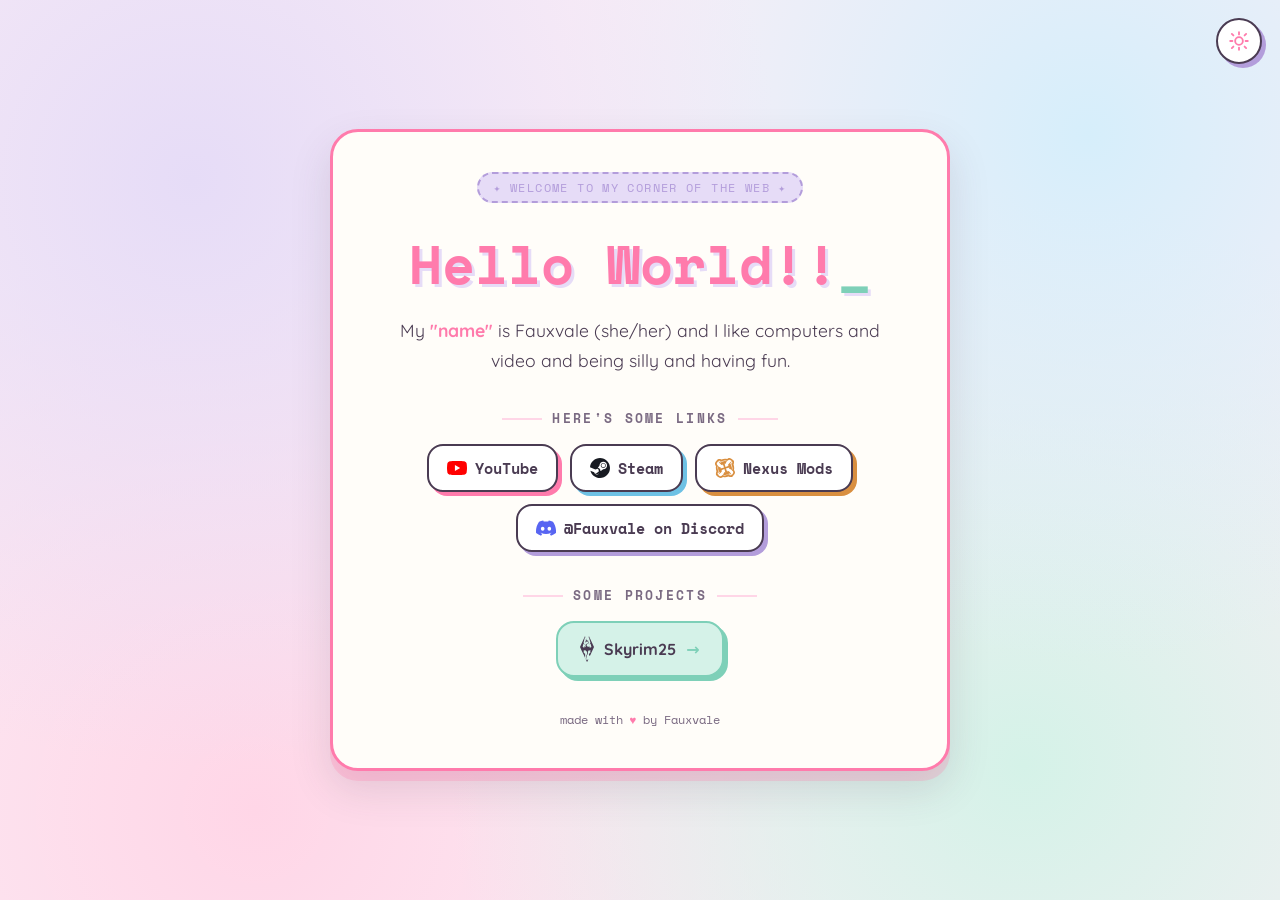
<file: index.html>
<!DOCTYPE html>
<html lang="en">
<head>
<meta charset="UTF-8" />
<meta name="viewport" content="width=device-width, initial-scale=1.0" />
<title>Fauxvale — Hello World!!</title>
<link rel="preconnect" href="https://fonts.googleapis.com" />
<link rel="preconnect" href="https://fonts.gstatic.com" crossorigin />
<link href="https://fonts.googleapis.com/css2?family=Quicksand:wght@400;500;700&family=Space+Mono:wght@400;700&display=swap" rel="stylesheet" />
<script>
  // Runs before first paint so the page never flashes the wrong theme.
  (function () {
    var storageKey = "fauxvale-color-scheme";
    var saved = null;
    try {
      saved = localStorage.getItem(storageKey);
    } catch (error) {
      // Private browsing can throw; fall back to the OS preference.
    }
    var theme = saved === "light" || saved === "dark"
      ? saved
      : (window.matchMedia && window.matchMedia("(prefers-color-scheme: dark)").matches ? "dark" : "light");
    document.documentElement.setAttribute("data-theme", theme);
  })();
</script>
<style>
  :root {
    color-scheme: light;
    --pink: #ff7bac;
    --pink-soft: #ffd6e7;
    --lilac: #b39ddb;
    --lilac-soft: #e6dcf7;
    --mint: #7ed0b8;
    --mint-soft: #d5f2e8;
    --blue: #6ec1e4;
    --blue-soft: #d6eefb;
    --ink: #4a3b52;
    --ink-soft: #7a6a82;
    --card: #fffdf9;
    --page: #fbeef6;
    --btn-face: #fff;
    --outline: var(--ink);
    --subpage-face: var(--mint-soft);
    --subpage-border: var(--mint);
    --steam-mark: #171a21;
    --card-shadow-accent: rgba(255, 123, 172, 0.25);
    --card-shadow-ambient: rgba(74, 59, 82, 0.15);
    --logo-filter: none;
  }

  :root[data-theme="dark"] {
    color-scheme: dark;
    --pink: #f27ba6;
    --pink-soft: #4a2b3c;
    --lilac: #a892d6;
    --lilac-soft: #362f4d;
    --mint: #6cbfa6;
    --mint-soft: #24413c;
    --blue: #5fb0d1;
    --blue-soft: #22394a;
    --ink: #f2e7ee;
    --ink-soft: #a695af;
    --card: #2e2438;
    --page: #1d1726;
    --btn-face: #3a2e46;
    --outline: #63516f;
    /* Projects drop the green face at night and keep mint only as the shadow accent. */
    --subpage-face: #3a2e46;
    --subpage-border: #63516f;
    --steam-mark: #c7d5e0;
    --card-shadow-accent: rgba(242, 123, 166, 0.28);
    --card-shadow-ambient: rgba(0, 0, 0, 0.45);
    --logo-filter: brightness(0) invert(0.88);
  }

  * { box-sizing: border-box; }

  body {
    margin: 0;
    min-height: 100vh;
    display: flex;
    align-items: center;
    justify-content: center;
    padding: 32px 16px;
    font-family: "Quicksand", "Segoe UI", system-ui, sans-serif;
    color: var(--ink);
    background:
      radial-gradient(circle at 15% 20%, var(--lilac-soft) 0%, transparent 45%),
      radial-gradient(circle at 85% 15%, var(--blue-soft) 0%, transparent 40%),
      radial-gradient(circle at 80% 85%, var(--mint-soft) 0%, transparent 45%),
      radial-gradient(circle at 20% 90%, var(--pink-soft) 0%, transparent 45%),
      var(--page);
  }

  .card {
    width: 100%;
    max-width: 620px;
    background: var(--card);
    border: 3px solid var(--pink);
    border-radius: 28px;
    box-shadow: 0 10px 0 var(--card-shadow-accent), 0 18px 40px var(--card-shadow-ambient);
    padding: 40px 36px;
    text-align: center;
  }

  .badge {
    display: inline-block;
    font-family: "Space Mono", "Courier New", monospace;
    font-size: 0.72rem;
    letter-spacing: 0.12em;
    text-transform: uppercase;
    background: var(--lilac-soft);
    color: var(--lilac);
    border: 2px dashed var(--lilac);
    border-radius: 999px;
    padding: 5px 14px;
    margin-bottom: 20px;
  }

  h1 {
    font-family: "Space Mono", "Courier New", monospace;
    font-size: clamp(2.4rem, 8vw, 3.4rem);
    margin: 0 0 4px;
    color: var(--pink);
    text-shadow: 3px 3px 0 var(--lilac-soft);
  }

  .blink {
    animation: blink 1.1s steps(2, start) infinite;
    color: var(--mint);
  }
  @keyframes blink { to { visibility: hidden; } }

  .intro {
    font-size: 1.1rem;
    line-height: 1.7;
    margin: 12px auto 4px;
    max-width: 480px;
  }
  .intro .accent { color: var(--pink); font-weight: bold; }

  .section-title {
    font-family: "Space Mono", "Courier New", monospace;
    font-size: 0.8rem;
    letter-spacing: 0.18em;
    text-transform: uppercase;
    color: var(--ink-soft);
    margin: 34px 0 16px;
    position: relative;
    display: flex;
    align-items: center;
    justify-content: center;
  }
  .section-title::before,
  .section-title::after {
    content: "";
    flex: 0 1 40px;
    height: 2px;
    margin: 0 10px;
    background: var(--pink-soft);
  }

  .links {
    display: flex;
    flex-wrap: wrap;
    gap: 12px;
    justify-content: center;
  }

  .link-btn {
    display: inline-flex;
    align-items: center;
    gap: 8px;
    font-family: "Space Mono", "Courier New", monospace;
    font-size: 0.95rem;
    font-weight: bold;
    text-decoration: none;
    color: var(--ink);
    background: var(--btn-face);
    border: 2.5px solid var(--outline);
    border-radius: 16px;
    padding: 11px 18px;
    box-shadow: 4px 4px 0 var(--btn-shadow, var(--pink));
    transition: transform 0.12s ease, box-shadow 0.12s ease;
  }
  .link-btn:hover {
    transform: translate(-2px, -2px);
    box-shadow: 6px 6px 0 var(--btn-shadow, var(--pink));
  }
  .link-btn:active {
    transform: translate(2px, 2px);
    box-shadow: 1px 1px 0 var(--btn-shadow, var(--pink));
  }
  .link-btn .icon { width: 20px; height: 20px; flex-shrink: 0; display: block; }

  /* The Steam mark ships as near-black; a rule outranks the inline fill attribute. */
  .steam .icon path { fill: var(--steam-mark); }

  .yt { --btn-shadow: var(--pink); }
  .steam { --btn-shadow: var(--blue); }
  .nexus { --btn-shadow: #D98F40; }
  .discord { --btn-shadow: var(--lilac); }

  .subpages {
    display: flex;
    flex-direction: column;
    gap: 12px;
    align-items: center;
  }
  .subpage-link {
    display: inline-flex;
    align-items: center;
    gap: 10px;
    text-decoration: none;
    font-weight: bold;
    color: var(--ink);
    background: var(--subpage-face);
    border: 2.5px solid var(--subpage-border);
    border-radius: 18px;
    padding: 13px 22px;
    box-shadow: 4px 4px 0 var(--mint);
    transition: transform 0.12s ease, box-shadow 0.12s ease;
  }
  .subpage-link:hover {
    transform: translate(-2px, -2px);
    box-shadow: 6px 6px 0 var(--mint);
  }
  .subpage-link .arrow { color: var(--mint); }
  /* External SVG, so CSS can't reach its dark internals — flatten it to cream instead. */
  .subpage-link .icon { width: auto; height: 26px; flex-shrink: 0; display: block; filter: var(--logo-filter); }
  .subpage-item { display: flex; flex-direction: column; align-items: center; gap: 4px; }
  .subpage-caption {
    font-family: "Space Mono", "Courier New", monospace;
    font-size: 0.68rem;
    color: var(--ink-soft);
  }

  .theme-toggle {
    position: fixed;
    top: 18px;
    right: 18px;
    z-index: 10;
    width: 46px;
    height: 46px;
    display: inline-flex;
    align-items: center;
    justify-content: center;
    padding: 0;
    color: var(--ink);
    background: var(--btn-face);
    border: 2.5px solid var(--outline);
    border-radius: 50%;
    box-shadow: 4px 4px 0 var(--lilac);
    cursor: pointer;
    transition: transform 0.12s ease, box-shadow 0.12s ease;
  }
  .theme-toggle:hover {
    transform: translate(-2px, -2px);
    box-shadow: 6px 6px 0 var(--lilac);
  }
  .theme-toggle:active {
    transform: translate(2px, 2px);
    box-shadow: 1px 1px 0 var(--lilac);
  }
  .theme-toggle .icon {
    width: 22px;
    height: 22px;
    display: block;
    fill: none;
    stroke: currentColor;
    stroke-width: 2;
    stroke-linecap: round;
    stroke-linejoin: round;
  }
  /* Show the icon for the theme that's currently on: sun by day, moon by night. */
  :root[data-theme="dark"] .theme-toggle .sun,
  :root:not([data-theme="dark"]) .theme-toggle .moon { display: none; }
  :root[data-theme="dark"] .theme-toggle .moon { color: var(--lilac); }
  :root:not([data-theme="dark"]) .theme-toggle .sun { color: var(--pink); }

  @media (prefers-reduced-motion: reduce) {
    .theme-toggle { transition: none; }
    .theme-toggle:hover, .theme-toggle:active { transform: none; }
  }

  @media (max-width: 420px) {
    .theme-toggle { top: 10px; right: 10px; }
  }

  footer {
    margin-top: 34px;
    font-family: "Space Mono", "Courier New", monospace;
    font-size: 0.72rem;
    color: var(--ink-soft);
  }
  footer .heart { color: var(--pink); }
</style>
</head>
<body>
  <button type="button" class="theme-toggle" aria-label="Switch to dark theme">
    <svg class="icon sun" viewBox="0 0 24 24" aria-hidden="true" focusable="false">
      <circle cx="12" cy="12" r="4.2" />
      <path d="M12 2.4v2.4M12 19.2v2.4M4.2 4.2l1.7 1.7M18.1 18.1l1.7 1.7M2.4 12h2.4M19.2 12h2.4M4.2 19.8l1.7-1.7M18.1 5.9l1.7-1.7" />
    </svg>
    <svg class="icon moon" viewBox="0 0 24 24" aria-hidden="true" focusable="false">
      <path d="M20.5 14.3A8.6 8.6 0 0 1 9.7 3.5a8.6 8.6 0 1 0 10.8 10.8z" />
    </svg>
  </button>

  <main class="card">
    <span class="badge">✦ welcome to my corner of the web ✦</span>

    <h1>Hello World!!<span class="blink">_</span></h1>

    <p class="intro">
      My <span class="accent">"name"</span> is Fauxvale (she/her) and I like
      computers and video and being silly and having fun.
    </p>

    <h2 class="section-title">Here's some links</h2>
    <div class="links">
      <a class="link-btn yt" href="https://www.youtube.com/@Fauxvale" target="_blank" rel="noopener noreferrer">
        <svg class="icon" viewBox="0 0 24 24" aria-hidden="true" focusable="false"><path fill="#FF0000" d="M23.5 6.2a3 3 0 0 0-2.1-2.1C19.5 3.5 12 3.5 12 3.5s-7.5 0-9.4.6A3 3 0 0 0 .5 6.2 31.4 31.4 0 0 0 0 12a31.4 31.4 0 0 0 .5 5.8 3 3 0 0 0 2.1 2.1c1.9.6 9.4.6 9.4.6s7.5 0 9.4-.6a3 3 0 0 0 2.1-2.1A31.4 31.4 0 0 0 24 12a31.4 31.4 0 0 0-.5-5.8zM9.5 15.6V8.4l6.3 3.6-6.3 3.6z"/></svg> YouTube
      </a>
      <a class="link-btn steam" href="https://steamcommunity.com/id/Fauxvale/" target="_blank" rel="noopener noreferrer">
        <svg class="icon" viewBox="0 0 24 24" aria-hidden="true" focusable="false"><path fill="#171a21" d="M11.98 0C5.68 0 .51 4.86.02 11.04l6.43 2.66c.55-.37 1.2-.59 1.91-.59h.19l2.86-4.14v-.06c0-2.5 2.03-4.52 4.53-4.52s4.52 2.03 4.52 4.53-2.03 4.52-4.52 4.52h-.1l-4.08 2.91v.16c0 1.87-1.52 3.4-3.39 3.4-1.64 0-3.02-1.18-3.33-2.73L.44 15.27C1.86 20.31 6.49 24 11.98 24c6.63 0 12-5.37 12-12S18.61 0 11.98 0zM7.54 18.21l-1.47-.61c.26.54.71 1 1.31 1.25.94.4 2 .4 2.93 0 .94-.4 1.68-1.15 1.98-2.09.3-.94.32-2-.08-2.93-.4-.94-1.15-1.68-2.09-1.98-.94-.3-1.99-.32-2.93.08l1.48.61c.75.31 1.31.9 1.62 1.64.3.74.32 1.58.08 2.31zm11.42-9.3c0-1.67-1.36-3.02-3.02-3.02-1.66 0-3.01 1.35-3.01 3.02 0 1.66 1.35 3.01 3.01 3.01 1.66 0 3.02-1.35 3.02-3.01zm-5.28 0c0-1.25 1.02-2.27 2.27-2.27s2.27 1.02 2.27 2.27-1.02 2.26-2.27 2.26-2.27-1.01-2.27-2.26z"/></svg> Steam
      </a>
      <a class="link-btn nexus" href="https://www.nexusmods.com/profile/Fauxvale" target="_blank" rel="noopener noreferrer">
        <svg class="icon" viewBox="0 0 24 24" aria-hidden="true" focusable="false"><path fill="#D98F40" d="M17.376 0c-.993 0-2.18.686-2.907 1.182-1.676-.36-4.036-.545-6.787.635-1.365-.513-2.425-.562-3.32-.488a2.16 2.16 0 0 0-1.27.429c-.33.22-2.788 2.69-3.069 4.652C-.15 7.508.68 8.932 1.218 9.718c-.44 1.76-.2 4.572.517 6.188-.353 1.041-.713 2.089-.664 3.205.01.584.061 1.188.398 1.684C1.72 21.19 4.528 24 6.545 24c.957 0 1.93-.428 3.07-1.24 2.16.383 4.402.348 6.448-.532 2.573 1.001 4.224.625 4.84.162.587-.457 2.826-2.915 3.07-4.622.1-.672-.023-1.638-1.226-3.397a10.983 10.983 0 0 0-.501-6.455c.396-1.069.673-2.188.59-3.337-.015-.68-.221-1.167-.487-1.507-.209-.335-2.415-2.39-4.028-2.91A3.105 3.105 0 0 0 17.376 0m-.03 2.082c.65.015 2.155 1.093 3.01 1.906l.355.34c-.959-.163-2.125.428-3.26 1.55a10.28 10.28 0 0 0-1.358 1.595c-.28.384-.517.768-.753 1.285l1.18.635-3.895 1.477-1.122-4.18 1.033.547c1.358-3.102 2.524-3.973 3.232-4.416h.015a5.12 5.12 0 0 1 1.49-.724zM12 3.065a8.932 8.932 0 0 1 2.22.279 7.67 7.67 0 0 0-.42.488 8.403 8.403 0 0 0-1.8-.196 8.336 8.336 0 0 0-5.897 2.432 7.86 7.86 0 0 1-.37-.433A8.905 8.905 0 0 1 12 3.065m-7.076.305c.71-.002 1.309.127 2.2.466a9.526 9.526 0 0 0-1.713 1.337c-.327-.542-.624-1.156-.488-1.803m-.606.042c-.162.96.428 2.126 1.55 3.264.457.487 1.003.945 1.594 1.358.383.281.767.517 1.283.754l.62-1.182 1.49 3.914-4.176 1.122.546-1.033c-3.099-1.36-3.969-2.526-4.412-3.235v-.015a5.144 5.144 0 0 1-.723-1.491l-.015-.074c.015-.65 1.092-2.156 1.904-3.013Zm16.035 1.483a1.259 1.259 0 0 1 .26.015l.14.023a5.05 5.05 0 0 1-.13 1.137v.015c-.1.383-.228.765-.377 1.148a9.526 9.526 0 0 0-1.346-1.776c.547-.357 1.051-.546 1.453-.562M18.43 5.8a8.903 8.903 0 0 1 2.506 6.2 8.937 8.937 0 0 1-.27 2.183 7.658 7.658 0 0 0-.488-.425A8.407 8.407 0 0 0 20.364 12 8.334 8.334 0 0 0 18 6.173a7.904 7.904 0 0 1 .429-.373M3.315 9.905c.157.148.319.29.488.425A8.417 8.417 0 0 0 3.636 12c0 2.248.887 4.286 2.327 5.788a8.11 8.11 0 0 1-.426.376A8.902 8.902 0 0 1 3.065 12a8.937 8.937 0 0 1 .25-2.095m13.988 1.541-.546 1.034c3.098 1.359 3.969 2.526 4.412 3.235v.014c.34.488.575.99.723 1.492l.014.074c-.014.65-1.092 2.156-1.903 3.013l-.34.354c.163-.96-.427-2.127-1.549-3.264a10.298 10.298 0 0 0-1.594-1.359 7.008 7.008 0 0 0-1.283-.753l-.605 1.152-1.505-3.87zm-6.006 1.684 1.121 4.18-1.033-.547c-1.357 3.102-2.523 3.973-3.231 4.416h-.015c-.487.34-.989.576-1.49.724l-.074.015c-.65-.015-2.154-1.093-3.01-1.906l-.354-.34c.959.163 2.124-.428 3.26-1.55.488-.458.945-1.004 1.358-1.595.28-.384.517-.768.753-1.285l-1.166-.635ZM3.72 16.663A9.526 9.526 0 0 0 5.086 18.5c-.697.47-1.33.665-1.777.59l-.138-.024c0-.367.038-.748.128-1.137v-.015c.11-.417.254-.835.42-1.252m14.131 1.314c.129.14.253.283.372.43A8.904 8.904 0 0 1 12 20.936a8.932 8.932 0 0 1-2.282-.296 7.757 7.757 0 0 0 .417-.487 8.335 8.335 0 0 0 7.716-2.175m.696.889c.43.666.607 1.267.534 1.698l-.023.138a5.034 5.034 0 0 1-1.136-.128h-.014a10.718 10.718 0 0 1-1.114-.366 9.526 9.526 0 0 0 1.753-1.342"/></svg> Nexus Mods
      </a>
      <a class="link-btn discord" href="https://discord.com/app" target="_blank" rel="noopener noreferrer">
        <svg class="icon" viewBox="0 0 24 24" aria-hidden="true" focusable="false"><path fill="#5865F2" d="M20.32 4.37A19.8 19.8 0 0 0 15.43 3a.07.07 0 0 0-.08.04c-.21.38-.44.87-.61 1.25a18.3 18.3 0 0 0-5.48 0 12.6 12.6 0 0 0-.62-1.25.07.07 0 0 0-.08-.04A19.7 19.7 0 0 0 3.68 4.37a.06.06 0 0 0-.03.03C.53 9.05-.32 13.58.1 18.06a.08.08 0 0 0 .03.06 19.9 19.9 0 0 0 6 3.03.08.08 0 0 0 .08-.03c.46-.63.87-1.3 1.23-2a.08.08 0 0 0-.04-.1 13.1 13.1 0 0 1-1.87-.9.08.08 0 0 1 0-.13l.37-.29a.07.07 0 0 1 .08 0 14.2 14.2 0 0 0 12.06 0 .07.07 0 0 1 .08 0l.37.3a.08.08 0 0 1 0 .12c-.6.35-1.22.65-1.87.9a.08.08 0 0 0-.04.1c.36.7.78 1.36 1.23 2a.08.08 0 0 0 .08.03 19.8 19.8 0 0 0 6.02-3.03.08.08 0 0 0 .03-.05c.5-5.18-.84-9.67-3.55-13.66a.06.06 0 0 0-.03-.03zM8.02 15.33c-1.18 0-2.16-1.09-2.16-2.42s.96-2.42 2.16-2.42c1.21 0 2.18 1.1 2.16 2.42 0 1.33-.96 2.42-2.16 2.42zm7.97 0c-1.18 0-2.15-1.09-2.15-2.42s.95-2.42 2.15-2.42c1.22 0 2.19 1.1 2.16 2.42 0 1.33-.94 2.42-2.16 2.42z"/></svg> @Fauxvale on Discord
      </a>
    </div>

    <h2 class="section-title">Some Projects</h2>
    <div class="subpages">
      <a class="subpage-link" href="https://www.nexusmods.com/skyrimspecialedition/mods/161779" target="_blank" rel="noopener noreferrer">
        <img class="icon" src="assets/skyrim-logo.svg" alt="Skyrim logo"> Skyrim25 <span class="arrow">→</span>
      </a>
    </div>

    <footer>made with <span class="heart">♥</span> by Fauxvale</footer>
  </main>

  <script>
    (function () {
      var storageKey = "fauxvale-color-scheme";
      var toggle = document.querySelector(".theme-toggle");
      var root = document.documentElement;
      var osPrefersDark = window.matchMedia("(prefers-color-scheme: dark)");

      function applyTheme(theme) {
        root.setAttribute("data-theme", theme);
        // The icon shows the active theme, so spell the action out for screen readers.
        toggle.setAttribute("aria-label", theme === "dark" ? "Switch to light theme" : "Switch to dark theme");
      }

      // The head script already picked the starting theme; sync the label to it.
      applyTheme(root.getAttribute("data-theme") === "dark" ? "dark" : "light");

      toggle.addEventListener("click", function () {
        var next = root.getAttribute("data-theme") === "dark" ? "light" : "dark";
        applyTheme(next);
        try {
          localStorage.setItem(storageKey, next);
        } catch (error) {
          // Storage can fail in private browsing; the theme still applies for this visit.
        }
      });

      // Follow the OS while the visitor hasn't made an explicit choice.
      osPrefersDark.addEventListener("change", function (event) {
        var saved = null;
        try {
          saved = localStorage.getItem(storageKey);
        } catch (error) {
          saved = null;
        }
        if (saved !== "light" && saved !== "dark") {
          applyTheme(event.matches ? "dark" : "light");
        }
      });
    })();
  </script>
</body>
</html>
</file>
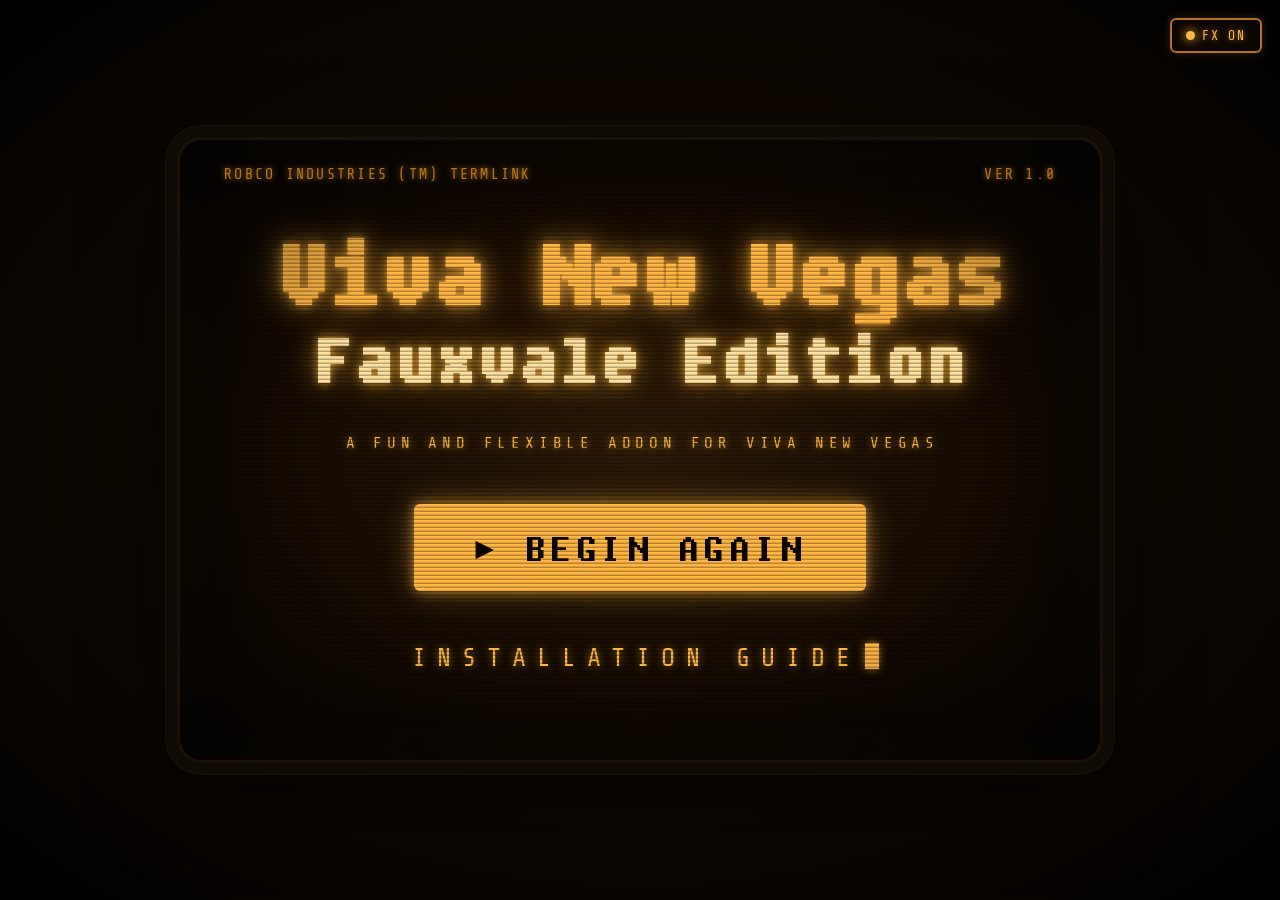
<file: viva-new-vegas-fauxvale-edition/index.html>
<!DOCTYPE html>
<html lang="en">
<head>
<meta charset="UTF-8" />
<meta name="viewport" content="width=device-width, initial-scale=1.0" />
<title>Viva New Vegas - Fauxvale Edition - Installation Guide</title>
<!-- Sets data-crt before first paint so FX never flash on when disabled. -->
<script src="crt.js"></script>
<link rel="preconnect" href="https://fonts.googleapis.com" />
<link rel="preconnect" href="https://fonts.gstatic.com" crossorigin />
<link href="https://fonts.googleapis.com/css2?family=Share+Tech+Mono&family=VT323&display=swap" rel="stylesheet" />
<link rel="stylesheet" href="crt.css" />
<style>
  :root {
    /* Vault-Tec amber terminal palette */
    --phosphor: #ffb642;
    --phosphor-dim: #b9741a;
    --phosphor-glow: rgba(255, 182, 66, 0.65);
    --phosphor-faint: rgba(255, 182, 66, 0.14);
    --amber: #ffdf9e;
    --screen: #140a02;
    --screen-deep: #0a0500;
    --bezel: #1c1108;
    /* crt.css overrides these when FX are toggled off. */
    --glow: 1;
    --font-display: "Fixedsys", "VT323", monospace;
    --display-scale: 1;
  }

  * { box-sizing: border-box; }

  html, body {
    margin: 0;
    height: 100%;
  }

  body {
    background: radial-gradient(ellipse at center, #1b0d06 0%, #0a0500 70%, #000 100%);
    color: var(--phosphor);
    font-family: "Share Tech Mono", monospace;
    min-height: 100%;
    display: flex;
    align-items: center;
    justify-content: center;
    padding: 24px;
    overflow: hidden;
  }

  /* The CRT screen container */
  .terminal {
    position: relative;
    width: min(920px, 100%);
    min-height: min(620px, 88vh);
    padding: clamp(28px, 6vw, 72px);
    background:
      radial-gradient(ellipse at center, rgba(48, 28, 8, 0.9) 0%, var(--screen) 60%, var(--screen-deep) 100%);
    border-radius: 22px;
    box-shadow:
      0 0 0 3px var(--bezel),
      0 0 0 14px #100a05,
      0 0 0 15px rgba(255, 182, 66, 0.08),
      0 30px 90px rgba(0, 0, 0, 0.9),
      inset 0 0 120px rgba(0, 0, 0, 0.9),
      inset 0 0 60px rgba(255, 182, 66, 0.08);
    display: flex;
    flex-direction: column;
    align-items: center;
    justify-content: center;
    text-align: center;
    overflow: hidden;
    animation: flicker 5s infinite steps(60);
  }

  /* Curved-glass vignette */
  .terminal::before {
    content: "";
    position: absolute;
    inset: 0;
    border-radius: 22px;
    background: radial-gradient(ellipse at center, transparent 55%, rgba(0, 0, 0, 0.55) 100%);
    pointer-events: none;
    z-index: 3;
  }

  /* Scanlines + flowing scan sweep */
  .terminal::after {
    content: "";
    position: absolute;
    inset: 0;
    border-radius: 22px;
    background:
      repeating-linear-gradient(
        to bottom,
        rgba(0, 0, 0, 0) 0px,
        rgba(0, 0, 0, 0) 2px,
        rgba(0, 0, 0, 0.28) 3px,
        rgba(0, 0, 0, 0.28) 4px
      );
    pointer-events: none;
    z-index: 4;
    mix-blend-mode: multiply;
  }

  /* Moving horizontal scan glow */
  .scan-sweep {
    position: absolute;
    left: 0;
    right: 0;
    height: 140px;
    top: -140px;
    background: linear-gradient(to bottom, transparent, rgba(255, 182, 66, 0.10), transparent);
    pointer-events: none;
    z-index: 5;
    animation: sweep 6s linear infinite;
  }

  .content {
    position: relative;
    z-index: 2;
    width: 100%;
  }

  .status-bar {
    position: absolute;
    top: clamp(14px, 3vw, 26px);
    left: clamp(20px, 5vw, 44px);
    right: clamp(20px, 5vw, 44px);
    display: flex;
    justify-content: space-between;
    font-size: clamp(11px, 1.5vw, 15px);
    letter-spacing: 0.15em;
    color: var(--phosphor-dim);
    text-shadow: 0 0 calc(6px * var(--glow)) var(--phosphor-glow);
    z-index: 6;
  }

  .title {
    font-family: var(--font-display);
    line-height: 0.92;
    text-shadow:
      0 0 calc(8px * var(--glow)) var(--phosphor-glow),
      0 0 calc(24px * var(--glow)) var(--phosphor-glow),
      0 0 calc(48px * var(--glow)) rgba(255, 182, 66, 0.4);
    margin: 0;
  }

  .title .line1 {
    display: block;
    font-size: calc(clamp(42px, 10vw, 100px) * var(--display-scale));
    letter-spacing: 0.02em;
  }

  .title .line2 {
    display: block;
    font-size: calc(clamp(30px, 7.5vw, 74px) * var(--display-scale));
    color: var(--amber);
    text-shadow:
      0 0 calc(8px * var(--glow)) rgba(255, 182, 66, 0.7),
      0 0 calc(24px * var(--glow)) rgba(255, 182, 66, 0.5),
      0 0 calc(48px * var(--glow)) rgba(255, 182, 66, 0.3);
    letter-spacing: 0.04em;
    margin-top: 0.08em;
  }

  .divider {
    width: min(420px, 80%);
    height: 2px;
    margin: clamp(22px, 4vw, 40px) auto clamp(16px, 3vw, 26px);
    background: linear-gradient(to right, transparent, var(--phosphor-dim), transparent);
    box-shadow: 0 0 calc(8px * var(--glow)) var(--phosphor-glow);
  }

  .subtitle {
    font-family: "Share Tech Mono", monospace;
    font-size: clamp(15px, 3vw, 26px);
    letter-spacing: 0.42em;
    text-indent: 0.42em;
    margin: 0 0 clamp(30px, 6vw, 52px);
    color: var(--phosphor);
    text-shadow: 0 0 calc(8px * var(--glow)) var(--phosphor-glow);
    text-transform: uppercase;
  }

  .subtitle-below {
    margin: clamp(30px, 6vw, 52px) 0 0;
  }

  .subtitle-tagline {
    font-size: clamp(11px, 2vw, 16px);
    letter-spacing: 0.3em;
    text-indent: 0.3em;
    margin-top: clamp(22px, 4vw, 40px);
  }

  .begin-btn {
    position: relative;
    display: inline-flex;
    align-items: center;
    gap: 0.6em;
    font-family: var(--font-display);
    font-size: calc(clamp(26px, 5vw, 44px) * var(--display-scale));
    letter-spacing: 0.08em;
    padding: clamp(12px, 2vw, 18px) clamp(30px, 6vw, 58px);
    color: var(--screen-deep);
    background: var(--phosphor);
    border: 3px solid var(--phosphor);
    border-radius: 6px;
    cursor: pointer;
    text-decoration: none;
    text-transform: uppercase;
    box-shadow:
      0 0 calc(12px * var(--glow)) var(--phosphor-glow),
      0 0 calc(32px * var(--glow)) rgba(255, 182, 66, 0.4);
    transition: transform 0.08s ease, box-shadow 0.2s ease, background 0.2s ease;
    animation: pulse 2.4s ease-in-out infinite;
  }

  .begin-btn::before {
    content: "▶";
    font-size: 0.7em;
  }

  .begin-btn:hover,
  .begin-btn:focus-visible {
    background: var(--amber);
    border-color: var(--amber);
    outline: none;
    box-shadow:
      0 0 calc(16px * var(--glow)) rgba(255, 182, 66, 0.8),
      0 0 calc(44px * var(--glow)) rgba(255, 182, 66, 0.45);
  }

  .begin-btn:active {
    transform: translateY(2px) scale(0.98);
  }

  .cursor {
    display: inline-block;
    width: 0.55em;
    height: 1em;
    background: var(--phosphor);
    margin-left: 0.15em;
    vertical-align: -0.12em;
    box-shadow: 0 0 calc(8px * var(--glow)) var(--phosphor-glow);
    animation: blink 1.1s steps(2) infinite;
  }

  @keyframes blink {
    0%, 50% { opacity: 1; }
    50.01%, 100% { opacity: 0; }
  }

  @keyframes pulse {
    0%, 100% { box-shadow: 0 0 calc(12px * var(--glow)) var(--phosphor-glow), 0 0 calc(32px * var(--glow)) rgba(255, 182, 66, 0.35); }
    50% { box-shadow: 0 0 calc(20px * var(--glow)) var(--phosphor-glow), 0 0 calc(52px * var(--glow)) rgba(255, 182, 66, 0.6); }
  }

  @keyframes sweep {
    0% { top: -140px; }
    100% { top: 100%; }
  }

  @keyframes flicker {
    0%, 100% { opacity: 1; }
    96% { opacity: 1; }
    97% { opacity: 0.82; }
    98% { opacity: 1; }
    99% { opacity: 0.9; }
  }

  @media (prefers-reduced-motion: reduce) {
    .terminal, .begin-btn, .scan-sweep, .cursor { animation: none; }
  }
</style>
</head>
<body>
  <button type="button" class="crt-toggle" aria-pressed="true" title="Toggle CRT / phosphor effects">
    <span class="led" aria-hidden="true"></span>
    <span>FX <span class="state"></span></span>
  </button>

  <main class="terminal">
    <div class="scan-sweep" aria-hidden="true"></div>
    <div class="status-bar" aria-hidden="true">
      <span>ROBCO INDUSTRIES (TM) TERMLINK</span>
      <span>VER 1.0</span>
    </div>

    <div class="content">
      <h1 class="title">
        <span class="line1">Viva New Vegas</span>
        <span class="line2">Fauxvale Edition</span>
      </h1>

      <p class="subtitle subtitle-tagline">A fun and flexible addon for Viva New Vegas</p>

      <a href="base-game.html" class="begin-btn">Begin Again</a>

      <p class="subtitle subtitle-below">Installation Guide<span class="cursor" aria-hidden="true"></span></p>
    </div>
  </main>
</body>
</html>
</file>
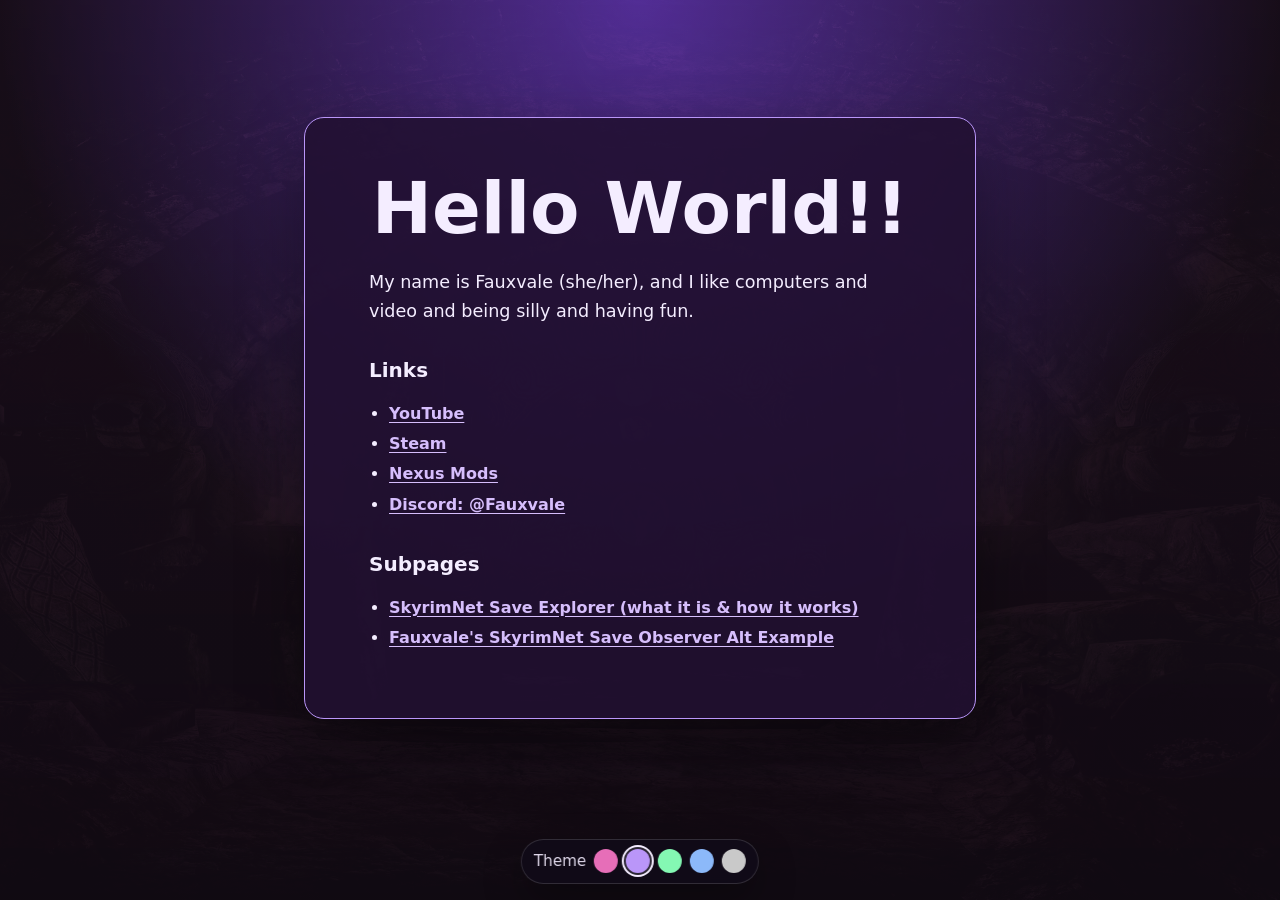
<file: index-old.html>
<!doctype html>
<html lang="en">
  <head>
    <meta charset="utf-8">
    <meta name="viewport" content="width=device-width, initial-scale=1">
    <meta name="description" content="Fauxvale's little corner of the web.">
    <title>Fauxvale</title>
    <style>
      :root {
        color-scheme: dark;
        font-family: system-ui, -apple-system, BlinkMacSystemFont, "Segoe UI", sans-serif;
        --page-bg: #1b1121;
        --page-gradient: radial-gradient(circle at top, #7e46f5, #1b1121 58%);
        --bg-image-opacity: 0.38;
        --bg-image-hue: 286deg;
        --bg-image-sat: 1.935;
        --bg-image-bright: 0.62;
        --panel-bg: rgb(34 17 49 / 88%);
        --panel-border: #ba96f9;
        --text-color: #f4edff;
        --link-color: #d6befc;
        --link-hover: #ffffff;
        --control-bg: rgb(17 11 24 / 88%);
        --control-border: rgb(255 255 255 / 14%);
        --control-active-bg: #ba96f9;
        --control-active-text: #1b1121;
        background: var(--page-bg);
        color: var(--text-color);
      }

      :root[data-theme="magenta"] {
        --page-bg: #20111e;
        --page-gradient: radial-gradient(circle at top, #852267, #20111e 55%);
        --bg-image-opacity: 0.38;
        --bg-image-hue: 326deg;
        --bg-image-sat: 2.07;
        --bg-image-bright: 0.6;
        --panel-bg: rgb(45 15 40 / 88%);
        --panel-border: #e66eb8;
        --text-color: #fef4fc;
        --link-color: #faa1da;
        --link-hover: #fff;
        --control-bg: rgb(20 8 18 / 88%);
        --control-border: rgb(255 255 255 / 14%);
        --control-active-bg: #e66eb8;
        --control-active-text: #20111e;
      }

      :root[data-theme="green"] {
        --page-bg: #112018;
        --page-gradient: radial-gradient(circle at top, #36b872, #112018 58%);
        --bg-image-opacity: 0.38;
        --bg-image-hue: 132deg;
        --bg-image-sat: 2.115;
        --bg-image-bright: 0.61;
        --panel-bg: rgb(14 37 28 / 88%);
        --panel-border: #84f8b3;
        --text-color: #f0fef6;
        --link-color: #9ff0c1;
        --link-hover: #ffffff;
        --control-bg: rgb(8 19 14 / 88%);
        --control-border: rgb(255 255 255 / 14%);
        --control-active-bg: #84f8b3;
        --control-active-text: #112018;
      }

      :root[data-theme="blue"] {
        --page-bg: #0f1a2a;
        --page-gradient: radial-gradient(circle at top, #4484ed, #0f1a2a 58%);
        --bg-image-opacity: 0.38;
        --bg-image-hue: 205deg;
        --bg-image-sat: 2.025;
        --bg-image-bright: 0.61;
        --panel-bg: rgb(12 26 46 / 88%);
        --panel-border: #8cb9f9;
        --text-color: #f0f6fe;
        --link-color: #bcd6fb;
        --link-hover: #ffffff;
        --control-bg: rgb(7 16 28 / 88%);
        --control-border: rgb(255 255 255 / 14%);
        --control-active-bg: #8cb9f9;
        --control-active-text: #0f1a2a;
      }

      :root[data-theme="grey"] {
        --page-bg: #161616;
        --page-gradient: radial-gradient(circle at top, #6a6a6a, #161616 58%);
        --bg-image-opacity: 0.32;
        --bg-image-hue: 0deg;
        --bg-image-sat: 0.15;
        --bg-image-bright: 0.78;
        --panel-bg: rgb(27 27 27 / 88%);
        --panel-border: #bdbdbd;
        --text-color: #f3f3f3;
        --link-color: #d6d6d6;
        --link-hover: #ffffff;
        --control-bg: rgb(15 15 15 / 88%);
        --control-border: rgb(255 255 255 / 14%);
        --control-active-bg: #d0d0d0;
        --control-active-text: #161616;
      }

      * { box-sizing: border-box; }

      body {
        min-height: 100vh;
        margin: 0;
        display: grid;
        place-items: center;
        padding: 2rem 2rem 6rem;
        background: var(--page-gradient);
        position: relative;
        isolation: isolate;
      }

      body::before {
        content: "";
        position: fixed;
        inset: 0;
        z-index: -2;
        background:
          linear-gradient(rgb(0 0 0 / 18%), rgb(0 0 0 / 32%)),
          url("clawdoor.png") center center / cover no-repeat;
        filter: grayscale(1) sepia(1) hue-rotate(var(--bg-image-hue)) saturate(var(--bg-image-sat)) brightness(var(--bg-image-bright));
        opacity: var(--bg-image-opacity);
        transform: scale(1.04);
        pointer-events: none;
      }

      body::after {
        content: "";
        position: fixed;
        inset: 0;
        z-index: -1;
        background: linear-gradient(rgb(0 0 0 / 6%), rgb(0 0 0 / 30%));
      }

      main {
        width: min(100%, 42rem);
        padding: clamp(1.5rem, 5vw, 3rem) clamp(2rem, 7vw, 4rem);
        border: 1px solid var(--panel-border);
        border-radius: 1.25rem;
        background: var(--panel-bg);
        box-shadow: 0 1.5rem 4rem rgb(0 0 0 / 35%);
      }

      h1 {
        font-size: clamp(2.5rem, 8vw, 4.5rem);
        margin: 0 0 .5rem;
        text-align: center;
      }
      p { font-size: 1.1rem; line-height: 1.65; }
      h2 { margin-top: 2rem; font-size: 1.25rem; }

      ul { padding-left: 1.25rem; line-height: 1.9; }
      li { font-weight: 700; }
      a { color: var(--link-color); text-underline-offset: .2em; }
      a:hover, a:focus-visible { color: var(--link-hover); }

      .theme-switcher {
        position: fixed;
        left: 50%;
        bottom: 1rem;
        z-index: 10;
        transform: translateX(-50%);
        display: flex;
        align-items: center;
        gap: .5rem;
        padding: .6rem .75rem;
        border: 1px solid var(--control-border);
        border-radius: 999px;
        background: var(--control-bg);
        backdrop-filter: blur(12px);
        box-shadow: 0 1rem 2.5rem rgb(0 0 0 / 30%);
      }

      .theme-switcher span {
        font-size: .95rem;
        opacity: .9;
      }

      .theme-switcher button {
        appearance: none;
        border: 1px solid transparent;
        border-radius: 50%;
        width: 1.5rem;
        height: 1.5rem;
        padding: 0;
        font: 0/0 sans-serif;
        color: transparent;
        cursor: pointer;
        transition: transform 120ms ease, border-color 120ms ease, box-shadow 120ms ease;
      }

      .theme-switcher button:hover,
      .theme-switcher button:focus-visible {
        transform: translateY(-1px);
        border-color: var(--control-border);
      }

      .theme-switcher button[aria-pressed="true"] {
        box-shadow: 0 0 0 2px var(--control-bg), 0 0 0 4px var(--text-color);
      }

      .theme-switcher button[data-theme="magenta"] {
        background: #e66eb8;
      }

      .theme-switcher button[data-theme="purple"] {
        background: #ba96f9;
      }

      .theme-switcher button[data-theme="green"] {
        background: #84f8b3;
      }

      .theme-switcher button[data-theme="blue"] {
        background: #8cb9f9;
      }

      .theme-switcher button[data-theme="grey"] {
        background: #c9c9c9;
      }
    </style>
  </head>
  <body>
    <main>
      <h1>Hello World!!</h1>
      <p>My name is Fauxvale (she/her), and I like computers and video and being silly and having fun.</p>

      <h2>Links</h2>
      <ul>
        <li><a href="https://www.youtube.com/@Fauxvale">YouTube</a></li>
        <li><a href="https://steamcommunity.com/id/Fauxvale/">Steam</a></li>
        <li><a href="https://www.nexusmods.com/profile/Fauxvale">Nexus Mods</a></li>
        <li><a href="https://discord.com/app" title="Discord tag: @Fauxvale">Discord: @Fauxvale</a></li>
      </ul>

      <h2>Subpages</h2>
      <ul>
        <li><a href="skyrimnet-save-explorer.html">SkyrimNet Save Explorer (what it is &amp; how it works)</a></li>
        <li><a href="http://fauxvale.github.io/skyrimnet-save-explorer-alt-example.html">Fauxvale's SkyrimNet Save Observer Alt Example</a></li>
      </ul>
    </main>

    <nav class="theme-switcher" aria-label="Color theme selector">
      <span>Theme</span>
      <button type="button" data-theme="magenta" aria-label="Magenta theme" aria-pressed="false" title="Magenta theme"></button>
      <button type="button" data-theme="purple" aria-label="Purple theme" aria-pressed="true" title="Purple theme"></button>
      <button type="button" data-theme="green" aria-label="Green theme" aria-pressed="false" title="Green theme"></button>
      <button type="button" data-theme="blue" aria-label="Blue theme" aria-pressed="false" title="Blue theme"></button>
      <button type="button" data-theme="grey" aria-label="Grey theme" aria-pressed="false" title="Grey theme"></button>
    </nav>

    <script>
      const themeButtons = document.querySelectorAll('.theme-switcher button');
      const themes = Array.from(themeButtons, (button) => button.dataset.theme);
      const defaultTheme = 'purple';
      const storageKey = 'fauxvale-theme';

      function setTheme(theme) {
        document.documentElement.setAttribute('data-theme', theme);

        // Reflect the active theme on each button for screen readers and styling.
        themeButtons.forEach((button) => {
          button.setAttribute('aria-pressed', String(button.dataset.theme === theme));
        });

        // Remember the choice so it survives a page reload.
        try {
          localStorage.setItem(storageKey, theme);
        } catch (error) {
          // Ignore storage failures (e.g. private browsing); the theme still applies.
        }
      }

      // Restore the previously chosen theme, falling back to the default.
      let savedTheme = null;
      try {
        savedTheme = localStorage.getItem(storageKey);
      } catch (error) {
        savedTheme = null;
      }
      setTheme(themes.includes(savedTheme) ? savedTheme : defaultTheme);

      themeButtons.forEach((button) => {
        button.addEventListener('click', () => setTheme(button.dataset.theme));
      });
    </script>
  </body>
</html>
</file>
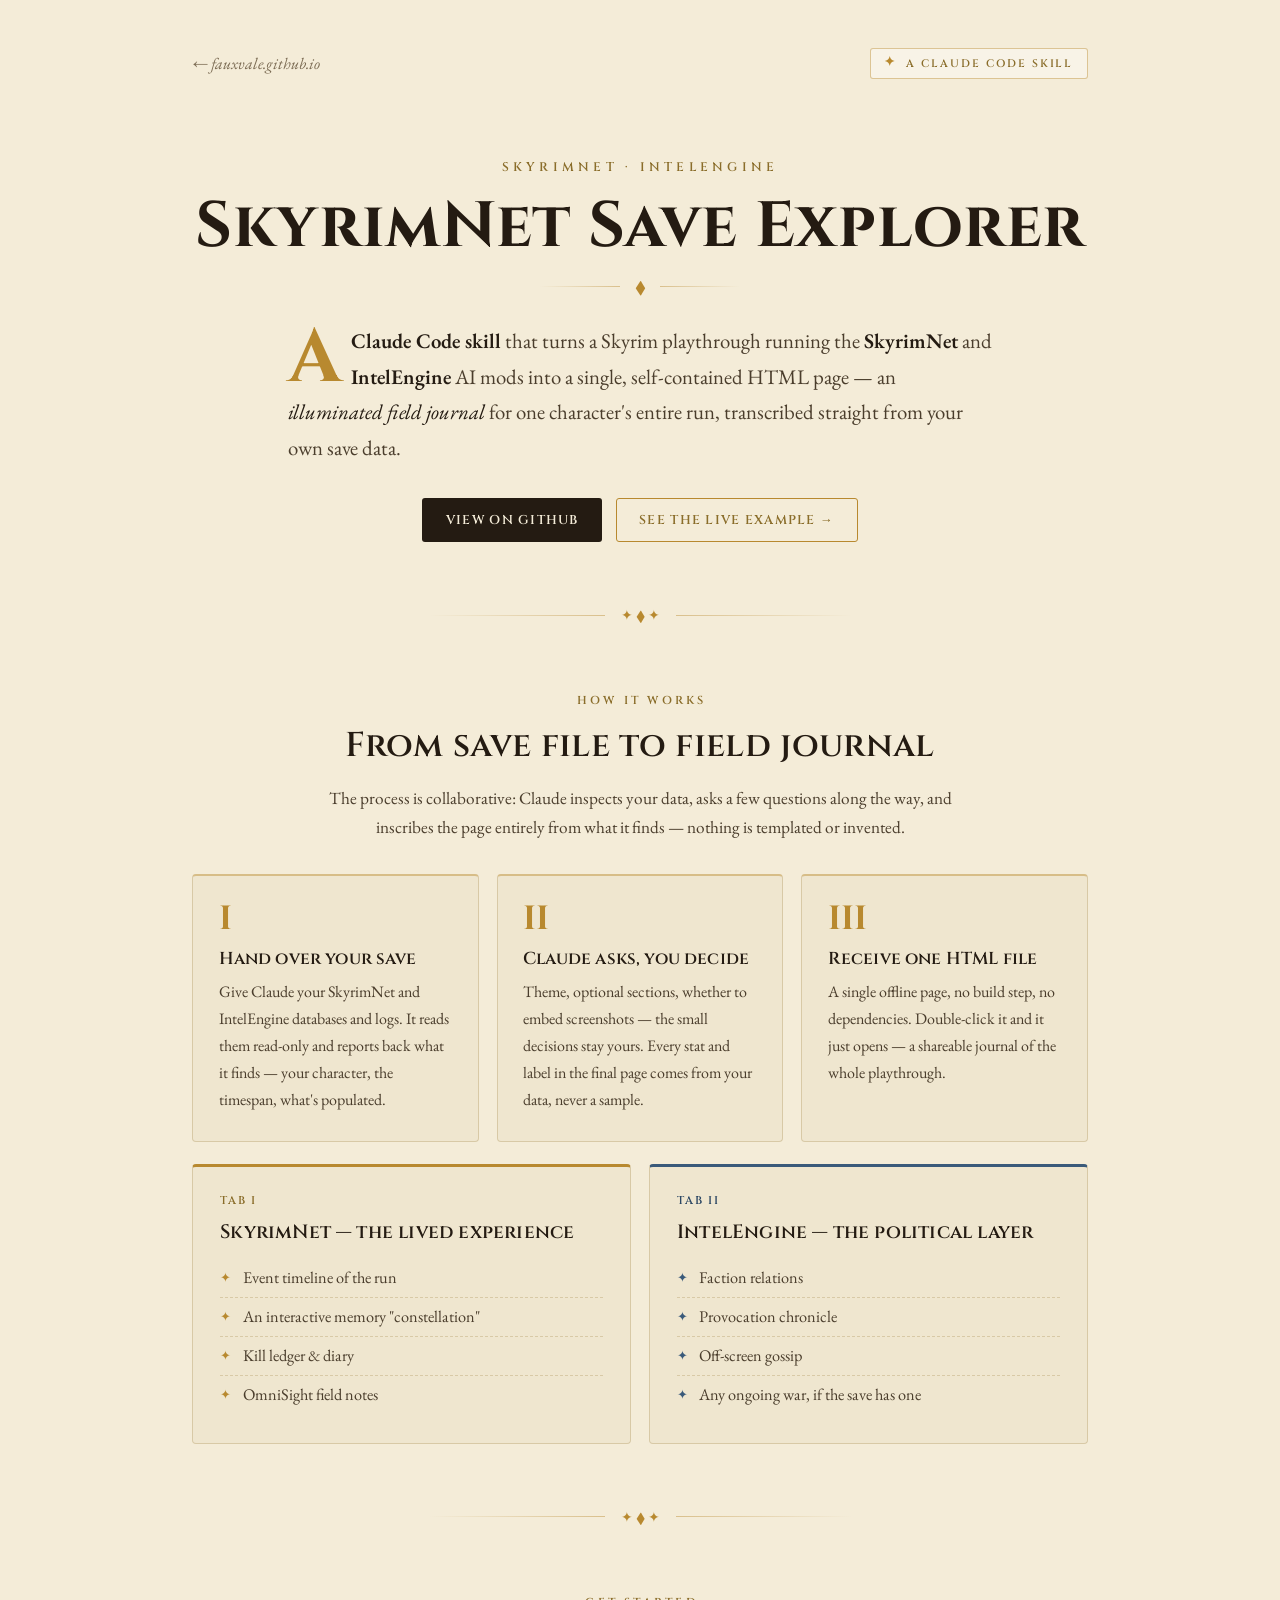
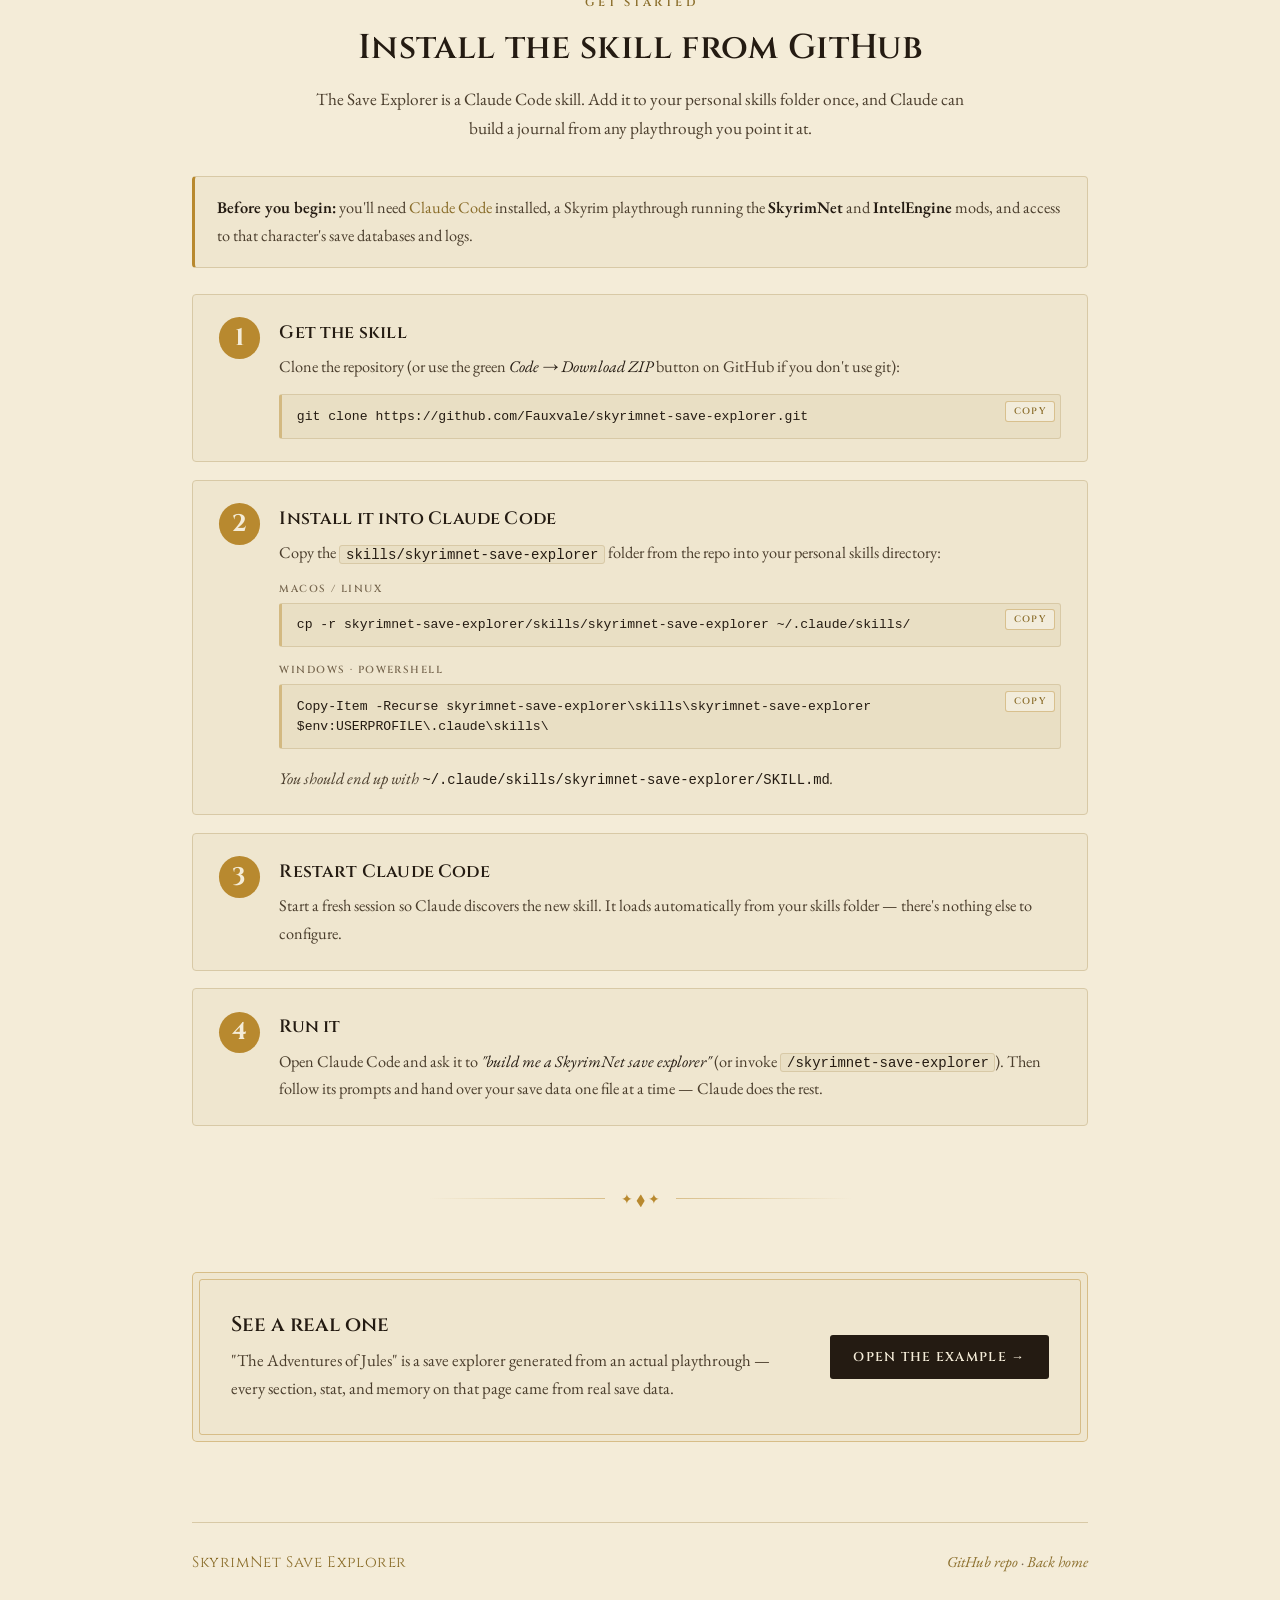
<file: skyrimnet-save-explorer.html>
<!doctype html>
<html lang="en">
  <head>
    <meta charset="utf-8">
    <meta name="viewport" content="width=device-width, initial-scale=1">
    <meta name="description" content="SkyrimNet Save Explorer — a Claude Code skill that turns a Skyrim AI-mod playthrough into an interactive, offline HTML save journal.">
    <title>SkyrimNet Save Explorer</title>
    <link rel="preconnect" href="https://fonts.googleapis.com">
    <link rel="preconnect" href="https://fonts.gstatic.com" crossorigin>
    <link href="https://fonts.googleapis.com/css2?family=Cinzel:wght@500;600;700&family=EB+Garamond:ital,wght@0,400;0,500;0,600;1,400;1,500&display=swap" rel="stylesheet">
    <style>
      :root {
        color-scheme: light;
        /* Illuminated Tome — vellum (light / primary) */
        --vellum: #f4ecd8;
        --vellum-2: #efe6cf;
        --vellum-3: #e9dfc4;
        --ink: #241b12;
        --ink-body: #4a3d2c;
        --gold: #b8892f;
        --gold-deep: #8a6d2a;
        --gold-soft: rgb(184 137 47 / 45%);
        --arcane: #3a5a7a;
        --arcane-deep: #2c4763;
        --line: #d8c9a6;
        --sepia: #7a6a52;
        --seal-bg: rgb(255 255 255 / 40%);

        --serif: "EB Garamond", Georgia, "Times New Roman", serif;
        --display: "Cinzel", "Trajan Pro", Georgia, serif;
        --mono: "SFMono-Regular", Consolas, "Liberation Mono", Menlo, monospace;

        --page-glow-1: radial-gradient(1100px 480px at 12% -12%, rgb(184 137 47 / 12%), transparent 60%);
        --page-glow-2: radial-gradient(1000px 520px at 108% 120%, rgb(58 90 122 / 10%), transparent 60%);

        font-family: var(--serif);
        margin: 0;
        background: var(--vellum);
        color: var(--ink-body);
      }

      @media (prefers-color-scheme: dark) {
        :root {
          color-scheme: dark;
          /* Illuminated Tome — midnight vellum (dark) */
          --vellum: #14100a;
          --vellum-2: #1d1710;
          --vellum-3: #241d14;
          --ink: #f1e7cf;
          --ink-body: #d9cba9;
          --gold: #c9a24a;
          --gold-deep: #d8b45f;
          --gold-soft: rgb(201 162 74 / 42%);
          --arcane: #7fa6cf;
          --arcane-deep: #9cbbdd;
          --line: #3a2f20;
          --sepia: #b9a888;
          --seal-bg: rgb(255 255 255 / 4%);

          --page-glow-1: radial-gradient(1100px 480px at 12% -12%, rgb(201 162 74 / 14%), transparent 60%);
          --page-glow-2: radial-gradient(1000px 520px at 108% 120%, rgb(127 166 207 / 12%), transparent 60%);
        }
      }

      * { box-sizing: border-box; }

      body {
        margin: 0;
        min-height: 100vh;
        background:
          var(--page-glow-1),
          var(--page-glow-2),
          var(--vellum);
      }

      a { color: var(--gold-deep); text-decoration: none; }
      a:hover, a:focus-visible { color: var(--gold); text-decoration: underline; }
      :focus-visible { outline: 2px solid var(--gold); outline-offset: 3px; border-radius: 2px; }

      .wrap {
        width: min(100%, 60rem);
        margin: 0 auto;
        padding: clamp(1.5rem, 5vw, 3rem) clamp(1.25rem, 5vw, 2rem) 5rem;
      }

      /* Header */
      header.top {
        display: flex;
        align-items: center;
        justify-content: space-between;
        gap: 1rem;
        padding-bottom: clamp(2rem, 6vw, 3.5rem);
        font-size: 1rem;
      }
      header.top a.home {
        color: var(--sepia);
        display: inline-flex;
        align-items: center;
        gap: .4rem;
        font-style: italic;
      }
      header.top a.home:hover { color: var(--ink); text-decoration: none; }

      .seal {
        display: inline-flex;
        align-items: center;
        gap: .55rem;
        font-family: var(--display);
        font-size: .68rem;
        font-weight: 600;
        letter-spacing: .18em;
        text-transform: uppercase;
        color: var(--gold-deep);
        background: var(--seal-bg);
        border: 1px solid var(--gold-soft);
        border-radius: 3px;
        padding: .45rem .85rem;
      }
      .seal .mark { color: var(--gold); font-size: .8rem; line-height: 1; }

      /* Divider */
      .rule {
        display: flex;
        align-items: center;
        justify-content: center;
        gap: 1rem;
        color: var(--gold);
        margin: clamp(2.5rem, 7vw, 4rem) 0;
      }
      .rule::before, .rule::after {
        content: "";
        height: 1px;
        width: min(11rem, 28vw);
        background: linear-gradient(90deg, transparent, var(--gold-soft));
      }
      .rule::after { background: linear-gradient(90deg, var(--gold-soft), transparent); }
      .rule .diamond { font-size: .85rem; }

      /* Hero */
      .hero { text-align: center; }
      .hero .eyebrow {
        font-family: var(--display);
        font-size: .78rem;
        font-weight: 600;
        color: var(--gold-deep);
        letter-spacing: .34em;
        text-transform: uppercase;
        margin: 0 0 1.1rem;
      }
      h1 {
        font-family: var(--display);
        font-weight: 700;
        font-size: clamp(2.3rem, 7vw, 4rem);
        line-height: 1.06;
        letter-spacing: .01em;
        margin: 0 0 .35rem;
        color: var(--ink);
        text-wrap: balance;
      }
      .hero .sub-diamond {
        display: flex;
        align-items: center;
        justify-content: center;
        gap: .9rem;
        color: var(--gold);
        margin: .9rem 0 1.6rem;
      }
      .hero .sub-diamond::before, .hero .sub-diamond::after {
        content: "";
        height: 1px; width: 5rem;
        background: linear-gradient(90deg, transparent, var(--gold-soft));
      }
      .hero .sub-diamond::after { background: linear-gradient(90deg, var(--gold-soft), transparent); }

      .tagline {
        font-size: clamp(1.1rem, 2.4vw, 1.3rem);
        color: var(--ink-body);
        max-width: 44rem;
        line-height: 1.72;
        margin: 0 auto 2rem;
        text-align: left;
      }
      .tagline::first-letter {
        font-family: var(--display);
        font-weight: 700;
        float: left;
        font-size: 3.6em;
        line-height: .72;
        padding: .12em .12em 0 0;
        color: var(--gold);
      }
      .tagline strong { color: var(--ink); font-weight: 600; }
      .tagline em { color: var(--ink); font-style: italic; }

      .cta-row {
        display: flex;
        flex-wrap: wrap;
        gap: .85rem;
        justify-content: center;
      }
      .btn {
        display: inline-flex;
        align-items: center;
        gap: .5rem;
        font-family: var(--display);
        font-size: .8rem;
        font-weight: 600;
        letter-spacing: .1em;
        text-transform: uppercase;
        padding: .8rem 1.4rem;
        border-radius: 3px;
        border: 1px solid transparent;
        transition: transform 120ms ease, background 120ms ease, color 120ms ease, border-color 120ms ease;
      }
      .btn:hover { transform: translateY(-1px); text-decoration: none; }
      .btn.primary { background: var(--ink); color: var(--vellum); }
      .btn.primary:hover { background: var(--gold-deep); color: var(--vellum); }
      .btn.ghost {
        background: transparent;
        border-color: var(--gold);
        color: var(--gold-deep);
      }
      .btn.ghost:hover { background: var(--gold-soft); color: var(--ink); }

      /* Sections */
      section { margin-top: clamp(1rem, 3vw, 1.5rem); }
      .section-head { text-align: center; margin-bottom: 2rem; }
      .section-head .kicker {
        display: inline-block;
        font-family: var(--display);
        font-size: .72rem;
        font-weight: 600;
        color: var(--gold-deep);
        letter-spacing: .28em;
        text-transform: uppercase;
        margin: 0 0 .7rem;
        margin-right: -.28em;
      }
      .section-head h2 {
        font-family: var(--display);
        font-weight: 600;
        font-size: clamp(1.5rem, 4vw, 2.15rem);
        margin: 0;
        color: var(--ink);
        letter-spacing: .01em;
        text-wrap: balance;
      }
      .section-head p {
        color: var(--ink-body);
        font-size: 1.08rem;
        line-height: 1.7;
        max-width: 42rem;
        margin: .9rem auto 0;
      }

      /* Card grid */
      .grid {
        display: grid;
        grid-template-columns: repeat(3, 1fr);
        gap: 1.1rem;
      }
      @media (max-width: 820px) { .grid { grid-template-columns: 1fr; } }

      .card {
        background: var(--vellum-2);
        border: 1px solid var(--line);
        border-top: 2px solid var(--gold-soft);
        border-radius: 4px;
        padding: 1.6rem 1.6rem 1.7rem;
      }
      .card .numeral {
        font-family: var(--display);
        font-weight: 700;
        font-size: 2.1rem;
        line-height: 1;
        color: var(--gold);
        margin: 0 0 .7rem;
      }
      .card h3 {
        font-family: var(--display);
        font-weight: 600;
        font-size: 1.08rem;
        margin: 0 0 .6rem;
        color: var(--ink);
        letter-spacing: .01em;
      }
      .card p {
        font-size: 1rem;
        line-height: 1.68;
        color: var(--ink-body);
        margin: 0;
      }
      .card p em { color: var(--ink); font-style: italic; }

      /* Two-tab manuscript pages */
      .tabs-preview {
        display: grid;
        grid-template-columns: 1fr 1fr;
        gap: 1.1rem;
        margin-top: 1.4rem;
      }
      @media (max-width: 720px) { .tabs-preview { grid-template-columns: 1fr; } }

      .tab-card {
        background: var(--vellum-2);
        border: 1px solid var(--line);
        border-radius: 4px;
        padding: 1.6rem 1.7rem 1.8rem;
        position: relative;
      }
      .tab-card.skyrimnet { border-top: 3px solid var(--gold); }
      .tab-card.intelengine { border-top: 3px solid var(--arcane); }
      .tab-card .tab-label {
        font-family: var(--display);
        font-size: .7rem;
        font-weight: 600;
        letter-spacing: .16em;
        text-transform: uppercase;
        color: var(--gold-deep);
        margin: 0 0 .7rem;
      }
      .tab-card.intelengine .tab-label { color: var(--arcane-deep); }
      .tab-card h3 {
        font-family: var(--display);
        font-weight: 600;
        margin: 0 0 .9rem;
        font-size: 1.2rem;
        color: var(--ink);
        letter-spacing: .01em;
      }
      .tab-card ul {
        margin: 0;
        padding: 0;
        list-style: none;
        color: var(--ink-body);
        font-size: 1.02rem;
        line-height: 1.5;
      }
      .tab-card li {
        padding: .42rem 0 .42rem 1.4rem;
        position: relative;
        border-bottom: 1px dashed var(--line);
      }
      .tab-card li:last-child { border-bottom: 0; }
      .tab-card li::before {
        content: "\2726";
        position: absolute;
        left: 0;
        color: var(--gold);
        font-size: .8rem;
        top: .55rem;
      }
      .tab-card.intelengine li::before { color: var(--arcane); }

      /* Install ledger */
      .install-intro {
        background: var(--vellum-2);
        border: 1px solid var(--line);
        border-left: 3px solid var(--gold);
        border-radius: 4px;
        padding: 1.1rem 1.4rem;
        margin-bottom: 1.6rem;
        font-size: 1.02rem;
        line-height: 1.7;
        color: var(--ink-body);
      }
      .install-intro strong { color: var(--ink); font-weight: 600; }

      .steps { display: flex; flex-direction: column; gap: 1.1rem; }
      .step {
        display: grid;
        grid-template-columns: auto 1fr;
        gap: 1.2rem;
        background: var(--vellum-2);
        border: 1px solid var(--line);
        border-radius: 4px;
        padding: 1.4rem 1.6rem;
      }
      .step .num {
        font-family: var(--display);
        font-weight: 700;
        font-size: 1.5rem;
        color: var(--vellum);
        background: var(--gold);
        width: 2.6rem;
        height: 2.6rem;
        border-radius: 50%;
        display: flex;
        align-items: center;
        justify-content: center;
        line-height: 1;
      }
      /* Allow the content column to shrink so long code lines can't force
         the whole grid (and page) wider than the viewport on mobile. */
      .step-body { min-width: 0; }
      .step h3 {
        font-family: var(--display);
        font-weight: 600;
        font-size: 1.12rem;
        margin: .2rem 0 .55rem;
        color: var(--ink);
        letter-spacing: .01em;
      }
      .step p {
        margin: 0 0 .85rem;
        font-size: 1.02rem;
        line-height: 1.68;
        color: var(--ink-body);
      }
      .step p:last-child { margin-bottom: 0; }
      .step p em { color: var(--ink); font-style: italic; }
      .step code.inline {
        font-family: var(--mono);
        font-size: .86em;
        background: var(--vellum-3);
        border: 1px solid var(--line);
        border-radius: 3px;
        padding: .05rem .35rem;
        color: var(--ink);
      }

      .cmd {
        margin: .4rem 0 .95rem;
      }
      .cmd:last-child { margin-bottom: 0; }
      .cmd .os {
        font-family: var(--display);
        font-size: .64rem;
        font-weight: 600;
        letter-spacing: .14em;
        text-transform: uppercase;
        color: var(--sepia);
        margin: 0 0 .3rem;
      }
      .cmd pre {
        font-family: var(--mono);
        font-size: .82rem;
        line-height: 1.55;
        color: var(--ink);
        background: var(--vellum-3);
        border: 1px solid var(--line);
        border-left: 3px solid var(--gold-soft);
        border-radius: 3px;
        padding: .7rem .9rem;
        margin: 0;
        white-space: pre-wrap;
        overflow-wrap: anywhere;
        overflow-x: auto;
      }
      /* Code block with copy button */
      .code { position: relative; }
      .code pre { padding-right: 3.6rem; }
      .copy-btn {
        position: absolute;
        top: .4rem;
        right: .4rem;
        font-family: var(--display);
        font-size: .58rem;
        font-weight: 600;
        letter-spacing: .12em;
        text-transform: uppercase;
        color: var(--gold-deep);
        background: var(--seal-bg);
        border: 1px solid var(--gold-soft);
        border-radius: 3px;
        padding: .32rem .52rem;
        cursor: pointer;
        line-height: 1;
        transition: color 120ms ease, border-color 120ms ease, background 120ms ease;
      }
      .copy-btn:hover { color: var(--ink); border-color: var(--gold); background: var(--gold-soft); }
      .copy-btn.copied {
        color: var(--arcane-deep);
        border-color: var(--arcane);
        background: transparent;
      }
      .path-note {
        font-size: .95rem;
        color: var(--sepia);
        font-style: italic;
        margin: .1rem 0 0;
      }
      .path-note code {
        font-family: var(--mono);
        font-style: normal;
        font-size: .85em;
        color: var(--ink);
      }

      /* Example callout */
      .example {
        display: flex;
        align-items: center;
        justify-content: space-between;
        flex-wrap: wrap;
        gap: 1.4rem;
        background: var(--vellum-2);
        border: 1px solid var(--gold-soft);
        border-radius: 5px;
        padding: clamp(1.6rem, 4vw, 2.4rem);
        position: relative;
      }
      .example::before {
        content: "";
        position: absolute;
        inset: .4rem;
        border: 1px solid var(--gold-soft);
        border-radius: 3px;
        pointer-events: none;
      }
      .example .copy { position: relative; }
      .example .copy h3 {
        font-family: var(--display);
        font-weight: 600;
        margin: 0 0 .5rem;
        font-size: 1.3rem;
        color: var(--ink);
      }
      .example .copy p {
        margin: 0;
        color: var(--ink-body);
        font-size: 1.05rem;
        max-width: 34rem;
        line-height: 1.65;
      }
      .example .btn { position: relative; }

      footer {
        margin-top: clamp(3rem, 8vw, 5rem);
        padding-top: 1.8rem;
        border-top: 1px solid var(--line);
        display: flex;
        flex-wrap: wrap;
        gap: 1rem;
        justify-content: space-between;
        align-items: center;
        color: var(--sepia);
        font-size: .95rem;
        font-style: italic;
      }
      footer .wordmark { font-family: var(--display); font-style: normal; letter-spacing: .04em; color: var(--gold-deep); }

      @media (prefers-reduced-motion: reduce) {
        * { transition: none !important; }
      }
    </style>
  </head>
  <body>
    <div class="wrap">
      <header class="top">
        <a class="home" href="index.html">&larr; fauxvale.github.io</a>
        <span class="seal"><span class="mark">&#10022;</span>A Claude Code Skill</span>
      </header>

      <section class="hero">
        <p class="eyebrow">SkyrimNet &middot; IntelEngine</p>
        <h1>SkyrimNet Save Explorer</h1>
        <div class="sub-diamond"><span>&#9670;</span></div>
        <p class="tagline">
          A <strong>Claude Code skill</strong> that turns a Skyrim playthrough running the
          <strong>SkyrimNet</strong> and <strong>IntelEngine</strong> AI mods into a single,
          self-contained HTML page &mdash; an <em>illuminated field journal</em> for one character's
          entire run, transcribed straight from your own save data.
        </p>
        <div class="cta-row">
          <a class="btn primary" href="https://github.com/Fauxvale/skyrimnet-save-explorer">View on GitHub</a>
          <a class="btn ghost" href="The-Adventures-of-Jules.html">See the live example &rarr;</a>
        </div>
      </section>

      <div class="rule"><span class="diamond">&#10022; &#9670; &#10022;</span></div>

      <section>
        <div class="section-head">
          <p class="kicker">How it works</p>
          <h2>From save file to field journal</h2>
          <p>
            The process is collaborative: Claude inspects your data, asks a few questions along the
            way, and inscribes the page entirely from what it finds &mdash; nothing is templated or
            invented.
          </p>
        </div>
        <div class="grid">
          <div class="card">
            <p class="numeral">I</p>
            <h3>Hand over your save</h3>
            <p>
              Give Claude your SkyrimNet and IntelEngine databases and logs. It reads them read-only
              and reports back what it finds &mdash; your character, the timespan, what's populated.
            </p>
          </div>
          <div class="card">
            <p class="numeral">II</p>
            <h3>Claude asks, you decide</h3>
            <p>
              Theme, optional sections, whether to embed screenshots &mdash; the small decisions stay
              yours. Every stat and label in the final page comes from your data, never a sample.
            </p>
          </div>
          <div class="card">
            <p class="numeral">III</p>
            <h3>Receive one HTML file</h3>
            <p>
              A single offline page, no build step, no dependencies. Double-click it and it just
              opens &mdash; a shareable journal of the whole playthrough.
            </p>
          </div>
        </div>

        <div class="tabs-preview">
          <div class="tab-card skyrimnet">
            <p class="tab-label">Tab I</p>
            <h3>SkyrimNet &mdash; the lived experience</h3>
            <ul>
              <li>Event timeline of the run</li>
              <li>An interactive memory "constellation"</li>
              <li>Kill ledger &amp; diary</li>
              <li>OmniSight field notes</li>
            </ul>
          </div>
          <div class="tab-card intelengine">
            <p class="tab-label">Tab II</p>
            <h3>IntelEngine &mdash; the political layer</h3>
            <ul>
              <li>Faction relations</li>
              <li>Provocation chronicle</li>
              <li>Off-screen gossip</li>
              <li>Any ongoing war, if the save has one</li>
            </ul>
          </div>
        </div>
      </section>

      <div class="rule"><span class="diamond">&#10022; &#9670; &#10022;</span></div>

      <section>
        <div class="section-head">
          <p class="kicker">Get started</p>
          <h2>Install the skill from GitHub</h2>
          <p>
            The Save Explorer is a Claude Code skill. Add it to your personal skills folder once, and
            Claude can build a journal from any playthrough you point it at.
          </p>
        </div>

        <p class="install-intro">
          <strong>Before you begin:</strong> you'll need
          <a href="https://www.anthropic.com/claude-code">Claude Code</a> installed, a Skyrim
          playthrough running the <strong>SkyrimNet</strong> and <strong>IntelEngine</strong> mods,
          and access to that character's save databases and logs.
        </p>

        <div class="steps">
          <div class="step">
            <div class="num">1</div>
            <div class="step-body">
              <h3>Get the skill</h3>
              <p>Clone the repository (or use the green <em>Code &rarr; Download ZIP</em> button on GitHub if you don't use git):</p>
              <div class="cmd">
                <div class="code">
                  <pre>git clone https://github.com/Fauxvale/skyrimnet-save-explorer.git</pre>
                  <button class="copy-btn" type="button" aria-label="Copy command to clipboard">Copy</button>
                </div>
              </div>
            </div>
          </div>

          <div class="step">
            <div class="num">2</div>
            <div class="step-body">
              <h3>Install it into Claude Code</h3>
              <p>Copy the <code class="inline">skills/skyrimnet-save-explorer</code> folder from the repo into your personal skills directory:</p>
              <div class="cmd">
                <p class="os">macOS / Linux</p>
                <div class="code">
                  <pre>cp -r skyrimnet-save-explorer/skills/skyrimnet-save-explorer ~/.claude/skills/</pre>
                  <button class="copy-btn" type="button" aria-label="Copy command to clipboard">Copy</button>
                </div>
              </div>
              <div class="cmd">
                <p class="os">Windows &middot; PowerShell</p>
                <div class="code">
                  <pre>Copy-Item -Recurse skyrimnet-save-explorer\skills\skyrimnet-save-explorer $env:USERPROFILE\.claude\skills\</pre>
                  <button class="copy-btn" type="button" aria-label="Copy command to clipboard">Copy</button>
                </div>
              </div>
              <p class="path-note">You should end up with <code>~/.claude/skills/skyrimnet-save-explorer/SKILL.md</code>.</p>
            </div>
          </div>

          <div class="step">
            <div class="num">3</div>
            <div class="step-body">
              <h3>Restart Claude Code</h3>
              <p>Start a fresh session so Claude discovers the new skill. It loads automatically from your skills folder &mdash; there's nothing else to configure.</p>
            </div>
          </div>

          <div class="step">
            <div class="num">4</div>
            <div class="step-body">
              <h3>Run it</h3>
              <p>Open Claude Code and ask it to <em>"build me a SkyrimNet save explorer"</em> (or invoke <code class="inline">/skyrimnet-save-explorer</code>). Then follow its prompts and hand over your save data one file at a time &mdash; Claude does the rest.</p>
            </div>
          </div>
        </div>
      </section>

      <div class="rule"><span class="diamond">&#10022; &#9670; &#10022;</span></div>

      <section>
        <div class="example">
          <div class="copy">
            <h3>See a real one</h3>
            <p>
              "The Adventures of Jules" is a save explorer generated from an actual playthrough
              &mdash; every section, stat, and memory on that page came from real save data.
            </p>
          </div>
          <a class="btn primary" href="The-Adventures-of-Jules.html">Open the example &rarr;</a>
        </div>
      </section>

      <footer>
        <span class="wordmark">SkyrimNet Save Explorer</span>
        <span>
          <a href="https://github.com/Fauxvale/skyrimnet-save-explorer">GitHub repo</a>
          &middot;
          <a href="index.html">Back home</a>
        </span>
      </footer>
    </div>
    <script>
      document.querySelectorAll('.copy-btn').forEach(function (btn) {
        btn.addEventListener('click', function () {
          var pre = btn.parentElement.querySelector('pre');
          var text = pre ? pre.textContent : '';

          function confirmCopied() {
            btn.textContent = 'Copied';
            btn.classList.add('copied');
            setTimeout(function () {
              btn.textContent = 'Copy';
              btn.classList.remove('copied');
            }, 1600);
          }

          function fallbackCopy() {
            var ta = document.createElement('textarea');
            ta.value = text;
            ta.setAttribute('readonly', '');
            ta.style.position = 'absolute';
            ta.style.left = '-9999px';
            document.body.appendChild(ta);
            ta.select();
            try { document.execCommand('copy'); confirmCopied(); } catch (e) { /* no-op */ }
            document.body.removeChild(ta);
          }

          if (navigator.clipboard && navigator.clipboard.writeText) {
            navigator.clipboard.writeText(text).then(confirmCopied).catch(fallbackCopy);
          } else {
            fallbackCopy();
          }
        });
      });
    </script>
  </body>
</html>
</file>
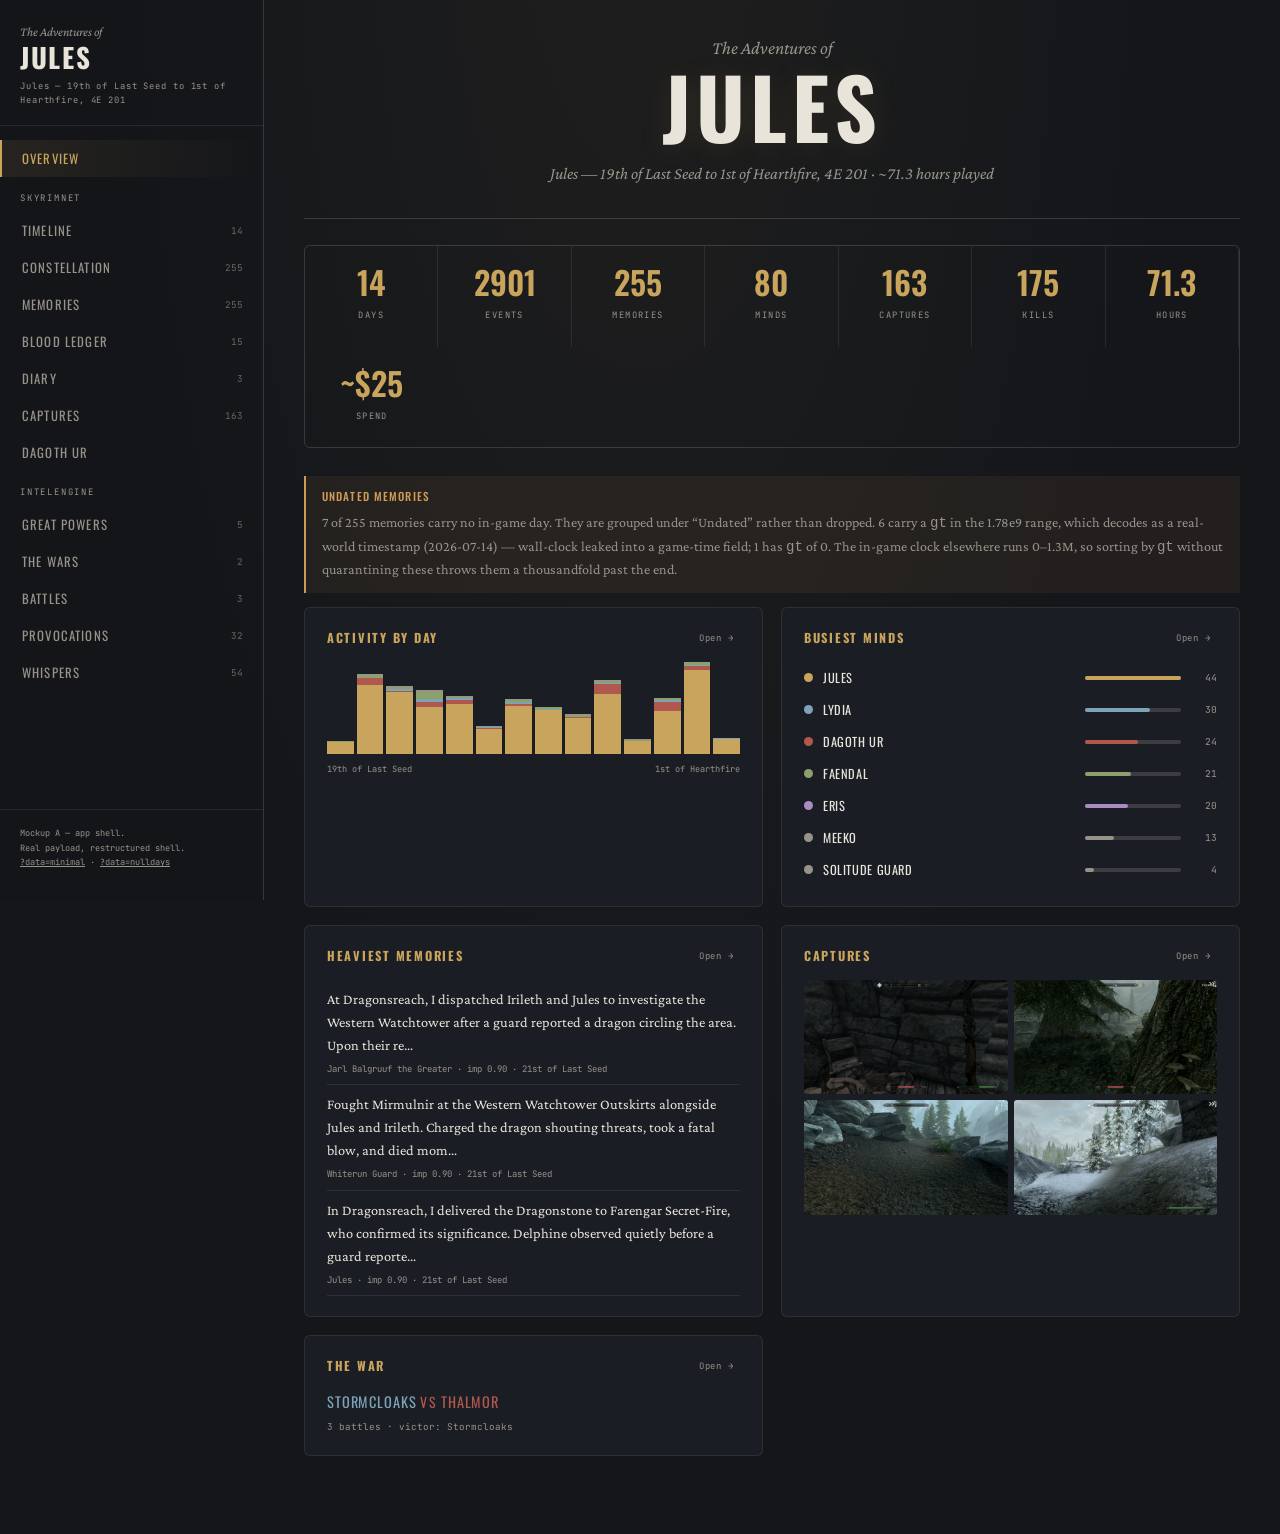
<file: mockups/mockup-a-shell.html>
<!doctype html>
<html lang="en">
<head>
<meta charset="utf-8">
<meta name="viewport" content="width=device-width, initial-scale=1">
<title>Mockup A — App Shell — The Adventures of Jules</title>
<link rel="preconnect" href="https://fonts.googleapis.com">
<link rel="preconnect" href="https://fonts.gstatic.com" crossorigin>
<link href="https://fonts.googleapis.com/css2?family=Oswald:wght@300;400;500;600;700&family=Crimson+Pro:ital,wght@0,400;0,500;0,600;1,400;1,500&family=JetBrains+Mono:wght@400;500&display=swap" rel="stylesheet">
<link rel="stylesheet" href="tome.css">
<style>
/* ── Shell A: sidebar + routed views. This is the only part that differs from Mockup B. ── */
:root{ --side:264px; }

.app{display:grid;grid-template-columns:var(--side) 1fr;min-height:100vh}

/* Sidebar */
.side{border-right:1px solid var(--line);background:rgba(20,22,26,.6);position:sticky;top:0;height:100vh;
  overflow-y:auto;padding:22px 0 30px;display:flex;flex-direction:column}
.side .brand{padding:0 20px 18px;border-bottom:1px solid var(--line2);margin-bottom:14px}
.side .brand .bk{font-style:italic;color:var(--dim);font-size:.8rem}
.side .brand .bn{font-family:'Oswald';text-transform:uppercase;letter-spacing:.06em;font-weight:700;font-size:1.7rem;
  line-height:1;color:var(--text);margin-top:2px}
.side .brand .bs{font-family:'JetBrains Mono';font-size:.55rem;color:var(--dim);letter-spacing:.1em;margin-top:7px}
.grp{font-family:'JetBrains Mono';font-size:.56rem;letter-spacing:.2em;text-transform:uppercase;color:var(--dim);
  padding:14px 20px 7px}
.side nav{display:flex;flex-direction:column}
.nv{display:flex;align-items:center;gap:11px;padding:9px 20px;cursor:pointer;border:none;background:none;
  border-left:2px solid transparent;text-align:left;width:100%;transition:.15s}
.nv .nl{font-family:'Oswald';text-transform:uppercase;letter-spacing:.09em;font-size:.8rem;color:var(--dim);flex:1;transition:.15s}
.nv .nc{font-family:'JetBrains Mono';font-size:.58rem;color:var(--dim);opacity:.65}
.nv:hover .nl{color:var(--text)}
.nv.on{border-left-color:var(--gold);background:linear-gradient(90deg,rgba(201,164,92,.1),transparent)}
.nv.on .nl{color:var(--gold)}
.nv.on .nc{color:var(--gold);opacity:.85}
.nv:focus-visible{outline:2px solid var(--gold);outline-offset:-2px}
.side .sfoot{margin-top:auto;padding:16px 20px 0;border-top:1px solid var(--line2);
  font-family:'JetBrains Mono';font-size:.54rem;color:var(--dim);line-height:1.7}
.side .sfoot a{color:var(--dim)}

/* Main */
.main{min-width:0;padding:0 0 80px}
.vhead{border-bottom:1px solid var(--line);padding:34px 40px 22px;position:sticky;top:0;z-index:20;
  background:rgba(20,22,26,.94);backdrop-filter:blur(8px)}
.vhead .vk{font-family:'JetBrains Mono';font-size:.56rem;letter-spacing:.2em;text-transform:uppercase;color:var(--gold)}
.vhead h2{font-family:'Oswald';text-transform:uppercase;letter-spacing:.12em;font-weight:500;
  font-size:clamp(1.2rem,2.4vw,1.75rem);margin:7px 0 0;color:var(--text)}
.vhead .vc{color:var(--dim);font-style:italic;font-size:.94rem;margin:9px 0 0;max-width:78ch}
.view{padding:26px 40px 0;max-width:1180px}
.toolbar{display:flex;align-items:center;gap:12px;flex-wrap:wrap;margin-bottom:6px}

/* Overview masthead. The original opened on a monumental title card; a routed shell would
   otherwise lose it to a 1.7rem sidebar label. Overview is the landing view, so it carries
   the card — the identity survives without costing every other view a screenful. */
.ovmast{text-align:center;padding:8px 12px 30px;border-bottom:1px solid var(--line);margin-bottom:26px}
.ovmast .kicker{margin:0 0 2px}
.ovmast .name{font-size:clamp(2.6rem,7.5vw,5.2rem)}
.ovmast .subtitle{margin-top:14px}

/* Overview */
.ovstats{display:grid;grid-template-columns:repeat(auto-fit,minmax(128px,1fr));gap:0;
  border:1px solid var(--line);border-radius:6px;overflow:hidden;margin-bottom:28px}
.ovstat{padding:20px 14px;text-align:center;border-right:1px solid var(--line2)}
.ovstat:last-child{border-right:none}
.ovstat .v{font-family:'Oswald';font-weight:600;font-size:2rem;color:var(--gold);display:block;line-height:1}
.ovstat .k{font-family:'JetBrains Mono';font-size:.55rem;letter-spacing:.16em;text-transform:uppercase;color:var(--dim);margin-top:6px}
.ovgrid{display:grid;grid-template-columns:repeat(auto-fit,minmax(320px,1fr));gap:18px}
.card{background:var(--panel);border:1px solid var(--line2);border-radius:6px;padding:20px 22px}
.card h3{font-family:'Oswald';text-transform:uppercase;letter-spacing:.14em;font-size:.78rem;color:var(--gold);margin:0 0 14px;
  display:flex;justify-content:space-between;align-items:center}
.card h3 .go{font-family:'JetBrains Mono';font-size:.56rem;color:var(--dim);cursor:pointer;background:none;border:none;letter-spacing:.1em}
.card h3 .go:hover{color:var(--gold)}
.mini{display:flex;align-items:flex-end;gap:3px;height:92px}
.mini .mb{flex:1;background:var(--line);border-radius:1px 1px 0 0;cursor:pointer;min-height:2px;transition:.15s;position:relative}
.mini .mb:hover{filter:brightness(1.5)}
.arow{display:flex;align-items:center;gap:10px;padding:6px 0}
.arow .ad{width:9px;height:9px;border-radius:50%;flex:none}
.arow .an{font-family:'Oswald';text-transform:uppercase;letter-spacing:.05em;font-size:.78rem;flex:1}
.arow .ab{height:4px;background:var(--line);border-radius:2px;width:96px}
.arow .ab i{display:block;height:100%;background:var(--gold);border-radius:2px}
.arow .ac{font-family:'JetBrains Mono';font-size:.6rem;color:var(--dim);width:26px;text-align:right}

/* Paging */
.pager{display:flex;justify-content:center;align-items:center;gap:16px;margin:26px 0 0;padding-top:20px;border-top:1px solid var(--line2)}
.pager button{font-family:'Oswald';text-transform:uppercase;letter-spacing:.1em;font-size:.7rem;background:var(--panel);
  border:1px solid var(--line);color:var(--text);padding:8px 18px;border-radius:4px;cursor:pointer}
.pager button:disabled{opacity:.3;cursor:default}
.pager .pi{font-family:'JetBrains Mono';font-size:.62rem;color:var(--dim)}

/* Actor picker — reaches all 80 actors, unlike the original's top-5 chips */
.apick{position:relative}
.apick summary{list-style:none;cursor:pointer;font-family:'Oswald';text-transform:uppercase;letter-spacing:.08em;
  font-size:.72rem;color:var(--dim);background:var(--panel);border:1px solid var(--line);border-radius:20px;padding:6px 14px}
.apick summary::-webkit-details-marker{display:none}
.apick[open] summary{color:var(--gold);border-color:var(--gold)}
.apick .apop{position:absolute;z-index:30;top:calc(100% + 6px);left:0;width:270px;max-height:320px;overflow-y:auto;
  background:var(--panel2);border:1px solid var(--line);border-radius:6px;padding:10px;box-shadow:0 14px 40px rgba(0,0,0,.6)}
.apick .apop input{width:100%;background:var(--bg);border:1px solid var(--line);border-radius:4px;color:var(--text);
  padding:7px 9px;font-family:'Crimson Pro',serif;font-size:.86rem;outline:none;margin-bottom:8px}
.apick .apop input:focus{border-color:var(--gold)}
.apick .ai{display:flex;align-items:center;gap:8px;padding:6px 7px;cursor:pointer;border-radius:4px;font-size:.85rem}
.apick .ai:hover{background:rgba(232,228,218,.06)}
.apick .ai.on{color:var(--gold)}
.apick .ai .ac{font-family:'JetBrains Mono';font-size:.58rem;color:var(--dim);margin-left:auto}

/* Mobile */
.mbar{display:none;position:sticky;top:0;z-index:40;align-items:center;gap:12px;padding:10px 16px;
  border-bottom:1px solid var(--line);background:linear-gradient(90deg,rgba(201,164,92,.14),rgba(26,29,35,.97) 55%);
  backdrop-filter:blur(8px)}
.mbar .mc{font-family:'Oswald';text-transform:uppercase;letter-spacing:.12em;font-size:.8rem;flex:1}
.hamb{background:none;border:1px solid var(--line);border-radius:4px;color:var(--text);width:34px;height:30px;cursor:pointer;
  display:flex;flex-direction:column;justify-content:center;align-items:center;gap:4px;padding:0}
.hamb span{display:block;width:16px;height:2px;background:var(--text)}
@media(max-width:900px){
  .app{grid-template-columns:1fr}
  .side{position:fixed;inset:0 auto 0 0;width:min(300px,86vw);z-index:60;transform:translateX(-100%);
    transition:transform .22s;background:var(--bg)}
  .side.open{transform:none}
  .mbar{display:flex}
  .vhead{padding:22px 18px 16px;position:static}
  .view{padding:20px 18px 0}
  .scrim{position:fixed;inset:0;background:rgba(10,11,14,.7);z-index:50;display:none}
  .scrim.on{display:block}
}
@media (prefers-reduced-motion: reduce){.side{transition:none}}
</style>
</head>
<body>

<!-- Pick the payload before anything else parses. ?data=minimal|nulldays swaps in a
     fixture; default is the real Jules data. document.write is deliberate: it is
     synchronous during parse, so tome.js can rely on the globals existing. -->
<script>
(function(){
  var q = new URLSearchParams(location.search).get('data');
  var file = (q === 'minimal' || q === 'nulldays') ? 'fixtures/' + q + '.js' : 'jules-data.js';
  document.write('<script src="' + file + '"><\/script>');
})();
</script>
<script src="tome.js"></script>

<div class="mbar">
  <span class="mc" id="mCur">Overview</span>
  <button class="hamb" id="hamb" aria-label="Open navigation"><span></span><span></span><span></span></button>
</div>
<div class="scrim" id="scrim"></div>

<div class="app">
  <aside class="side" id="side">
    <div class="brand">
      <div class="bk">The Adventures of</div>
      <div class="bn" id="brandName">—</div>
      <div class="bs" id="brandSub"></div>
    </div>
    <nav id="nav"></nav>
    <div class="sfoot" id="sfoot"></div>
  </aside>

  <main class="main">
    <div class="vhead">
      <div class="vk" id="vKick"></div>
      <h2 id="vTitle"></h2>
      <p class="vc" id="vCap"></p>
    </div>
    <div class="view" id="view"></div>
  </main>
</div>

<script>
"use strict";

/* ── Routes. `when` gates a view on the data actually having something to show, which is
      how the skill already treats war/diary/gossip. A save without them shows fewer
      sidebar entries — no empty panels. ── */
const ROUTES = [
  { id:'overview',  group:'',            label:'Overview',      kick:'The Adventures of ' + (SN.player||''), title:'Overview',
    cap:'Everything at a glance. Each panel opens the section behind it.' },

  { id:'timeline',  group:'SkyrimNet',   label:'Timeline',      kick:'A SkyrimNet Field Journal',
    title:()=>`${numWord(prep.days.length)} Days`,
    cap:'One bar per in-game day, segmented by event category and scaled to that day’s event count.',
    count:()=>prep.days.length },
  { id:'constel',   group:'SkyrimNet',   label:'Constellation', kick:'A SkyrimNet Field Journal', title:'Constellation of Memory',
    cap:'Every memory as a star, positioned by its embedding. Drag one and its nearest neighbours follow.',
    count:()=>(SN.memories||[]).length, when:()=>(SN.memories||[]).length>0 },
  { id:'memories',  group:'SkyrimNet',   label:'Memories',      kick:'A SkyrimNet Field Journal', title:'The Memories We Made',
    cap:'Search the full text, filter by type or mind, and sort chronologically or by weight.',
    count:()=>(SN.memories||[]).length, when:()=>(SN.memories||[]).length>0 },
  { id:'kills',     group:'SkyrimNet',   label:'Blood Ledger',  kick:'A SkyrimNet Field Journal', title:'Blood Leaderboard',
    cap:'Every killer ranked by total, their bar segmented by what they killed.',
    count:()=>(SN.leaderboard||[]).length, when:()=>(SN.leaderboard||[]).length>0 },
  { id:'diary',     group:'SkyrimNet',   label:'Diary',         kick:'A SkyrimNet Field Journal', title:'The Diary',
    cap:'Long-form entries, in the character’s own hand.',
    count:()=>(SN.diary||[]).length, when:()=>prep.hasDiary },
  { id:'captures',  group:'SkyrimNet',   label:'Captures',      kick:'A SkyrimNet Field Journal', title:'OmniSight Field Notes',
    cap:'A portrait of the land, then every capture. Click any image to open it full-size.',
    count:()=>(SN.screenshots||[]).length, when:()=>prep.hasCaptures },
  { id:'feature',   group:'SkyrimNet',   label:()=>SN.feature.name||'Feature', kick:()=>SN.feature.eyebrow||'', title:()=>SN.feature.title||'',
    cap:'', when:()=>prep.hasFeature },

  { id:'factions',  group:'IntelEngine', label:'Great Powers',  kick:'An IntelEngine Dispatch', title:'The Great Powers',
    cap:'Standings from −100 (open war) to +100 (alliance). Hover a name for its leaders and seat.',
    count:()=>(IE.relations||[]).length, when:()=>(IE.relations||[]).length>0 },
  { id:'war',       group:'IntelEngine', label:()=>(IE.war||[]).length===1?'The War':'The Wars',
    kick:'An IntelEngine Dispatch', title:()=>(IE.war||[]).length===1?'The War':'The Wars',
    cap:()=>(IE.war||[]).length===1
      ? 'The belligerents, their leaders, and the strength each still holds.'
      : 'Each war the save records, any ongoing one first. Morale and strength are the standing at the last reading.',
    count:()=>(IE.war||[]).length, when:()=>prep.hasWar },
  { id:'battles',   group:'IntelEngine', label:'Battles',       kick:'An IntelEngine Dispatch', title:'Battles',
    cap:'', count:()=>(IE.battles||[]).length, when:()=>prep.hasWar && (IE.battles||[]).length>0 },
  { id:'chronicle', group:'IntelEngine', label:'Provocations',  kick:'An IntelEngine Dispatch', title:'Chronicle of Provocations',
    cap:'Each incident nudges a relationship by the signed amount at right.',
    count:()=>(IE.events||[]).length, when:()=>(IE.events||[]).length>0 },
  { id:'whispers',  group:'IntelEngine', label:'Whispers',      kick:'An IntelEngine Dispatch', title:'Whispers Beyond the Road',
    cap:'Off-screen rumours reconstructed from the model’s saved outputs.',
    count:()=>GOSSIP.length, when:()=>prep.hasGossip },
];
const val = v => typeof v === 'function' ? v() : v;
const live = () => ROUTES.filter(r => !r.when || r.when());

const lightbox = makeLightbox();
const view = document.getElementById('view');

/* ── Sidebar ── */
function renderNav(){
  const nav = document.getElementById('nav');
  let html = '', lastGroup = null;
  for(const r of live()){
    if(r.group !== lastGroup){ if(r.group) html += `<div class="grp">${esc(r.group)}</div>`; lastGroup = r.group; }
    const c = r.count ? val(r.count) : '';
    html += `<button class="nv" data-r="${r.id}"><span class="nl">${esc(val(r.label))}</span>${c!==''?`<span class="nc">${c}</span>`:''}</button>`;
  }
  nav.innerHTML = html;
  nav.querySelectorAll('.nv').forEach(b => b.addEventListener('click', () => { location.hash = '#/' + b.dataset.r; closeSide(); }));
}
function markNav(id){
  document.querySelectorAll('.nv').forEach(b => b.classList.toggle('on', b.dataset.r === id));
}

/* ── Views ── */
const VIEWS = {};

VIEWS.overview = () => {
  const s = SN.stats || {};
  const tiles = [
    ['days','Days'],['events','Events'],['memories','Memories'],['minds','Minds'],
    ['captures','Captures'],['kills','Kills'],['play_hours','Hours'],['total_spend','Spend']
  ].filter(([k]) => s[k] != null && s[k] !== '')
   .map(([k,l]) => `<div class="ovstat"><span class="v">${esc(s[k])}</span><span class="k">${l}</span></div>`).join('');

  const bars = prep.days.map(d => {
    const e = prep.evByDay[d];
    const h = Math.max(2, Math.round(e.total / prep.maxEvents * 92));
    const segs = CATORDER.filter(c=>e.cats[c]).map(c =>
      `<i style="display:block;height:${(e.cats[c]/e.total*100).toFixed(1)}%;background:${CAT[c].color}"></i>`).join('');
    return `<div class="mb" style="height:${h}px;display:flex;flex-direction:column-reverse" title="${esc(d)} — ${e.total} events">${segs}</div>`;
  }).join('');

  const topActors = (SN.actors||[]).slice(0,7);
  const amax = topActors.length ? topActors[0].count : 1;
  const actors = topActors.map(a => `<div class="arow">
      <span class="ad" style="background:${colorFor(a.name)}"></span>
      <span class="an">${esc(a.name)}</span>
      <span class="ab"><i style="width:${Math.round(a.count/amax*100)}%;background:${colorFor(a.name)}"></i></span>
      <span class="ac">${a.count}</span></div>`).join('');

  const heaviest = (SN.memories||[]).slice().sort((a,b)=>(b.imp||0)-(a.imp||0)).slice(0,3)
    .map(m => `<div style="padding:8px 0;border-bottom:1px solid var(--line2)">
        <div style="font-size:.9rem">${esc(m.content.slice(0,150))}${m.content.length>150?'…':''}</div>
        <div class="mono" style="font-size:.56rem;color:var(--dim);margin-top:5px">
          ${esc(m.actor)} · imp ${m.imp!=null?m.imp.toFixed(2):'?'} · ${esc(m.day||'undated')}</div></div>`).join('');

  const cards = [];
  cards.push(`<div class="card"><h3>Activity by day <button class="go" data-go="timeline">Open →</button></h3>
    <div class="mini">${bars || '<span class="cnote">no days</span>'}</div>
    <div class="mono" style="font-size:.54rem;color:var(--dim);margin-top:9px;display:flex;justify-content:space-between">
      <span>${esc(prep.days[0]||'')}</span><span>${esc(prep.days[prep.days.length-1]||'')}</span></div></div>`);
  cards.push(`<div class="card"><h3>Busiest minds <button class="go" data-go="memories">Open →</button></h3>${actors||'<span class="cnote">none</span>'}</div>`);
  if(heaviest) cards.push(`<div class="card"><h3>Heaviest memories <button class="go" data-go="memories">Open →</button></h3>${heaviest}</div>`);
  if(prep.hasCaptures){
    const c = (SN.screenshots||[]).slice(0,4).map((s,i)=>
      `<img loading="lazy" src="../omnisight-images/${esc(s.img)}" alt="${esc(s.name)}" style="width:100%;aspect-ratio:16/9;object-fit:cover;border-radius:3px;background:#0e1013">`).join('');
    cards.push(`<div class="card"><h3>Captures <button class="go" data-go="captures">Open →</button></h3>
      <div style="display:grid;grid-template-columns:1fr 1fr;gap:6px">${c}</div></div>`);
  }
  if(prep.hasWar){
    const w = IE.war[0];
    cards.push(`<div class="card"><h3>The war <button class="go" data-go="war">Open →</button></h3>
      <div style="font-family:'Oswald';text-transform:uppercase;letter-spacing:.06em;font-size:.9rem">
        <span style="color:${cFac(w.a)}">${esc(w.a)}</span> <span class="vs">vs</span> <span style="color:${cFac(w.b)}">${esc(w.b)}</span></div>
      <div class="mono" style="font-size:.58rem;color:var(--dim);margin-top:7px">
        ${w.battles} battle${w.battles===1?'':'s'} · ${w.ongoing?'ongoing':'victor: '+esc(w.victor)}</div></div>`);
  }

  setTimeout(()=>{
    view.querySelectorAll('.mini .mb').forEach(b => b.addEventListener('click', ()=> location.hash = '#/timeline'));
  },0);

  const mast = `<div class="ovmast">
      <div class="kicker">The Adventures of</div>
      <h1 class="name">${esc(SN.player||'')}</h1>
      <div class="subtitle">${esc((s.subtitle)||'')}</div></div>`;

  return `${mast}<div class="ovstats">${tiles}</div>${noticesHtml()}<div class="ovgrid">${cards.join('')}</div>`;
};

VIEWS.timeline = () => {
  const bars = prep.days.map(d => {
    const e = prep.evByDay[d];
    const h = Math.max(4, Math.round(e.total / prep.maxEvents * 210));
    const segs = CATORDER.filter(c=>e.cats[c]).map(c =>
      `<div class="tlseg" style="height:${(e.cats[c]/e.total*100).toFixed(1)}%;background:${CAT[c].color}" title="${CAT[c].label}: ${e.cats[c]}"></div>`).join('');
    const short = d.replace(/ of /,'\n');
    return `<div class="tlday"><span class="tldt">${e.total}</span>
      <div class="tlbar" style="height:${h}px">${segs}</div>
      <span class="tldl">${esc(short)}</span></div>`;
  }).join('');
  const legend = CATORDER.map(c=>`<span class="lg"><i style="background:${CAT[c].color}"></i>${CAT[c].label}</span>`).join('');
  return `<div class="tl">${bars}</div><div class="legend">${legend}</div>`;
};

VIEWS.constel = () => {
  /* Actor chips dim non-matching stars. In the original these had to live OUTSIDE the
     collapsible body ("keep-visible") because they also drove the memory list further down
     the same scroll. Here the two are separate views, so the coupling — and the hack — is
     gone: this filter owns the constellation, and Memories owns its own. */
  const chips = `<button class="chip on" data-a="__all">All minds</button>`
    + topActorNames.map(n => `<button class="chip" data-a="${esc(n)}">
        <span style="width:7px;height:7px;border-radius:50%;background:${colorFor(n)};display:inline-block;margin-right:5px"></span>${esc(n)}</button>`).join('')
    + `<button class="chip" data-a="__others">Everyone else</button>`;
  setTimeout(()=>{
    const c = makeConstellation(document.getElementById('constel'), document.getElementById('ctip'));
    const note = document.getElementById('projNote');
    note.textContent = c.projNote();
    document.getElementById('projToggle').addEventListener('click', e => {
      const b = e.target.closest('button'); if(!b) return;
      c.setProj(b.dataset.proj);
      document.querySelectorAll('#projToggle button').forEach(x => x.classList.toggle('on', x.dataset.proj===c.proj));
      note.textContent = c.projNote();
    });
    document.getElementById('cChips').addEventListener('click', e => {
      const b = e.target.closest('.chip'); if(!b) return;
      document.querySelectorAll('#cChips .chip').forEach(x => x.classList.toggle('on', x===b));
      c.setActor(b.dataset.a);
    });
  },0);
  return `<div class="togline">
      <span class="toggle" id="projToggle">
        <button data-proj="umap" class="on">UMAP</button><button data-proj="pca">PCA</button></span>
      <span class="cnote" id="projNote"></span></div>
    <div class="chips" id="cChips">${chips}</div>
    <div class="constel" id="constel"><div class="ctip" id="ctip"></div></div>
    <p class="seccap" style="margin-top:14px">Dot size scales with importance; colour marks the mind that formed it.
      The five busiest minds get their own colour, everyone else is grey. Drag a star and its nearest
      neighbours follow. On a narrow screen, read the same memories as a list under
      <button class="go" data-go="memories" style="background:none;border:none;color:var(--gold);cursor:pointer;font:inherit;font-style:italic;padding:0">Memories</button>.</p>`;
};

/* Memories: search + type chips + all-actor picker + sort + paging.
   The original renders all 255 rows at once with no text search and a top-5 actor filter. */
const MEM = { q:'', type:'__all', actor:'__all', sort:'chrono', page:0, per:25 };
VIEWS.memories = () => {
  const types = {};
  (SN.memories||[]).forEach(m => types[m.type] = (types[m.type]||0)+1);
  const typeChips = `<button class="chip${MEM.type==='__all'?' on':''}" data-t="__all">All types<span class="ct">${(SN.memories||[]).length}</span></button>`
    + Object.keys(types).sort((a,b)=>types[b]-types[a]).map(t =>
        `<button class="chip${MEM.type===t?' on':''}" data-t="${esc(t)}">${esc(t)}<span class="ct">${types[t]}</span></button>`).join('');

  setTimeout(bindMem, 0);
  return `<div class="toolbar">
      <span class="search"><span class="si">⌕</span>
        <input id="mq" type="search" placeholder="Search all ${(SN.memories||[]).length} memories…" value="${esc(MEM.q)}">
        <button class="sx" id="mqx" aria-label="Clear search" style="${MEM.q?'':'visibility:hidden'}">&times;</button></span>
      <details class="apick" id="apick"><summary id="asum">Mind: All</summary><div class="apop" id="apop"></div></details>
      <span class="toggle" id="msort">
        <button data-s="chrono" class="${MEM.sort==='chrono'?'on':''}">Chronological</button>
        <button data-s="imp" class="${MEM.sort==='imp'?'on':''}">By weight</button></span>
    </div>
    <div class="chips" id="mtypes">${typeChips}</div>
    <div id="mout"></div>`;
};
function memMatches(m){
  if(MEM.type !== '__all' && m.type !== MEM.type) return false;
  if(MEM.actor === '__others'){ if(topActorNames.includes(m.actor)) return false; }
  else if(MEM.actor !== '__all' && m.actor !== MEM.actor) return false;
  if(MEM.q){
    const q = MEM.q.toLowerCase();
    if(!((m.content||'').toLowerCase().includes(q) || (m.actor||'').toLowerCase().includes(q)
      || (m.location||'').toLowerCase().includes(q))) return false;
  }
  return true;
}
function renderMem(){
  const all = (SN.memories||[]).filter(memMatches);
  // Undated rows are grouped last rather than dropped, and never mixed into a dated day.
  const dated = all.filter(isDated), undated = all.filter(m => !isDated(m));
  let html = '';

  if(MEM.sort === 'imp'){
    const rows = all.slice().sort((a,b)=>(b.imp||0)-(a.imp||0));
    const page = rows.slice(MEM.page*MEM.per, (MEM.page+1)*MEM.per);
    html += page.map(m => memRow(m, MEM.q)).join('');
    html += pager(rows.length);
  } else {
    // chronological: day groups in rail order, gt-sorted within each (quarantined rows excluded)
    const flat = [];
    for(const d of prep.days){
      const g = dated.filter(m => m.day === d);
      if(g.length) flat.push({ day:d, rows:g });
    }
    for(const m of prep.orphanMems.filter(memMatches)) flat.push({ day:m.day, rows:[m] });
    if(undated.length) flat.push({ day:null, rows:undated });

    // page over rows, not groups, so a 50-memory day doesn't blow past the page size
    const seq = [];
    flat.forEach(g => g.rows.forEach(r => seq.push({ g:g.day, m:r })));
    const page = seq.slice(MEM.page*MEM.per, (MEM.page+1)*MEM.per);
    let cur = undefined;
    for(const it of page){
      if(it.g !== cur){
        cur = it.g;
        const n = seq.filter(x => x.g === cur).length;
        html += `<div class="dayhd" style="margin-top:16px">
          <span class="dn" style="${cur===null?'color:var(--amber)':''}">${cur===null?'Undated':esc(cur)}</span>
          <span class="dc">${n} memor${n===1?'y':'ies'}</span></div>`;
      }
      html += memRow(it.m, MEM.q);
    }
    html += pager(seq.length);
  }

  const total = (SN.memories||[]).length;
  const head = `<div class="shown">${all.length} of ${total} memories shown${MEM.q?` · matching “${esc(MEM.q)}”`:''}</div>`;
  const note = (undated.length && MEM.sort==='chrono')
    ? `<div class="quarantine"><b>${undated.length} undated</b>These carry no in-game day, so they cannot be placed on the timeline. They are grouped at the end rather than dropped or guessed into a day. See Overview for why their timestamps are unusable.</div>` : '';
  document.getElementById('mout').innerHTML = head + note + (all.length ? html : `<div class="empty">No memories match.</div>`);
  bindPager();
}
function pager(n){
  const pages = Math.max(1, Math.ceil(n/MEM.per));
  if(MEM.page >= pages) MEM.page = pages-1;
  if(pages <= 1) return '';
  return `<div class="pager"><button id="pp" ${MEM.page===0?'disabled':''}>← Prev</button>
    <span class="pi">${MEM.page+1} / ${pages}</span>
    <button id="pn" ${MEM.page>=pages-1?'disabled':''}>Next →</button></div>`;
}
function bindPager(){
  const p = document.getElementById('pp'), n = document.getElementById('pn');
  if(p) p.addEventListener('click', ()=>{ MEM.page--; renderMem(); window.scrollTo({top:0,behavior:RM?'auto':'smooth'}); });
  if(n) n.addEventListener('click', ()=>{ MEM.page++; renderMem(); window.scrollTo({top:0,behavior:RM?'auto':'smooth'}); });
}
function bindMem(){
  const q = document.getElementById('mq'), qx = document.getElementById('mqx');
  q.addEventListener('input', ()=>{ MEM.q = q.value.trim(); MEM.page=0; qx.style.visibility = MEM.q?'visible':'hidden'; renderMem(); });
  qx.addEventListener('click', ()=>{ q.value=''; MEM.q=''; MEM.page=0; qx.style.visibility='hidden'; renderMem(); q.focus(); });
  document.getElementById('mtypes').addEventListener('click', e=>{
    const b = e.target.closest('.chip'); if(!b) return;
    MEM.type = b.dataset.t; MEM.page = 0;
    document.querySelectorAll('#mtypes .chip').forEach(x=>x.classList.toggle('on', x===b));
    renderMem();
  });
  document.getElementById('msort').addEventListener('click', e=>{
    const b = e.target.closest('button'); if(!b) return;
    MEM.sort = b.dataset.s; MEM.page = 0;
    document.querySelectorAll('#msort button').forEach(x=>x.classList.toggle('on', x===b));
    renderMem();
  });
  renderActorPicker();
  renderMem();
}
/* All 80 actors, searchable — the original exposes only the top 5 as chips.
 *
 * The filter input is built ONCE and never re-rendered; only the list below it redraws.
 * Rebuilding the input on each keystroke re-created the element with value="…", which put
 * the caret back at index 0 — so typing "nazeem" produced "meezan" and matched nothing. */
function renderActorPicker(){
  const pop = document.getElementById('apop');
  pop.innerHTML = `<input id="af" type="search" placeholder="Filter ${(SN.actors||[]).length} minds…" autocomplete="off">`
    + `<div id="alist"></div>`;
  const list = document.getElementById('alist');

  const draw = () => {
    const f = document.getElementById('af').value.trim().toLowerCase();
    const hits = (SN.actors||[]).filter(a => !f || a.name.toLowerCase().includes(f));
    list.innerHTML =
      (f ? '' : `<div class="ai${MEM.actor==='__all'?' on':''}" data-a="__all">All minds<span class="ac">${(SN.memories||[]).length}</span></div>`
         + `<div class="ai${MEM.actor==='__others'?' on':''}" data-a="__others">Everyone else</div>`)
      + hits.map(a => `<div class="ai${MEM.actor===a.name?' on':''}" data-a="${esc(a.name)}">
          <span style="width:8px;height:8px;border-radius:50%;background:${colorFor(a.name)};display:inline-block"></span>
          ${esc(a.name)}<span class="ac">${a.count}</span></div>`).join('')
      + (hits.length ? '' : '<div class="cnote" style="padding:8px">No mind matches that.</div>');
  };

  document.getElementById('af').addEventListener('input', draw);
  list.addEventListener('click', e => {
    const el = e.target.closest('.ai'); if(!el) return;
    MEM.actor = el.dataset.a; MEM.page = 0;
    const lbl = MEM.actor==='__all' ? 'All' : MEM.actor==='__others' ? 'Everyone else' : MEM.actor;
    document.getElementById('asum').textContent = 'Mind: ' + lbl;
    document.getElementById('apick').open = false;
    renderMem();
  });
  draw();
}

VIEWS.kills = () => {
  const legend = Object.keys(KCAT).map(k=>`<span class="lg"><i style="background:${KCAT[k]}"></i>${k}</span>`).join('');
  const rows = (SN.leaderboard||[]).map((e,i)=>{
    const segs = Object.keys(e.cats||{}).map(c=>`<i style="width:${(e.cats[c]/e.total*100).toFixed(1)}%;background:${KCAT[c]||'var(--dim)'}" title="${esc(c)}: ${e.cats[c]}"></i>`).join('');
    const chips = (e.victims||[]).map(([v,n])=>`<span class="vchip">${esc(v)} ×${n}</span>`).join('');
    return `<div class="lbrow"><div class="lbrank">${String(i+1).padStart(2,'0')}</div>
      <div><div class="lbname" style="color:${colorFor(e.killer)}">${esc(e.killer)}</div>
        <div class="lbtot">${e.total} kill${e.total===1?'':'s'}</div></div>
      <div><div class="lbbar">${segs}</div><div class="vchips">${chips}</div></div></div>`;
  }).join('');
  return `<div class="legend">${legend}</div><div class="lb">${rows}</div>`;
};

/* Flattened: the original spends a page-flip widget with prev/next/indicator on 3 entries. */
VIEWS.diary = () => (SN.diary||[]).map(d => `
  <div class="page" style="max-width:720px;margin:0 auto 22px">
    <div class="phd"><span class="pau">${esc(d.actor)}</span><span class="ppl">${esc(d.loc||'')}${d.emotion?' · '+esc(d.emotion):''}</span></div>
    <div class="pbody">${(d.content||'').split(/\n\s*\n/).map(p=>`<p>${emph(p)}</p>`).join('')}</div>
  </div>`).join('');

const CAP = { shown: 24 };
VIEWS.captures = () => {
  const s = SN.omni_summary || {};
  const portrait = (s.paragraphs && s.paragraphs.length) ? `<div class="portrait">
      <h3>${esc(s.title||'A Portrait of the Land')}</h3>
      ${s.paragraphs.map(p=>`<p>${emph(p)}</p>`).join('')}
      ${s.foot?`<div class="pfoot">${esc(s.foot)}</div>`:''}</div>` : '';
  setTimeout(bindCaps,0);
  return portrait + `<div class="shown" id="capCount"></div><div class="ogrid" id="ogrid"></div><div id="capMoreWrap"></div>`;
};
function bindCaps(){
  const all = SN.screenshots||[];
  const grid = document.getElementById('ogrid');
  const draw = () => {
    const list = all.slice(0, CAP.shown);
    grid.innerHTML = list.map((s,i)=>captureCard(s,i)).join('');
    document.getElementById('capCount').textContent = `${list.length} of ${all.length} captures`;
    document.getElementById('capMoreWrap').innerHTML = CAP.shown < all.length
      ? `<button class="showmore" id="capMore">Show all ${all.length} captures</button>` : '';
    const b = document.getElementById('capMore');
    if(b) b.addEventListener('click', ()=>{ CAP.shown = all.length; draw(); });
  };
  draw();
  bindCaptures(grid, lightbox, i => ({ list: all, index: i }));
}

VIEWS.feature = () => {
  const f = SN.feature||{};
  const intro = f.intro || [];       // already an array in the payload — not a JSON string
  const quotes = f.quotes || [];
  const stats = [['count','Memories'],['kills','Kills']].filter(([k])=>f[k]!=null)
    .map(([k,l])=>`<div class="fs"><span class="v">${esc(f[k])}</span><span class="k">${l}</span></div>`).join('');
  const qcards = quotes.map(q=>{
    // day/emotion/location are frequently empty on these rows; show only what exists.
    const meta = [q.day, q.emotion, q.location].filter(Boolean).join(' · ')
      || (q.imp!=null ? 'imp '+q.imp.toFixed(2) : '');
    return `<div class="qcard">${meta?`<div class="qm">${esc(meta)}</div>`:''}
      <div class="qc">${emph(q.content||'')}</div></div>`;
  }).join('');
  return `<div class="feat">
    <div class="fintro">${intro.map(p=>`<p>${emph(p)}</p>`).join('')}</div>
    ${stats?`<div class="fstats">${stats}</div>`:''}
    <div class="qgrid">${qcards}</div></div>`;
};

VIEWS.factions = () => (IE.relations||[]).slice().sort((a,b)=>a.score-b.score).map(r=>{
  const fa=facInfo[r.a], fb=facInfo[r.b];
  const tA = fa?`${fa.name} — ${(fa.leaders||[]).join(', ')} · ${fa.hold}`:r.a;
  const tB = fb?`${fb.name} — ${(fb.leaders||[]).join(', ')} · ${fb.hold}`:r.b;
  const half = Math.abs(r.score)/100*50;
  const seg = r.score<0 ? `<div class="seg" style="right:50%;width:${half}%;background:var(--blood)"></div>`
            : r.score>0 ? `<div class="seg" style="left:50%;width:${half}%;background:${cFac(r.a)}"></div>` : '';
  const sc = r.score<0?'var(--blood)':r.score>0?'var(--moss)':'var(--dim)';
  return `<div class="relrow">
    <div class="fa" style="color:${cFac(r.a)}" title="${esc(tA)}">${esc(r.a)}</div>
    <div class="track${r.war?' war':''}"><div class="tick"></div>${seg}</div>
    <div class="fb" style="color:${cFac(r.b)}" title="${esc(tB)}">${esc(r.b)}${r.war?'<span class="wartag">⚔ At War</span>':''}</div>
    <div class="sc" style="color:${sc}">${r.score>0?'+':''}${r.score}</div></div>`;
}).join('');

/* A save can record more than one war. Show any ongoing war first — it's the live
   situation — and let each panel name its own belligerents. */
VIEWS.war = () => (IE.war||[]).slice()
  .sort((a,b) => (b.ongoing?1:0) - (a.ongoing?1:0))
  .map(w=>{
  // The declaration comes from the model and usually has no terminal punctuation, so
  // appending the outcome ran the two sentences together ("...from Skyrim Concluded after").
  const decl = (w.declaration||'').trim();
  const lead = decl ? esc(decl.replace(/[.\s]+$/,'')) + '. ' : '';
  const outcome = w.ongoing
    ? (w.battles
        ? `The war rages on — ${plural(w.battles,'battle')} fought, no victor yet.`
        : `No battles fought yet.`)
    : (w.battles
        ? `Concluded after ${plural(w.battles,'battle')} — <strong style="color:var(--gold)">${esc(w.victor)}</strong> emerged victorious.`
        : `Concluded without a battle — <strong style="color:var(--gold)">${esc(w.victor)}</strong> emerged victorious.`);
  const flag = w.ongoing
    ? `<span class="wflag on">⚔ Ongoing</span>`
    : `<span class="wflag done">Victor: ${esc(w.victor)}</span>`;
  return `<div class="warpanel${w.ongoing?' ongoing':''}">
    <div class="warhd">
      <span class="wt"><span style="color:${cFac(w.a)}">${esc(w.a)}</span><span class="wsep">versus</span><span style="color:${cFac(w.b)}">${esc(w.b)}</span></span>
      ${flag}
    </div>
    <p class="warintro">${lead}${outcome}</p>
    <div class="versus">
      <div class="belligerent r"><div class="sn" style="color:${cFac(w.a)}">${esc(w.a)}</div>
        <div class="sl">${esc((w.a_leaders||[]).join(', '))}</div>
        ${gauge('Morale',w.a_morale,cFac(w.a))}${gauge('Strength',w.a_strength,cFac(w.a))}</div>
      <div class="vs">Versus</div>
      <div class="belligerent"><div class="sn" style="color:${cFac(w.b)}">${esc(w.b)}</div>
        <div class="sl">${esc((w.b_leaders||[]).join(', '))}</div>
        ${gauge('Morale',w.b_morale,cFac(w.b))}${gauge('Strength',w.b_strength,cFac(w.b))}</div>
    </div></div>`;
}).join('');

VIEWS.battles = () => (IE.battles||[]).map(b=>`<div class="battle">
  <div class="bh"><span class="bl">${esc(b.loc)}</span>
    <span class="br">${esc(b.attacker)} → ${esc(b.defender)} · ${esc(b.result)}</span></div>
  <p class="bn">${esc(b.narrative)}</p>
  <div class="bloss">Losses — ${esc(b.attacker)}: ${b.att_losses} · ${esc(b.defender)}: ${b.def_losses}</div></div>`).join('');

VIEWS.chronicle = () => (IE.events||[]).map(e=>{
  const dc = e.delta<0?'var(--blood)':e.delta>0?'var(--moss)':'var(--dim)';
  return `<div class="prov"><div class="provtag">${esc((e.type||'').replace(/_/g,' '))}</div>
    <div><div class="pd">${esc(e.desc)}</div><div class="pp" style="color:${cFac(e.a)}">${esc(e.a)}</div></div>
    <div class="pdelta" style="color:${dc}">${e.delta>0?'+':''}${e.delta}</div></div>`;
}).join('');

const WSP = { f:'__all' };
VIEWS.whispers = () => {
  const classed = GOSSIP.map(g=>({...g, tags:classifyWhisper(g.rumor+' '+g.scene)}));
  const voices = new Set(); classed.forEach(g=>{voices.add(g.speaker);voices.add(g.listener);});
  const counts = {player:0,political:0,personal:0}; classed.forEach(g=>g.tags.forEach(t=>counts[t]++));
  const stats = `<div class="wstats">
    <div class="wstat"><span class="v">${classed.length}</span><span class="k">Whispers</span></div>
    <div class="wstat"><span class="v">${voices.size}</span><span class="k">Distinct Voices</span></div>
    <div class="wstat"><span class="v">${counts.political}</span><span class="k">Political</span></div>
    <div class="wstat"><span class="v">${counts.player}</span><span class="k">${esc(WTAG.player.l)}</span></div></div>`;
  let chips = `<div class="chips" id="wChips"><button class="chip on" data-w="__all">All<span class="ct">${classed.length}</span></button>`;
  ['player','political','personal'].forEach(k=>chips+=`<button class="chip" data-w="${k}">${esc(WTAG[k].l)}<span class="ct">${counts[k]}</span></button>`);
  chips += `</div>`;
  const cards = classed.map(g=>{
    const primary = g.tags[0];
    const tagHtml = g.tags.map(t=>`<span class="wtag" style="background:${WTAG[t].c};color:#14161a">${esc(WTAG[t].l)}</span>`).join('');
    let scene = (g.scene||'').trim(); scene = scene.charAt(0).toUpperCase()+scene.slice(1).replace(/[.\s]+$/,'')+':';
    return `<div class="wcard" data-tags="${g.tags.join(' ')}" style="border-top-color:${WTAG[primary].c}">
      <div class="wtags">${tagHtml}</div>
      <div class="wh">${esc(g.speaker)}<span class="arr">→</span><span style="color:var(--gold)">${esc(g.listener)}</span></div>
      <div class="wscene">${esc(scene)}</div>
      <div class="wrumor">${esc(g.rumor)}</div></div>`;
  }).join('');
  setTimeout(()=>{
    document.getElementById('wChips').addEventListener('click', e=>{
      const b = e.target.closest('.chip'); if(!b) return;
      WSP.f = b.dataset.w;
      document.querySelectorAll('#wChips .chip').forEach(x=>x.classList.toggle('on', x===b));
      document.querySelectorAll('#wGrid .wcard').forEach(c =>
        c.classList.toggle('hidden', WSP.f!=='__all' && !c.dataset.tags.split(' ').includes(WSP.f)));
    });
  },0);
  return `${stats}${chips}<div class="wgrid" id="wGrid">${cards}</div>`;
};

/* ── Router ── */
function go(){
  const id = (location.hash.replace(/^#\//,'') || 'overview');
  const r = live().find(x => x.id === id) || live()[0];
  // Overview carries its own masthead, so the sticky view header would just repeat it.
  document.querySelector('.vhead').classList.toggle('hidden', r.id === 'overview');
  document.getElementById('vKick').textContent = val(r.kick) || '';
  document.getElementById('vTitle').textContent = val(r.title) || '';
  const cap = val(r.cap) || '';
  const capEl = document.getElementById('vCap');
  capEl.textContent = cap; capEl.style.display = cap ? '' : 'none';
  document.getElementById('mCur').textContent = val(r.label);
  markNav(r.id);
  const out = VIEWS[r.id] ? VIEWS[r.id]() : '';
  view.innerHTML = out || `<div class="empty">Nothing recorded for this section.</div>`;
  // Any view may link onward with [data-go]; bind once here rather than per-view.
  view.querySelectorAll('[data-go]').forEach(b => b.addEventListener('click', ()=> location.hash = '#/'+b.dataset.go));
  window.scrollTo(0,0);
}

/* ── Boot ── */
document.getElementById('brandName').textContent = SN.player || '—';
document.getElementById('brandSub').textContent = (SN.stats && SN.stats.subtitle) ? SN.stats.subtitle.split('·')[0].trim() : '';
document.getElementById('sfoot').innerHTML =
  `Mockup A — app shell.<br>Real payload, restructured shell.<br>
   <a href="?data=minimal">?data=minimal</a> · <a href="?data=nulldays">?data=nulldays</a>`;
renderNav();
addEventListener('hashchange', go);
go();

const side = document.getElementById('side'), scrim = document.getElementById('scrim');
const closeSide = () => { side.classList.remove('open'); scrim.classList.remove('on'); };
document.getElementById('hamb').addEventListener('click', ()=>{ side.classList.add('open'); scrim.classList.add('on'); });
scrim.addEventListener('click', closeSide);
addEventListener('keydown', e => { if(e.key==='Escape') closeSide(); });
</script>
</body>
</html>
</file>
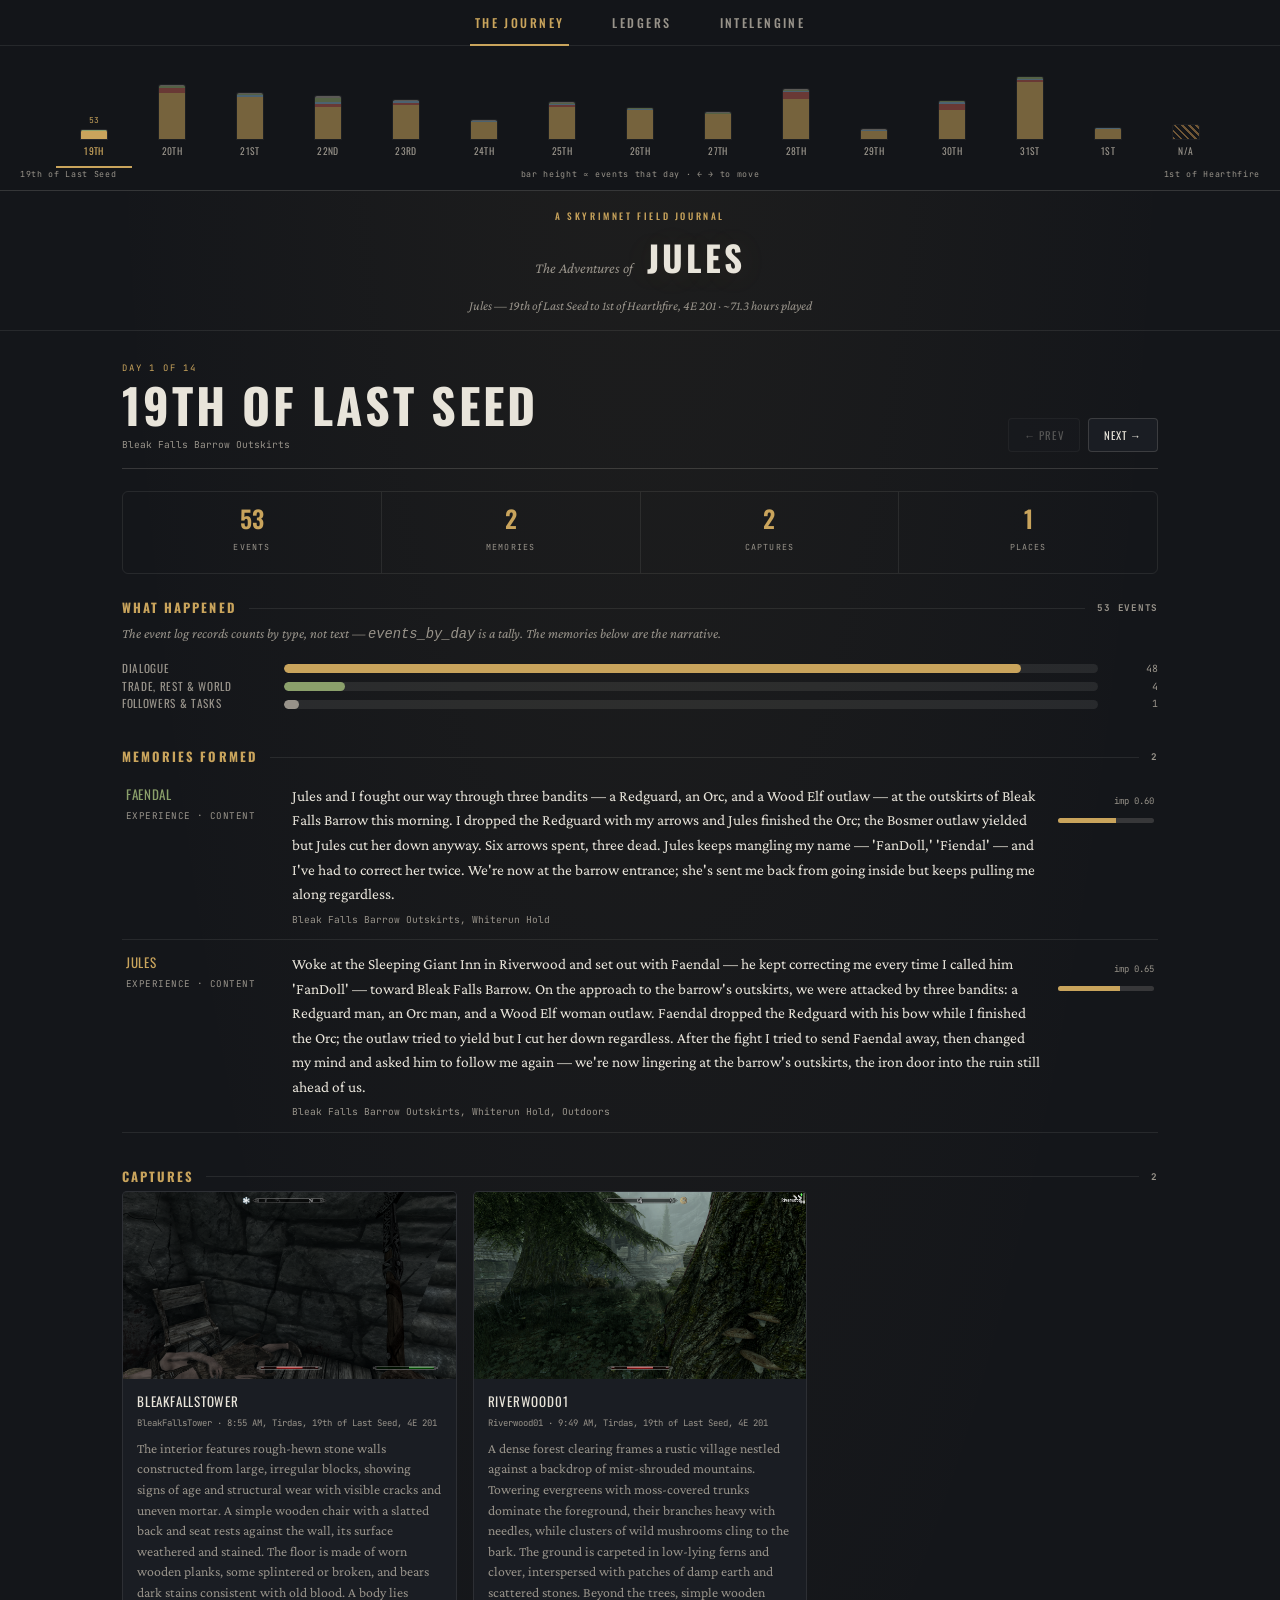
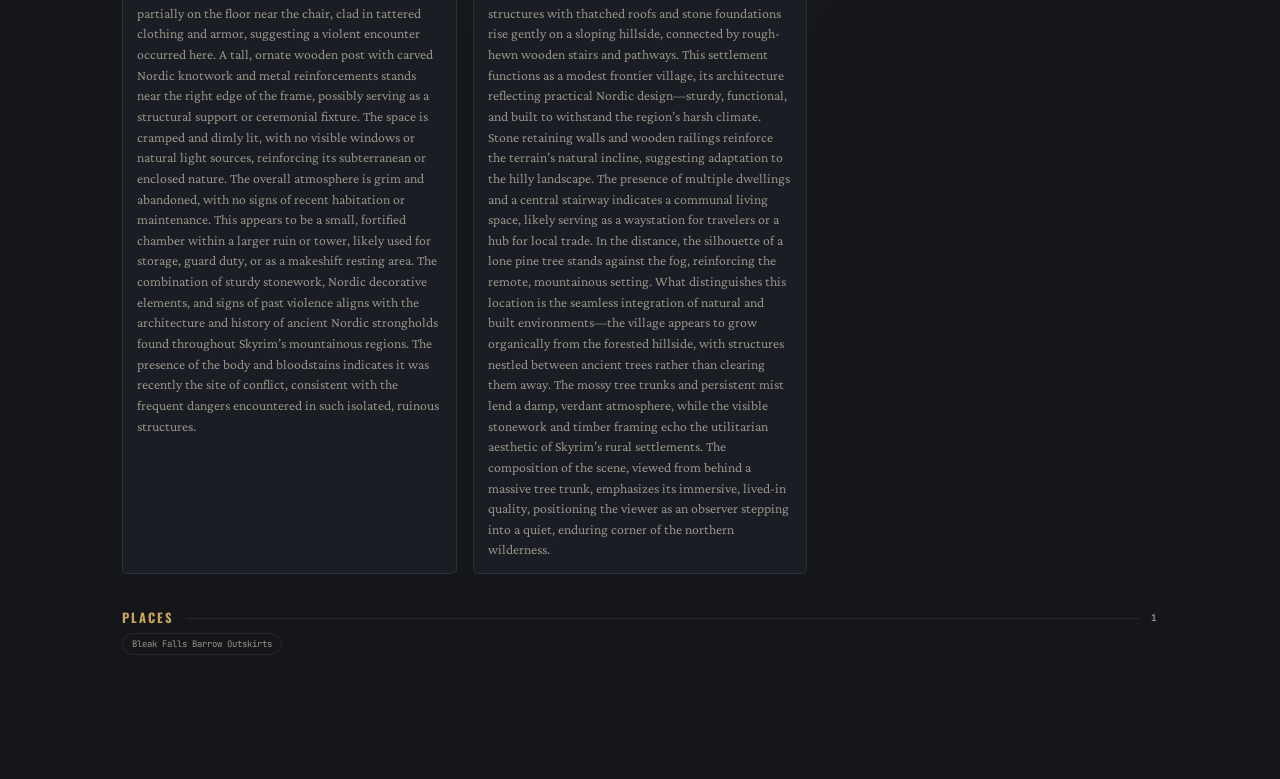
<file: mockups/mockup-b-story.html>
<!doctype html>
<html lang="en">
<head>
<meta charset="utf-8">
<meta name="viewport" content="width=device-width, initial-scale=1">
<title>Mockup B — Day Spine — The Adventures of Jules</title>
<link rel="preconnect" href="https://fonts.googleapis.com">
<link rel="preconnect" href="https://fonts.gstatic.com" crossorigin>
<link href="https://fonts.googleapis.com/css2?family=Oswald:wght@300;400;500;600;700&family=Crimson+Pro:ital,wght@0,400;0,500;0,600;1,400;1,500&family=JetBrains+Mono:wght@400;500&display=swap" rel="stylesheet">
<link rel="stylesheet" href="tome.css">
<style>
/* ── Shell B: a day rail as primary navigation. Only this part differs from Mockup A. ── */

.top{position:sticky;top:0;z-index:40;background:rgba(20,22,26,.95);backdrop-filter:blur(9px);border-bottom:1px solid var(--line)}
.modes{display:flex;justify-content:center;gap:0;border-bottom:1px solid var(--line2)}
.mode{font-family:'Oswald';text-transform:uppercase;letter-spacing:.2em;font-size:.76rem;background:none;border:none;
  color:var(--dim);padding:13px 24px;cursor:pointer;position:relative;font-weight:500}
.mode[aria-selected="true"]{color:var(--gold)}
.mode[aria-selected="true"]::after{content:"";position:absolute;left:14%;right:14%;bottom:-1px;height:2px;background:var(--gold)}
.mode:focus-visible{outline:2px solid var(--gold);outline-offset:-3px}

/* The rail: one column per day, height ∝ that day's event count. Nav and chart at once. */
.rail{display:flex;align-items:flex-end;justify-content:center;gap:2px;padding:12px 20px 0;
  overflow-x:auto;max-width:1280px;margin:0 auto}
/* Columns grow to share the rail but stop at a sane width: a 2-day save must not stretch
   two bars across the whole viewport. Found via ?data=minimal — Jules's 14 days hide this. */
.rw{flex:1 1 auto;min-width:34px;max-width:76px;display:flex;flex-direction:column;align-items:center;gap:5px;
  cursor:pointer;background:none;border:none;padding:4px 2px 8px;border-bottom:2px solid transparent;transition:.15s}
.rw .rc{font-family:'JetBrains Mono';font-size:.5rem;color:var(--dim);opacity:0;transition:.15s}
.rw .rb{width:100%;max-width:26px;display:flex;flex-direction:column-reverse;border-radius:2px 2px 0 0;overflow:hidden;
  box-shadow:0 0 0 1px var(--line2);opacity:.55;transition:.15s}
.rw .rd{font-family:'Oswald';text-transform:uppercase;font-size:.6rem;letter-spacing:.04em;color:var(--dim);
  white-space:nowrap;transition:.15s}
.rw:hover .rb{opacity:.85} .rw:hover .rc{opacity:1} .rw:hover .rd{color:var(--text)}
.rw.on{border-bottom-color:var(--gold)}
.rw.on .rb{opacity:1}
.rw.on .rc{opacity:1;color:var(--gold)}
.rw.on .rd{color:var(--gold)}
.rw:focus-visible{outline:2px solid var(--gold);outline-offset:-2px}
.rw.undated .rb{background:repeating-linear-gradient(45deg,var(--amber),var(--amber) 2px,transparent 2px,transparent 5px);
  opacity:.5;min-height:14px}
.rw.undated.on .rd,.rw.undated:hover .rd{color:var(--amber)}
.rw.undated.on{border-bottom-color:var(--amber)}
.railcap{max-width:1280px;margin:0 auto;padding:0 20px 9px;display:flex;justify-content:space-between;
  font-family:'JetBrains Mono';font-size:.52rem;color:var(--dim);letter-spacing:.08em}

/* Day panel */
.wrap{max-width:1080px;margin:0 auto;padding:0 22px 90px}
.dhead{display:flex;align-items:flex-end;justify-content:space-between;gap:18px;flex-wrap:wrap;
  border-bottom:1px solid var(--line);padding:30px 0 16px;margin-bottom:22px}
.dhead .dl{font-family:'JetBrains Mono';font-size:.56rem;letter-spacing:.2em;text-transform:uppercase;color:var(--gold)}
.dhead h2{font-family:'Oswald';text-transform:uppercase;letter-spacing:.06em;font-weight:700;
  font-size:clamp(1.8rem,4.4vw,3rem);margin:6px 0 0;line-height:1}
.dhead .dsub{font-family:'JetBrains Mono';font-size:.6rem;color:var(--dim);margin-top:8px}
.dnav{display:flex;gap:8px}
.dnav button{font-family:'Oswald';text-transform:uppercase;letter-spacing:.1em;font-size:.68rem;background:var(--panel);
  border:1px solid var(--line);color:var(--text);padding:8px 15px;border-radius:4px;cursor:pointer}
.dnav button:disabled{opacity:.3;cursor:default}

.dstats{display:flex;flex-wrap:wrap;gap:0;border:1px solid var(--line2);border-radius:6px;overflow:hidden;margin-bottom:24px}
.ds{flex:1;min-width:96px;padding:14px 12px;text-align:center;border-right:1px solid var(--line2)}
.ds:last-child{border-right:none}
.ds .v{font-family:'Oswald';font-weight:600;font-size:1.5rem;color:var(--gold);display:block;line-height:1}
.ds .k{font-family:'JetBrains Mono';font-size:.52rem;letter-spacing:.14em;text-transform:uppercase;color:var(--dim);margin-top:5px}

.blk{margin:0 0 34px}
.blk > h3{font-family:'Oswald';text-transform:uppercase;letter-spacing:.16em;font-size:.8rem;color:var(--gold);
  margin:0 0 4px;display:flex;align-items:center;gap:12px}
.blk > h3 .hr{flex:1;height:1px;background:var(--line2)}
.blk > h3 .n{font-family:'JetBrains Mono';font-size:.58rem;color:var(--dim);letter-spacing:.08em}
.blksub{font-style:italic;color:var(--dim);font-size:.86rem;margin:0 0 14px}

/* Event breakdown */
.ebars{display:flex;flex-direction:column;gap:7px}
.eb{display:grid;grid-template-columns:150px 1fr 48px;gap:12px;align-items:center}
.eb .el{font-family:'Oswald';text-transform:uppercase;letter-spacing:.06em;font-size:.7rem;color:var(--dim)}
.eb .et{height:9px;background:var(--line2);border-radius:5px;overflow:hidden}
.eb .et i{display:block;height:100%;border-radius:5px}
.eb .en{font-family:'JetBrains Mono';font-size:.62rem;color:var(--dim);text-align:right}

.locs{display:flex;flex-wrap:wrap;gap:6px}
.loc{font-family:'JetBrains Mono';font-size:.56rem;color:var(--dim);border:1px solid var(--line2);
  border-radius:12px;padding:3px 9px}

/* Ledgers */
.led{max-width:1080px;margin:0 auto}
.ledgrp{border-top:1px solid var(--line2);padding-top:8px;margin-top:26px}
.ledgrp:first-child{border-top:none;margin-top:0}
.ledhd{display:flex;align-items:center;gap:16px;cursor:pointer;padding:16px 2px;user-select:none}
.ledhd:focus-visible{outline:2px solid var(--gold);outline-offset:3px}
.ledhd .st{font-family:'Oswald';text-transform:uppercase;letter-spacing:.14em;font-weight:500;font-size:1.2rem}
.ledhd .hr{flex:1;height:1px;background:var(--line)}
.ledhd .n{font-family:'JetBrains Mono';font-size:.6rem;color:var(--dim)}
.ledhd .chev{color:var(--dim);transition:transform .25s}
.ledgrp.closed .chev{transform:rotate(-90deg)}
.ledgrp.closed .ledbody{display:none}
.ledbody{padding-bottom:10px}
.ledwhy{font-family:'JetBrains Mono';font-size:.56rem;color:var(--dim);letter-spacing:.06em;margin:-8px 0 16px}

/* Compact masthead. In B the selected day is the content, so a full-height monumental
   header would push it below the fold — the exact failure B exists to fix. The name still
   reads as the title, just at a scale that leaves room for the day. */
.mast{display:flex;align-items:baseline;justify-content:center;gap:14px;flex-wrap:wrap;
  text-align:center;padding:18px 16px 14px;border-bottom:1px solid var(--line2)}
.mast .kicker{font-size:.92rem;margin:0}
.mast .name{font-size:clamp(1.5rem,3.4vw,2.2rem);letter-spacing:.08em}
.mast .eyebrow{font-size:.58rem;letter-spacing:.28em;width:100%;margin-bottom:2px}
.mast .subtitle{font-size:.82rem;margin:0;max-width:none;flex-basis:100%}
@media(max-width:640px){ .mast .subtitle{display:none} }
@media(max-width:760px){
  .rail{gap:1px;padding:10px 10px 0}
  .rw{min-width:26px} .rw .rd{font-size:.5rem;writing-mode:vertical-rl;transform:rotate(180deg);height:44px}
  .eb{grid-template-columns:106px 1fr 40px}
  .dhead{padding-top:20px}
}
</style>
</head>
<body>

<!-- Same bootstrap as Mockup A: ?data=minimal|nulldays swaps a fixture in before parse. -->
<script>
(function(){
  var q = new URLSearchParams(location.search).get('data');
  var file = (q === 'minimal' || q === 'nulldays') ? 'fixtures/' + q + '.js' : 'jules-data.js';
  document.write('<script src="' + file + '"><\/script>');
})();
</script>
<script src="tome.js"></script>

<div class="top">
  <div class="modes" role="tablist">
    <button class="mode" role="tab" aria-selected="true"  data-m="journey">The Journey</button>
    <button class="mode" role="tab" aria-selected="false" data-m="ledgers">Ledgers</button>
    <button class="mode" role="tab" aria-selected="false" data-m="intel">IntelEngine</button>
  </div>
  <div id="railWrap">
    <div class="rail" id="rail"></div>
    <div class="railcap"><span id="railA"></span><span>bar height ∝ events that day · ← → to move</span><span id="railB"></span></div>
  </div>
</div>

<header class="mast" id="mast">
  <div class="eyebrow" id="eyebrow">A SkyrimNet Field Journal</div>
  <div class="kicker">The Adventures of</div>
  <h1 class="name" id="charName">—</h1>
  <div class="subtitle" id="subtitle"></div>
</header>

<main class="wrap" id="main"></main>

<script>
"use strict";

const UNDATED = '__undated';
const main = document.getElementById('main');
const lightbox = makeLightbox();
let mode = 'journey';
let day = prep.days[0] || UNDATED;

/* A day's memories are its story, so they're shown whole — but "whole" has to have a
   ceiling or a bad save rebuilds the endless scroll this mockup exists to kill. Jules's
   busiest day is 50; ?data=nulldays pushes 153 into the undated bucket alone. */
const CAP_ROWS = 40;
function memList(rows, id){
  if(rows.length <= CAP_ROWS) return rows.map(m=>memRow(m,'')).join('');
  const head = rows.slice(0, CAP_ROWS).map(m=>memRow(m,'')).join('');
  return `<div id="${id}">${head}</div>
    <button class="showmore" data-more="${id}">Show all ${rows.length}</button>`;
}
/* Re-render on demand; the rows are already in the DOM order we want. */
function bindMore(map){
  document.querySelectorAll('[data-more]').forEach(b => b.addEventListener('click', ()=>{
    const rows = map[b.dataset.more] || [];
    document.getElementById(b.dataset.more).innerHTML = rows.map(m=>memRow(m,'')).join('');
    b.remove();
  }));
}

/* ── Rail ── */
function renderRail(){
  const rail = document.getElementById('rail');
  let html = prep.days.map(d => {
    const e = prep.evByDay[d];
    const h = Math.max(5, Math.round(e.total / prep.maxEvents * 62));
    const segs = CATORDER.filter(c=>e.cats[c]).map(c =>
      `<i style="display:block;height:${(e.cats[c]/e.total*100).toFixed(1)}%;background:${CAT[c].color}"></i>`).join('');
    const short = d.replace(/^(\d+\w*) of .*/,'$1');
    return `<button class="rw${d===day?' on':''}" data-d="${esc(d)}" title="${esc(d)} — ${e.total} events">
      <span class="rc">${e.total}</span>
      <span class="rb" style="height:${h}px">${segs}</span>
      <span class="rd">${esc(short)}</span></button>`;
  }).join('');
  // The undated bucket is a first-class stop on the rail, not a footnote. Without it these
  // memories would have nowhere to live in a day-organised page.
  if(prep.undated.length){
    html += `<button class="rw undated${day===UNDATED?' on':''}" data-d="${UNDATED}"
        title="${prep.undated.length} memories with no in-game day">
      <span class="rc">${prep.undated.length}</span>
      <span class="rb" style="height:14px"></span>
      <span class="rd">n/a</span></button>`;
  }
  rail.innerHTML = html;
  rail.querySelectorAll('.rw').forEach(b => b.addEventListener('click', ()=>{ day = b.dataset.d; render(); }));
  // The endpoint labels exist because a long rail abbreviates each day to "19TH" and loses
  // the month. A short rail is centered and already fully labelled, so they'd just float
  // at the far edges, disconnected from the bars.
  const wide = prep.days.length > 5;
  document.getElementById('railA').textContent = wide ? (prep.days[0] || '') : '';
  document.getElementById('railB').textContent = wide ? (prep.days[prep.days.length-1] || '') : '';
  const on = rail.querySelector('.rw.on');
  if(on && on.scrollIntoView) on.scrollIntoView({ block:'nearest', inline:'nearest' });
}

/* ── Day view ── */
function dayView(){
  if(day === UNDATED) return undatedView();
  const e = prep.evByDay[day] || { total:0, cats:{} };
  const mems = prep.byDay[day] || [];
  const caps = prep.capsByDay[day] || [];
  const i = prep.days.indexOf(day);

  const locs = [...new Set(mems.map(m => (m.location||'').split(',')[0].trim()).filter(Boolean))];

  const stats = [
    ['v', e.total, 'Events'], ['v', mems.length, 'Memories'], ['v', caps.length, 'Captures'],
    ['v', locs.length, 'Places']
  ].map(([,v,k]) => `<div class="ds"><span class="v">${v}</span><span class="k">${k}</span></div>`).join('');

  const ebars = CATORDER.filter(c=>e.cats[c]).map(c => `<div class="eb">
      <span class="el">${CAT[c].label}</span>
      <span class="et"><i style="width:${(e.cats[c]/e.total*100).toFixed(1)}%;background:${CAT[c].color}"></i></span>
      <span class="en">${e.cats[c]}</span></div>`).join('');

  let html = `<div class="dhead">
      <div><div class="dl">Day ${i+1} of ${prep.days.length}</div>
        <h2>${esc(day)}</h2>
        <div class="dsub">${locs.slice(0,3).map(esc).join(' · ')}${locs.length>3?' · +'+(locs.length-3)+' more':''}</div></div>
      <div class="dnav"><button id="dp" ${i<=0?'disabled':''}>← Prev</button><button id="dn" ${i>=prep.days.length-1?'disabled':''}>Next →</button></div>
    </div>
    <div class="dstats">${stats}</div>`;

  html += `<div class="blk"><h3>What happened<span class="hr"></span><span class="n">${e.total} events</span></h3>
    <p class="blksub">The event log records counts by type, not text — <code>events_by_day</code> is a tally. The memories below are the narrative.</p>
    ${ebars || '<div class="empty">No events logged this day.</div>'}</div>`;

  html += `<div class="blk"><h3>Memories formed<span class="hr"></span><span class="n">${mems.length}</span></h3>
    ${mems.length ? memList(mems, 'dayMems') : '<div class="empty">No memories formed this day.</div>'}</div>`;

  if(prep.hasCaptures){
    html += `<div class="blk"><h3>Captures<span class="hr"></span><span class="n">${caps.length}</span></h3>
      ${caps.length
        ? `<div class="ogrid" id="dayCaps">${caps.map((s,k)=>captureCard(s,k)).join('')}</div>`
        : '<div class="empty">No captures on this day.</div>'}</div>`;
  }

  if(locs.length) html += `<div class="blk"><h3>Places<span class="hr"></span><span class="n">${locs.length}</span></h3>
    <div class="locs">${locs.map(l=>`<span class="loc">${esc(l)}</span>`).join('')}</div></div>`;

  setTimeout(()=>{
    const p=document.getElementById('dp'), n=document.getElementById('dn');
    if(p) p.addEventListener('click',()=>{ day=prep.days[i-1]; render(); });
    if(n) n.addEventListener('click',()=>{ day=prep.days[i+1]; render(); });
    const g = document.getElementById('dayCaps');
    if(g) bindCaptures(g, lightbox, k => ({ list: caps, index: k }));
    bindMore({ dayMems: mems });
  },0);
  return html;
}

/* The undated bucket. A day-organised page has to answer for records with no day —
   this is the honest answer, and it is why B needs the timestamp fix more than A does. */
function undatedView(){
  const mems = prep.undated;
  setTimeout(()=>bindMore({ undMems: mems }), 0);
  return `<div class="dhead">
      <div><div class="dl" style="color:var(--amber)">Off the calendar</div>
        <h2 style="color:var(--amber)">Undated</h2>
        <div class="dsub">${mems.length} memor${mems.length===1?'y':'ies'} the timeline cannot place</div></div>
    </div>
    ${noticesHtml()}
    <div class="blk"><h3 style="color:var(--amber)">Memories<span class="hr"></span><span class="n">${mems.length}</span></h3>
      ${mems.length ? memList(mems, 'undMems') : '<div class="empty">Nothing undated — every memory has a day.</div>'}</div>`;
}

/* ── Ledgers: everything with no day. Kills, diary, whispers and the feature carry no
      timestamp at all, so a day spine cannot hold them. This is the hybrid seam. ── */
function ledgerView(){
  const grp = (id, title, n, why, body, closed) => `<div class="ledgrp${closed?' closed':''}" id="${id}">
      <div class="ledhd" role="button" tabindex="0" aria-expanded="${!closed}">
        <span class="st">${esc(title)}</span><span class="hr"></span>
        ${n!=null?`<span class="n">${n}</span>`:''}<span class="chev">▼</span></div>
      <div class="ledbody">${why?`<div class="ledwhy">${esc(why)}</div>`:''}${body}</div></div>`;

  let html = `<p class="seccap" style="margin:24px 0 8px">These records carry no in-game day, so the rail above cannot hold them. They are the ledger behind the journey rather than a part of it.</p>`;

  if((SN.memories||[]).length) html += grp('lg-constel','Constellation of Memory',(SN.memories||[]).length,
    'memories have days, but the projection is a whole-run view — pinning it to one day would waste it',
    `<div class="togline">
        <span class="toggle" id="projToggle"><button data-proj="umap" class="on">UMAP</button><button data-proj="pca">PCA</button></span>
        <span class="cnote" id="projNote"></span>
        <span class="cnote" id="dayHint" style="color:var(--gold)"></span></div>
      <div class="constel" id="constel"><div class="ctip" id="ctip"></div></div>`, false);

  if((SN.leaderboard||[]).length){
    const legend = Object.keys(KCAT).map(k=>`<span class="lg"><i style="background:${KCAT[k]}"></i>${k}</span>`).join('');
    const rows = SN.leaderboard.map((e,i)=>{
      const segs = Object.keys(e.cats||{}).map(c=>`<i style="width:${(e.cats[c]/e.total*100).toFixed(1)}%;background:${KCAT[c]||'var(--dim)'}" title="${esc(c)}: ${e.cats[c]}"></i>`).join('');
      const chips = (e.victims||[]).map(([v,n])=>`<span class="vchip">${esc(v)} ×${n}</span>`).join('');
      return `<div class="lbrow"><div class="lbrank">${String(i+1).padStart(2,'0')}</div>
        <div><div class="lbname" style="color:${colorFor(e.killer)}">${esc(e.killer)}</div>
          <div class="lbtot">${e.total} kill${e.total===1?'':'s'}</div></div>
        <div><div class="lbbar">${segs}</div><div class="vchips">${chips}</div></div></div>`;
    }).join('');
    html += grp('lg-kills','Blood Leaderboard',SN.leaderboard.length,
      'leaderboard is aggregated per killer — the payload keeps no day on a kill',
      `<div class="legend">${legend}</div><div class="lb">${rows}</div>`, true);
  }

  if(prep.hasDiary) html += grp('lg-diary','The Diary',SN.diary.length,
    'diary entries carry no day field in the payload',
    SN.diary.map(d=>`<div class="page" style="max-width:720px;margin:0 auto 20px">
      <div class="phd"><span class="pau">${esc(d.actor)}</span><span class="ppl">${esc(d.loc||'')}${d.emotion?' · '+esc(d.emotion):''}</span></div>
      <div class="pbody">${(d.content||'').split(/\n\s*\n/).map(p=>`<p>${emph(p)}</p>`).join('')}</div></div>`).join(''), true);

  if(prep.hasCaptures){
    const s = SN.omni_summary||{};
    html += grp('lg-portrait','A Portrait of the Land',null,
      'distilled from every capture across the whole run',
      (s.paragraphs&&s.paragraphs.length)?`<div class="portrait">
        <h3>${esc(s.title||'A Portrait of the Land')}</h3>
        ${s.paragraphs.map(p=>`<p>${emph(p)}</p>`).join('')}
        ${s.foot?`<div class="pfoot">${esc(s.foot)}</div>`:''}</div>`:'<div class="empty">No summary.</div>', true);
  }

  if(prep.orphanCaps.length) html += grp('lg-orphan','Captures with no day',prep.orphanCaps.length,
    'ts did not match any day on the rail',
    `<div class="ogrid" id="orphanCaps">${prep.orphanCaps.map((s,k)=>captureCard(s,k)).join('')}</div>`, true);

  if(prep.hasGossip){
    const classed = GOSSIP.map(g=>({...g,tags:classifyWhisper(g.rumor+' '+g.scene)}));
    const cards = classed.map(g=>{
      const primary=g.tags[0];
      const tagHtml=g.tags.map(t=>`<span class="wtag" style="background:${WTAG[t].c};color:#14161a">${esc(WTAG[t].l)}</span>`).join('');
      let scene=(g.scene||'').trim(); scene=scene.charAt(0).toUpperCase()+scene.slice(1).replace(/[.\s]+$/,'')+':';
      return `<div class="wcard" style="border-top-color:${WTAG[primary].c}">
        <div class="wtags">${tagHtml}</div>
        <div class="wh">${esc(g.speaker)}<span class="arr">→</span><span style="color:var(--gold)">${esc(g.listener)}</span></div>
        <div class="wscene">${esc(scene)}</div><div class="wrumor">${esc(g.rumor)}</div></div>`;
    }).join('');
    html += grp('lg-whispers','Whispers Beyond the Road',classed.length,
      'gossip is reconstructed from log output — no game_time is recorded with it',
      `<div class="wgrid">${cards}</div>`, true);
  }

  if(prep.hasFeature){
    const f=SN.feature;
    const stats=[['count','Memories'],['kills','Kills']].filter(([k])=>f[k]!=null)
      .map(([k,l])=>`<div class="fs"><span class="v">${esc(f[k])}</span><span class="k">${l}</span></div>`).join('');
    const qs=(f.quotes||[]).map(q=>{
      const meta=[q.day,q.emotion,q.location].filter(Boolean).join(' · ')||(q.imp!=null?'imp '+q.imp.toFixed(2):'');
      return `<div class="qcard">${meta?`<div class="qm">${esc(meta)}</div>`:''}<div class="qc">${emph(q.content||'')}</div></div>`;
    }).join('');
    html += grp('lg-feature',f.title||f.name,null,'a whole-run thread, not a single day',
      `<div class="feat"><div class="fintro">${(f.intro||[]).map(p=>`<p>${emph(p)}</p>`).join('')}</div>
        ${stats?`<div class="fstats">${stats}</div>`:''}<div class="qgrid">${qs}</div></div>`, true);
  }

  setTimeout(()=>{
    document.querySelectorAll('.ledhd').forEach(h => {
      const t = () => {
        const g = h.parentElement;
        g.classList.toggle('closed');
        h.setAttribute('aria-expanded', String(!g.classList.contains('closed')));
      };
      h.addEventListener('click', t);
      h.addEventListener('keydown', e => { if(e.key==='Enter'||e.key===' '){ e.preventDefault(); t(); } });
    });
    const cEl = document.getElementById('constel');
    if(cEl){
      const c = makeConstellation(cEl, document.getElementById('ctip'));
      const note = document.getElementById('projNote');
      note.textContent = c.projNote();
      document.getElementById('projToggle').addEventListener('click', e=>{
        const b=e.target.closest('button'); if(!b) return;
        c.setProj(b.dataset.proj);
        document.querySelectorAll('#projToggle button').forEach(x=>x.classList.toggle('on',x.dataset.proj===c.proj));
        note.textContent=c.projNote();
      });
      // Carry the selected day across: the one place the spine and the whole-run view meet.
      if(day !== UNDATED && prep.byDay[day] && prep.byDay[day].length){
        c.setDay(day);
        document.getElementById('dayHint').textContent = `· lit: ${day} (${prep.byDay[day].length})`;
      }
    }
    const og = document.getElementById('orphanCaps');
    if(og) bindCaptures(og, lightbox, k => ({ list: prep.orphanCaps, index: k }));
  },0);
  return `<div class="led">${html}</div>`;
}

/* ── IntelEngine: its own axis. IE.events[].day runs 3.3–15.4, a numeric scale unrelated
      to the calendar labels on the rail. Joining them would be a guess that invents story. ── */
function intelView(){
  let html = `<div class="quarantine" style="margin-top:24px"><b>A separate clock</b>
    IntelEngine stamps its events with a numeric day (${(IE.events||[]).length?Math.min(...IE.events.map(e=>+e.day)).toFixed(1):'—'}–${(IE.events||[]).length?Math.max(...IE.events.map(e=>+e.day)).toFixed(1):'—'}),
    not the in-game calendar the rail above uses. There is no reliable mapping between them in the payload, so this tab keeps its own order rather than guessing dates.</div>`;

  if((IE.relations||[]).length){
    const rows = IE.relations.slice().sort((a,b)=>a.score-b.score).map(r=>{
      const fa=facInfo[r.a], fb=facInfo[r.b];
      const tA=fa?`${fa.name} — ${(fa.leaders||[]).join(', ')} · ${fa.hold}`:r.a;
      const tB=fb?`${fb.name} — ${(fb.leaders||[]).join(', ')} · ${fb.hold}`:r.b;
      const half=Math.abs(r.score)/100*50;
      const seg=r.score<0?`<div class="seg" style="right:50%;width:${half}%;background:var(--blood)"></div>`
              :r.score>0?`<div class="seg" style="left:50%;width:${half}%;background:${cFac(r.a)}"></div>`:'';
      const sc=r.score<0?'var(--blood)':r.score>0?'var(--moss)':'var(--dim)';
      return `<div class="relrow"><div class="fa" style="color:${cFac(r.a)}" title="${esc(tA)}">${esc(r.a)}</div>
        <div class="track${r.war?' war':''}"><div class="tick"></div>${seg}</div>
        <div class="fb" style="color:${cFac(r.b)}" title="${esc(tB)}">${esc(r.b)}${r.war?'<span class="wartag">⚔ At War</span>':''}</div>
        <div class="sc" style="color:${sc}">${r.score>0?'+':''}${r.score}</div></div>`;
    }).join('');
    html += `<div class="blk"><h3>The Great Powers<span class="hr"></span><span class="n">${IE.relations.length}</span></h3>${rows}</div>`;
  }

  if(prep.hasWar){
    const panels = IE.war.slice().sort((a,b)=>(b.ongoing?1:0)-(a.ongoing?1:0)).map(w=>{
      // The model's declaration text carries no terminal punctuation, so appending the
      // outcome ran the sentences together ("...from Skyrim Concluded after 3 battles").
      const decl = (w.declaration||'').trim();
      const lead = decl ? esc(decl.replace(/[.\s]+$/,'')) + '. ' : '';
      const outcome = w.ongoing
        ? (w.battles
            ? `The war rages on — ${plural(w.battles,'battle')} fought, no victor yet.`
            : `No battles fought yet.`)
        : (w.battles
            ? `Concluded after ${plural(w.battles,'battle')} — <strong style="color:var(--gold)">${esc(w.victor)}</strong> emerged victorious.`
            : `Concluded without a battle — <strong style="color:var(--gold)">${esc(w.victor)}</strong> emerged victorious.`);
      const flag = w.ongoing ? `<span class="wflag on">⚔ Ongoing</span>`
                             : `<span class="wflag done">Victor: ${esc(w.victor)}</span>`;
      return `<div class="warpanel${w.ongoing?' ongoing':''}">
        <div class="warhd">
          <span class="wt"><span style="color:${cFac(w.a)}">${esc(w.a)}</span><span class="wsep">versus</span><span style="color:${cFac(w.b)}">${esc(w.b)}</span></span>
          ${flag}</div>
        <p class="warintro">${lead}${outcome}</p>
        <div class="versus">
          <div class="belligerent r"><div class="sn" style="color:${cFac(w.a)}">${esc(w.a)}</div>
            <div class="sl">${esc((w.a_leaders||[]).join(', '))}</div>
            ${gauge('Morale',w.a_morale,cFac(w.a))}${gauge('Strength',w.a_strength,cFac(w.a))}</div>
          <div class="vs">Versus</div>
          <div class="belligerent"><div class="sn" style="color:${cFac(w.b)}">${esc(w.b)}</div>
            <div class="sl">${esc((w.b_leaders||[]).join(', '))}</div>
            ${gauge('Morale',w.b_morale,cFac(w.b))}${gauge('Strength',w.b_strength,cFac(w.b))}</div></div></div>`;
    }).join('');
    html += `<div class="blk"><h3>The War<span class="hr"></span><span class="n">${IE.war.length}</span></h3>${panels}</div>`;

    if((IE.battles||[]).length){
      const bs = IE.battles.map(b=>`<div class="battle">
        <div class="bh"><span class="bl">${esc(b.loc)}</span>
          <span class="br">day ${b.day} · ${esc(b.attacker)} → ${esc(b.defender)} · ${esc(b.result)}</span></div>
        <p class="bn">${esc(b.narrative)}</p>
        <div class="bloss">Losses — ${esc(b.attacker)}: ${b.att_losses} · ${esc(b.defender)}: ${b.def_losses}</div></div>`).join('');
      html += `<div class="blk"><h3>Battles<span class="hr"></span><span class="n">${IE.battles.length}</span></h3>${bs}</div>`;
    }
  }

  if((IE.events||[]).length){
    const rows = IE.events.map(e=>{
      const dc=e.delta<0?'var(--blood)':e.delta>0?'var(--moss)':'var(--dim)';
      return `<div class="prov"><div class="provtag">${esc((e.type||'').replace(/_/g,' '))}</div>
        <div><div class="pd">${esc(e.desc)}</div>
          <div class="pp" style="color:${cFac(e.a)}">${esc(e.a)}${e.day!=null?` · day ${e.day}`:''}</div></div>
        <div class="pdelta" style="color:${dc}">${e.delta>0?'+':''}${e.delta}</div></div>`;
    }).join('');
    html += `<div class="blk"><h3>Chronicle of Provocations<span class="hr"></span><span class="n">${IE.events.length}</span></h3>${rows}</div>`;
  }
  return html;
}

/* ── Render ── */
function render(){
  document.getElementById('railWrap').classList.toggle('hidden', mode !== 'journey');
  document.getElementById('eyebrow').textContent =
    mode === 'intel' ? 'An IntelEngine Dispatch' : 'A SkyrimNet Field Journal';
  document.querySelectorAll('.mode').forEach(b => b.setAttribute('aria-selected', String(b.dataset.m === mode)));
  if(mode === 'journey'){ renderRail(); main.innerHTML = dayView(); }
  else if(mode === 'ledgers') main.innerHTML = ledgerView();
  else main.innerHTML = intelView();
}

/* ── Boot ── */
document.getElementById('charName').textContent = SN.player || '—';
document.getElementById('subtitle').textContent = (SN.stats && SN.stats.subtitle) || '';
document.querySelectorAll('.mode').forEach(b => b.addEventListener('click', ()=>{ mode = b.dataset.m; render(); window.scrollTo(0,0); }));
addEventListener('keydown', e => {
  if(mode !== 'journey') return;
  if(document.querySelector('.lbox.open')) return;             // lightbox owns the arrows
  if(/^(INPUT|TEXTAREA)$/.test((document.activeElement||{}).tagName)) return;
  const i = prep.days.indexOf(day);
  if(e.key === 'ArrowLeft'  && i > 0){ day = prep.days[i-1]; render(); }
  if(e.key === 'ArrowRight' && i > -1 && i < prep.days.length-1){ day = prep.days[i+1]; render(); }
});
render();
</script>
</body>
</html>
</file>
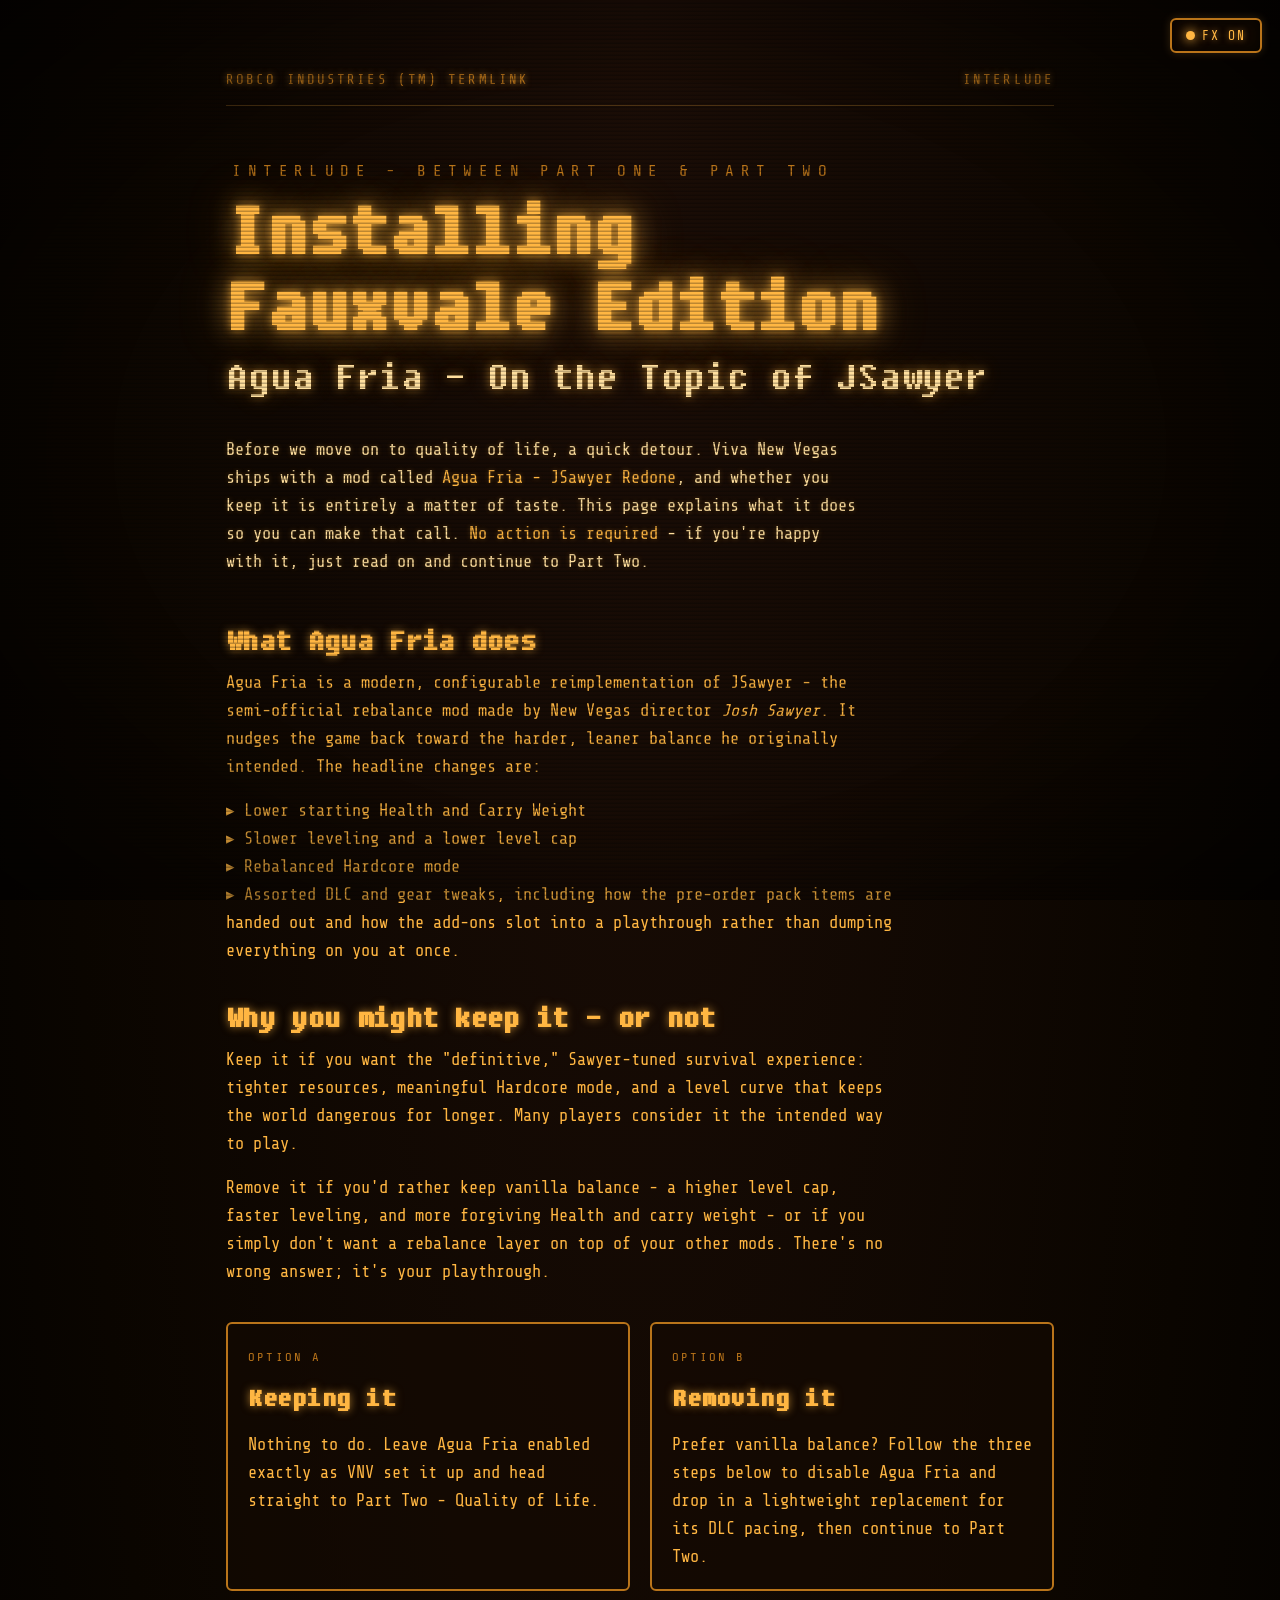
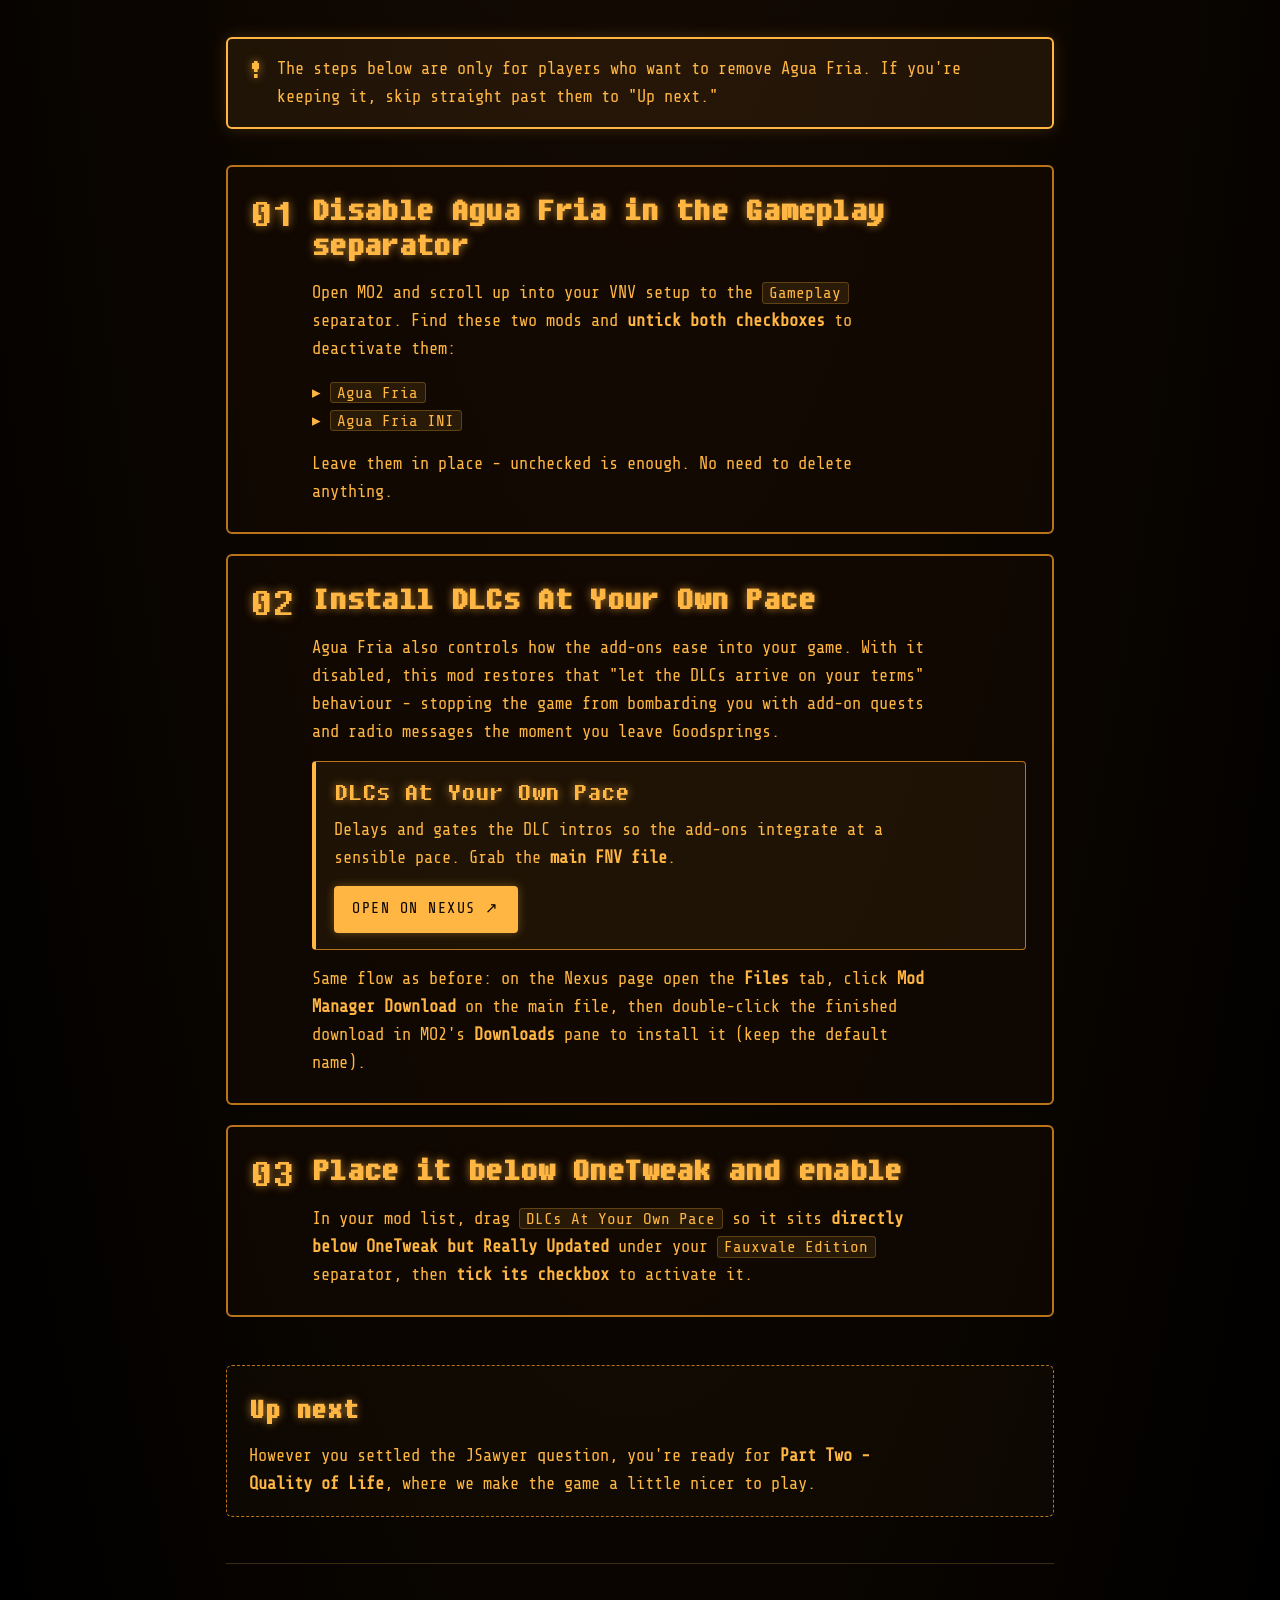
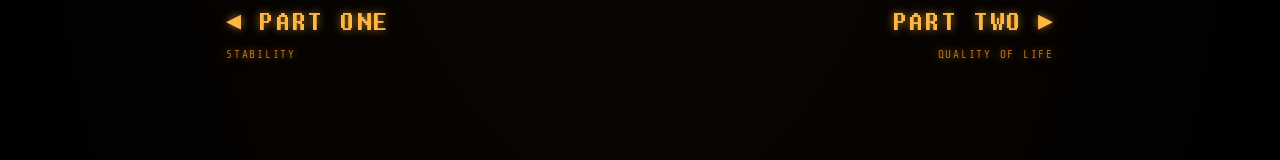
<file: viva-new-vegas-fauxvale-edition/agua-fria.html>
<!DOCTYPE html>
<html lang="en">
<head>
<meta charset="UTF-8" />
<meta name="viewport" content="width=device-width, initial-scale=1.0" />
<title>Installing Fauxvale Edition - Agua Fria: On the Topic of JSawyer</title>
<!-- Sets data-crt before first paint so FX never flash on when disabled. -->
<script src="crt.js"></script>
<link rel="preconnect" href="https://fonts.googleapis.com" />
<link rel="preconnect" href="https://fonts.gstatic.com" crossorigin />
<link href="https://fonts.googleapis.com/css2?family=Share+Tech+Mono&family=VT323&display=swap" rel="stylesheet" />
<link rel="stylesheet" href="crt.css" />
<style>
  :root {
    /* Vault-Tec amber terminal palette */
    --phosphor: #ffb642;
    --phosphor-dim: #b9741a;
    --phosphor-glow: rgba(255, 182, 66, 0.65);
    --phosphor-faint: rgba(255, 182, 66, 0.14);
    --amber: #ffdf9e;
    --screen: #140a02;
    --screen-deep: #0a0500;
    --bezel: #1c1108;
    /* crt.css overrides these when FX are toggled off. */
    --glow: 1;
    --font-display: "Fixedsys", "VT323", monospace;
    --display-scale: 1;
  }

  * { box-sizing: border-box; }

  html, body { margin: 0; }

  body {
    min-height: 100vh;
    background: radial-gradient(ellipse at top, #1b0d06 0%, #0a0500 65%, #000 100%);
    color: var(--phosphor);
    font-family: "Share Tech Mono", monospace;
    font-size: clamp(15px, 1.6vw, 17px);
    line-height: 1.65;
  }

  /* --- Full-screen CRT "screen" --- */
  .terminal {
    position: relative;
    min-height: 100vh;
    animation: flicker 5s infinite steps(60);
  }

  .terminal::before {
    content: "";
    position: fixed;
    inset: 0;
    background: radial-gradient(ellipse at center, transparent 58%, rgba(0, 0, 0, 0.55) 100%);
    pointer-events: none;
    z-index: 40;
  }

  .terminal::after {
    content: "";
    position: fixed;
    inset: 0;
    background:
      repeating-linear-gradient(
        to bottom,
        rgba(0, 0, 0, 0) 0px,
        rgba(0, 0, 0, 0) 2px,
        rgba(0, 0, 0, 0.26) 3px,
        rgba(0, 0, 0, 0.26) 4px
      );
    pointer-events: none;
    z-index: 41;
    mix-blend-mode: multiply;
  }

  .scan-sweep {
    position: fixed;
    left: 0;
    right: 0;
    height: 180px;
    top: -180px;
    background: linear-gradient(to bottom, transparent, rgba(255, 182, 66, 0.07), transparent);
    pointer-events: none;
    z-index: 42;
    animation: sweep 7s linear infinite;
  }

  @keyframes sweep {
    0% { top: -180px; }
    100% { top: 100%; }
  }

  @keyframes flicker {
    0%, 100% { opacity: 1; }
    96% { opacity: 1; }
    97% { opacity: 0.85; }
    98% { opacity: 1; }
    99% { opacity: 0.92; }
  }

  /* --- Layout --- */
  .wrap {
    position: relative;
    z-index: 1;
    max-width: 940px;
    margin: 0 auto;
    padding: clamp(20px, 4vw, 40px) clamp(20px, 5vw, 56px) clamp(60px, 8vw, 96px);
  }

  .topbar {
    display: flex;
    justify-content: space-between;
    align-items: baseline;
    gap: 16px;
    font-size: clamp(11px, 1.5vw, 14px);
    letter-spacing: 0.15em;
    color: var(--phosphor-dim);
    text-shadow: 0 0 calc(6px * var(--glow)) var(--phosphor-glow);
    padding-bottom: 14px;
    border-bottom: 1px solid rgba(255, 182, 66, 0.22);
    text-transform: uppercase;
  }

  .step-label {
    margin: clamp(30px, 5vw, 52px) 0 0.4em;
    font-size: clamp(13px, 2vw, 16px);
    letter-spacing: 0.4em;
    text-indent: 0.4em;
    color: var(--phosphor-dim);
    text-transform: uppercase;
  }

  h1 {
    font-family: var(--font-display);
    font-size: calc(clamp(40px, 8vw, 80px) * var(--display-scale));
    line-height: 0.95;
    margin: 0 0 0.15em;
    letter-spacing: 0.01em;
    text-shadow:
      0 0 calc(8px * var(--glow)) var(--phosphor-glow),
      0 0 calc(26px * var(--glow)) var(--phosphor-glow),
      0 0 calc(50px * var(--glow)) rgba(255, 182, 66, 0.35);
  }

  .subhead {
    display: inline-block;
    font-family: var(--font-display);
    font-size: calc(clamp(24px, 4.4vw, 42px) * var(--display-scale));
    line-height: 1.02;
    margin: 0 0 0.9em;
    color: var(--amber);
    text-shadow:
      0 0 calc(8px * var(--glow)) rgba(255, 182, 66, 0.55),
      0 0 calc(22px * var(--glow)) rgba(255, 182, 66, 0.3);
  }

  .lede {
    max-width: 70ch;
    margin: 0 0 clamp(30px, 5vw, 48px);
    color: var(--amber);
    text-shadow: 0 0 calc(5px * var(--glow)) rgba(255, 182, 66, 0.3);
  }

  .lede strong { color: var(--phosphor); font-weight: 400; }

  a { color: var(--phosphor); }

  /* --- Body prose --- */
  .prose { max-width: 74ch; margin: 0 0 clamp(24px, 4vw, 36px); }
  .prose h2 {
    font-family: var(--font-display);
    font-size: calc(clamp(22px, 3.4vw, 32px) * var(--display-scale));
    line-height: 1.02;
    margin: 0 0 0.4em;
    letter-spacing: 0.01em;
    text-shadow: 0 0 calc(8px * var(--glow)) var(--phosphor-glow);
  }
  .prose p { margin: 0 0 0.9em; }
  .prose p:last-child { margin-bottom: 0; }
  .prose strong { color: var(--phosphor); font-weight: 400; }

  /* --- Keep / remove decision cards --- */
  .fork {
    display: grid;
    grid-template-columns: 1fr 1fr;
    gap: 20px;
    margin: 0 0 clamp(30px, 5vw, 46px);
  }

  @media (max-width: 720px) {
    .fork { grid-template-columns: 1fr; }
  }

  .fork-card {
    padding: 18px 20px;
    border: 2px solid var(--phosphor-dim);
    border-radius: 6px;
    background: rgba(20, 10, 2, 0.55);
  }

  .fork-card h3 {
    font-family: var(--font-display);
    font-size: calc(clamp(20px, 3vw, 28px) * var(--display-scale));
    margin: 0 0 0.35em;
    letter-spacing: 0.02em;
    text-shadow: 0 0 calc(8px * var(--glow)) var(--phosphor-glow);
  }

  .fork-card .tag {
    display: inline-block;
    font-size: 0.72em;
    letter-spacing: 0.18em;
    text-transform: uppercase;
    color: var(--phosphor-dim);
    margin-bottom: 0.6em;
  }

  .fork-card p { margin: 0; }
  .fork-card strong { color: var(--phosphor); font-weight: 400; }

  /* --- "Only if you're removing it" callout --- */
  .optional {
    display: flex;
    gap: 14px;
    align-items: flex-start;
    margin: 0 0 clamp(24px, 4vw, 36px);
    padding: 16px 20px;
    border: 2px solid var(--phosphor);
    border-radius: 6px;
    background: rgba(255, 182, 66, 0.08);
    box-shadow: 0 0 calc(16px * var(--glow)) rgba(255, 182, 66, 0.18);
  }

  .optional .icon {
    font-family: var(--font-display);
    font-size: 1.7em;
    line-height: 1;
    color: var(--phosphor);
    text-shadow: 0 0 calc(8px * var(--glow)) var(--phosphor-glow);
  }

  .optional p { margin: 0; }
  .optional strong { color: var(--phosphor); font-weight: 400; }

  /* --- Removal steps --- */
  .steps {
    list-style: none;
    counter-reset: step;
    margin: 0 0 clamp(30px, 5vw, 48px);
    padding: 0;
    display: grid;
    gap: 20px;
  }

  .step {
    counter-increment: step;
    position: relative;
    min-width: 0;
    padding: clamp(18px, 3vw, 26px) clamp(18px, 3vw, 26px) clamp(18px, 3vw, 26px) clamp(64px, 9vw, 84px);
    border: 2px solid var(--phosphor-dim);
    border-radius: 6px;
    background: rgba(20, 10, 2, 0.55);
  }

  .step::before {
    content: counter(step, decimal-leading-zero);
    position: absolute;
    left: clamp(14px, 2.4vw, 22px);
    top: clamp(16px, 2.6vw, 24px);
    font-family: var(--font-display);
    font-size: calc(clamp(30px, 5vw, 44px) * var(--display-scale));
    line-height: 1;
    color: var(--phosphor);
    text-shadow: 0 0 calc(10px * var(--glow)) var(--phosphor-glow);
  }

  .step h2 {
    font-family: var(--font-display);
    font-size: calc(clamp(24px, 3.6vw, 34px) * var(--display-scale));
    line-height: 1.02;
    margin: 0 0 0.5em;
    letter-spacing: 0.01em;
    text-shadow: 0 0 calc(8px * var(--glow)) var(--phosphor-glow);
  }

  .step p { margin: 0 0 0.9em; max-width: 68ch; }
  .step p:last-child { margin-bottom: 0; }

  /* Inline code */
  .c {
    font-family: "Share Tech Mono", monospace;
    font-size: 0.94em;
    color: var(--phosphor);
    background: rgba(255, 182, 66, 0.1);
    border: 1px solid rgba(255, 182, 66, 0.25);
    border-radius: 3px;
    padding: 0.05em 0.4em;
    white-space: nowrap;
  }

  /* Mod download callout */
  .mod {
    margin: 0.4em 0 0;
    padding: 16px 18px;
    border: 1px solid var(--phosphor-dim);
    border-left: 4px solid var(--phosphor);
    border-radius: 4px;
    background: rgba(255, 182, 66, 0.06);
  }

  .mod .mod-name {
    font-family: var(--font-display);
    font-size: calc(clamp(20px, 3vw, 28px) * var(--display-scale));
    line-height: 1;
    margin: 0 0 0.35em;
    text-shadow: 0 0 calc(8px * var(--glow)) var(--phosphor-glow);
  }

  .mod p { margin: 0 0 0.8em; }

  .dl-link {
    display: inline-flex;
    align-items: center;
    gap: 0.5em;
    font-family: "Share Tech Mono", monospace;
    font-size: clamp(13px, 1.7vw, 15px);
    letter-spacing: 0.1em;
    text-transform: uppercase;
    text-decoration: none;
    color: var(--screen-deep);
    background: var(--phosphor);
    padding: 9px 16px;
    border: 2px solid var(--phosphor);
    border-radius: 4px;
    box-shadow: 0 0 calc(10px * var(--glow)) rgba(255, 182, 66, 0.35);
    transition: background 0.15s ease, box-shadow 0.2s ease;
  }

  .dl-link:hover,
  .dl-link:focus-visible {
    outline: none;
    background: var(--amber);
    border-color: var(--amber);
    box-shadow: 0 0 calc(16px * var(--glow)) var(--phosphor-glow);
  }

  /* "Up next" note */
  .upnext {
    margin: 0 0 clamp(30px, 5vw, 46px);
    padding: 18px 22px;
    border: 1px dashed var(--phosphor-dim);
    border-radius: 6px;
    background: rgba(255, 182, 66, 0.03);
  }

  .upnext h3 {
    font-family: var(--font-display);
    font-size: calc(clamp(22px, 3.2vw, 30px) * var(--display-scale));
    margin: 0 0 0.3em;
    letter-spacing: 0.02em;
    text-shadow: 0 0 calc(8px * var(--glow)) var(--phosphor-glow);
  }

  .upnext p { margin: 0; max-width: 70ch; }

  /* Footer nav */
  .nav {
    display: flex;
    justify-content: space-between;
    align-items: center;
    gap: 16px;
    flex-wrap: wrap;
    padding-top: clamp(20px, 4vw, 32px);
    border-top: 1px solid rgba(255, 182, 66, 0.22);
  }

  .nav-link {
    font-family: var(--font-display);
    font-size: calc(clamp(22px, 3vw, 30px) * var(--display-scale));
    letter-spacing: 0.04em;
    text-transform: uppercase;
    text-decoration: none;
    color: var(--phosphor);
    text-shadow: 0 0 calc(8px * var(--glow)) var(--phosphor-glow);
  }

  .nav-link:hover,
  .nav-link:focus-visible { outline: none; color: var(--amber); }

  .nav-link.next { text-align: right; }

  .nav-link .sub {
    display: block;
    font-family: "Share Tech Mono", monospace;
    font-size: 11px;
    letter-spacing: 0.16em;
    color: var(--phosphor-dim);
  }

  @media (max-width: 1280px) {
    .wrap { padding-top: 68px; }
  }

  @media (max-width: 460px) {
    .topbar { flex-direction: column; align-items: flex-start; gap: 4px; }
  }

  @media (prefers-reduced-motion: reduce) {
    .terminal, .scan-sweep { animation: none; }
  }
</style>
</head>
<body>
  <button type="button" class="crt-toggle" aria-pressed="true" title="Toggle CRT / phosphor effects">
    <span class="led" aria-hidden="true"></span>
    <span>FX <span class="state"></span></span>
  </button>

  <main class="terminal">
    <div class="scan-sweep" aria-hidden="true"></div>

    <div class="wrap">
      <div class="topbar">
        <span>RobCo Industries (TM) Termlink</span>
        <span>Interlude</span>
      </div>

      <p class="step-label">Interlude - Between Part One &amp; Part Two</p>
      <h1>Installing<br />Fauxvale Edition</h1>
      <span class="subhead">Agua Fria - On the Topic of JSawyer</span>

      <p class="lede">
        Before we move on to quality of life, a quick detour. Viva New Vegas ships with a mod called
        <strong>Agua Fria - JSawyer Redone</strong>, and whether you keep it is entirely a matter of taste.
        This page explains what it does so you can make that call. <strong>No action is required</strong> -
        if you're happy with it, just read on and continue to Part Two.
      </p>

      <div class="prose">
        <h2>What Agua Fria does</h2>
        <p>
          Agua Fria is a modern, configurable reimplementation of <strong>JSawyer</strong> - the semi-official
          rebalance mod made by New Vegas director <em>Josh Sawyer</em>. It nudges the game back toward the
          harder, leaner balance he originally intended. The headline changes are:
        </p>
        <p>
          &#9656; <strong>Lower starting Health and Carry Weight</strong><br />
          &#9656; <strong>Slower leveling</strong> and a <strong>lower level cap</strong><br />
          &#9656; <strong>Rebalanced Hardcore mode</strong><br />
          &#9656; Assorted DLC and gear tweaks, including how the <strong>pre-order pack items</strong> are
          handed out and how the add-ons slot into a playthrough rather than dumping everything on you at once.
        </p>
      </div>

      <div class="prose">
        <h2>Why you might keep it - or not</h2>
        <p>
          <strong>Keep it</strong> if you want the "definitive," Sawyer-tuned survival experience: tighter
          resources, meaningful Hardcore mode, and a level curve that keeps the world dangerous for longer.
          Many players consider it the intended way to play.
        </p>
        <p>
          <strong>Remove it</strong> if you'd rather keep vanilla balance - a higher level cap, faster
          leveling, and more forgiving Health and carry weight - or if you simply don't want a rebalance layer
          on top of your other mods. There's no wrong answer; it's your playthrough.
        </p>
      </div>

      <div class="fork">
        <div class="fork-card">
          <span class="tag">Option A</span>
          <h3>Keeping it</h3>
          <p>
            Nothing to do. Leave Agua Fria enabled exactly as VNV set it up and head straight to
            <strong>Part Two - Quality of Life</strong>.
          </p>
        </div>
        <div class="fork-card">
          <span class="tag">Option B</span>
          <h3>Removing it</h3>
          <p>
            Prefer vanilla balance? Follow the three steps below to disable Agua Fria and drop in a
            lightweight replacement for its DLC pacing, then continue to Part Two.
          </p>
        </div>
      </div>

      <div class="optional">
        <span class="icon" aria-hidden="true">!</span>
        <p>
          <strong>The steps below are only for players who want to remove Agua Fria.</strong> If you're
          keeping it, skip straight past them to "Up next."
        </p>
      </div>

      <ol class="steps">
        <!-- Step 1 -->
        <li class="step">
          <h2>Disable Agua Fria in the Gameplay separator</h2>
          <p>
            Open MO2 and scroll up into your VNV setup to the <span class="c">Gameplay</span> separator.
            Find these two mods and <strong>untick both checkboxes</strong> to deactivate them:
          </p>
          <p>
            &#9656; <span class="c">Agua Fria</span><br />
            &#9656; <span class="c">Agua Fria INI</span>
          </p>
          <p>
            Leave them in place - unchecked is enough. No need to delete anything.
          </p>
        </li>

        <!-- Step 2 -->
        <li class="step">
          <h2>Install DLCs At Your Own Pace</h2>
          <p>
            Agua Fria also controls how the add-ons ease into your game. With it disabled, this mod
            restores that "let the DLCs arrive on your terms" behaviour - stopping the game from bombarding
            you with add-on quests and radio messages the moment you leave Goodsprings.
          </p>
          <div class="mod">
            <p class="mod-name">DLCs At Your Own Pace</p>
            <p>Delays and gates the DLC intros so the add-ons integrate at a sensible pace. Grab the <strong>main FNV file</strong>.</p>
            <a class="dl-link" href="https://www.nexusmods.com/newvegas/mods/98663" target="_blank" rel="noopener noreferrer">
              Open on Nexus &#8599;
            </a>
          </div>
          <p style="margin-top: 0.9em;">
            Same flow as before: on the Nexus page open the <strong>Files</strong> tab, click
            <strong>Mod Manager Download</strong> on the main file, then double-click the finished download
            in MO2's <strong>Downloads</strong> pane to install it (keep the default name).
          </p>
        </li>

        <!-- Step 3 -->
        <li class="step">
          <h2>Place it below OneTweak and enable</h2>
          <p>
            In your mod list, drag <span class="c">DLCs At Your Own Pace</span> so it sits
            <strong>directly below OneTweak but Really Updated</strong> under your
            <span class="c">Fauxvale Edition</span> separator, then <strong>tick its checkbox</strong> to
            activate it.
          </p>
        </li>
      </ol>

      <div class="upnext">
        <h3>Up next</h3>
        <p>
          However you settled the JSawyer question, you're ready for <strong>Part Two - Quality of Life</strong>,
          where we make the game a little nicer to play.
        </p>
      </div>

      <nav class="nav">
        <a class="nav-link" href="part1-stability.html">&#9666; Part One<span class="sub">Stability</span></a>
        <a class="nav-link next" href="part2-qol.html">
          Part Two &#9656;
          <span class="sub">Quality of Life</span>
        </a>
      </nav>
    </div>
  </main>
</body>
</html>
</file>
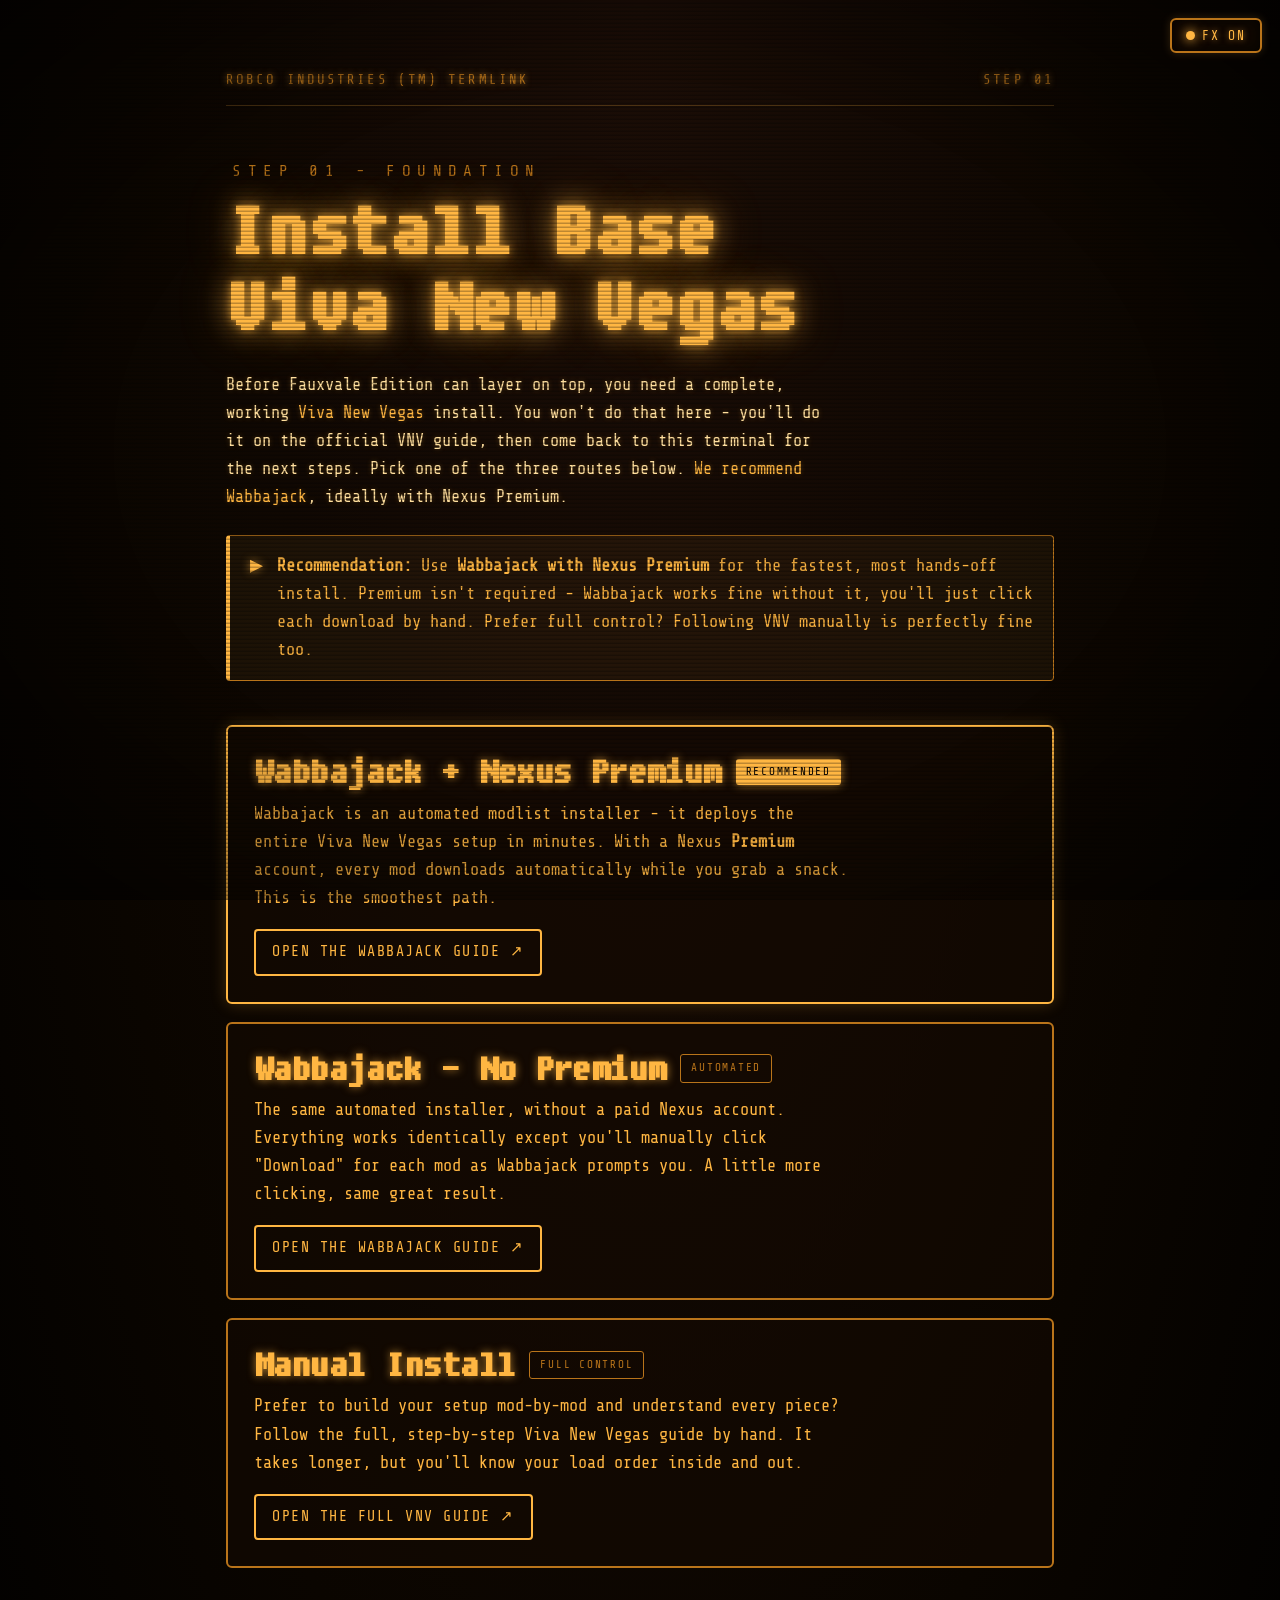
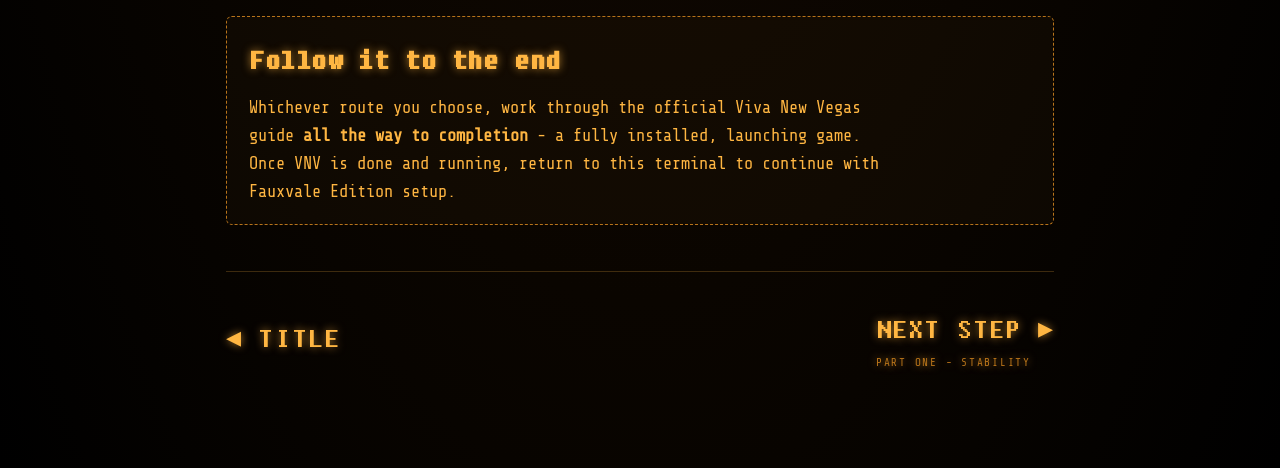
<file: viva-new-vegas-fauxvale-edition/base-game.html>
<!DOCTYPE html>
<html lang="en">
<head>
<meta charset="UTF-8" />
<meta name="viewport" content="width=device-width, initial-scale=1.0" />
<title>Install Base Viva New Vegas - Fauxvale Edition</title>
<!-- Sets data-crt before first paint so FX never flash on when disabled. -->
<script src="crt.js"></script>
<link rel="preconnect" href="https://fonts.googleapis.com" />
<link rel="preconnect" href="https://fonts.gstatic.com" crossorigin />
<link href="https://fonts.googleapis.com/css2?family=Share+Tech+Mono&family=VT323&display=swap" rel="stylesheet" />
<link rel="stylesheet" href="crt.css" />
<style>
  :root {
    /* Vault-Tec amber terminal palette */
    --phosphor: #ffb642;
    --phosphor-dim: #b9741a;
    --phosphor-glow: rgba(255, 182, 66, 0.65);
    --phosphor-faint: rgba(255, 182, 66, 0.14);
    --amber: #ffdf9e;
    --screen: #140a02;
    --screen-deep: #0a0500;
    --bezel: #1c1108;
    /* crt.css overrides these when FX are toggled off. */
    --glow: 1;
    --font-display: "Fixedsys", "VT323", monospace;
    --display-scale: 1;
  }

  * { box-sizing: border-box; }

  html, body { margin: 0; }

  body {
    min-height: 100vh;
    background: radial-gradient(ellipse at top, #1b0d06 0%, #0a0500 65%, #000 100%);
    color: var(--phosphor);
    font-family: "Share Tech Mono", monospace;
    font-size: clamp(15px, 1.6vw, 17px);
    line-height: 1.65;
  }

  /* --- Full-screen CRT "screen" --- */
  .terminal {
    position: relative;
    min-height: 100vh;
    animation: flicker 5s infinite steps(60);
  }

  /* Curved-glass vignette (fixed over the whole viewport) */
  .terminal::before {
    content: "";
    position: fixed;
    inset: 0;
    background: radial-gradient(ellipse at center, transparent 58%, rgba(0, 0, 0, 0.55) 100%);
    pointer-events: none;
    z-index: 40;
  }

  /* Scanlines (fixed over the whole viewport) */
  .terminal::after {
    content: "";
    position: fixed;
    inset: 0;
    background:
      repeating-linear-gradient(
        to bottom,
        rgba(0, 0, 0, 0) 0px,
        rgba(0, 0, 0, 0) 2px,
        rgba(0, 0, 0, 0.26) 3px,
        rgba(0, 0, 0, 0.26) 4px
      );
    pointer-events: none;
    z-index: 41;
    mix-blend-mode: multiply;
  }

  /* Moving horizontal scan glow */
  .scan-sweep {
    position: fixed;
    left: 0;
    right: 0;
    height: 180px;
    top: -180px;
    background: linear-gradient(to bottom, transparent, rgba(255, 182, 66, 0.07), transparent);
    pointer-events: none;
    z-index: 42;
    animation: sweep 7s linear infinite;
  }

  @keyframes sweep {
    0% { top: -180px; }
    100% { top: 100%; }
  }

  @keyframes flicker {
    0%, 100% { opacity: 1; }
    96% { opacity: 1; }
    97% { opacity: 0.85; }
    98% { opacity: 1; }
    99% { opacity: 0.92; }
  }

  /* --- Layout --- */
  .wrap {
    position: relative;
    z-index: 1;
    max-width: 940px;
    margin: 0 auto;
    padding: clamp(20px, 4vw, 40px) clamp(20px, 5vw, 56px) clamp(60px, 8vw, 96px);
  }

  .topbar {
    display: flex;
    justify-content: space-between;
    align-items: baseline;
    gap: 16px;
    font-size: clamp(11px, 1.5vw, 14px);
    letter-spacing: 0.15em;
    color: var(--phosphor-dim);
    text-shadow: 0 0 calc(6px * var(--glow)) var(--phosphor-glow);
    padding-bottom: 14px;
    border-bottom: 1px solid rgba(255, 182, 66, 0.22);
    text-transform: uppercase;
  }

  .step-label {
    margin: clamp(30px, 5vw, 52px) 0 0.4em;
    font-size: clamp(13px, 2vw, 16px);
    letter-spacing: 0.4em;
    text-indent: 0.4em;
    color: var(--phosphor-dim);
    text-transform: uppercase;
  }

  h1 {
    font-family: var(--font-display);
    font-size: calc(clamp(40px, 8vw, 80px) * var(--display-scale));
    line-height: 0.95;
    margin: 0 0 0.35em;
    letter-spacing: 0.01em;
    text-shadow:
      0 0 calc(8px * var(--glow)) var(--phosphor-glow),
      0 0 calc(26px * var(--glow)) var(--phosphor-glow),
      0 0 calc(50px * var(--glow)) rgba(255, 182, 66, 0.35);
  }

  .lede {
    max-width: 68ch;
    margin: 0 0 1.4em;
    color: var(--amber);
    text-shadow: 0 0 calc(5px * var(--glow)) rgba(255, 182, 66, 0.3);
  }

  .lede strong { color: var(--phosphor); font-weight: 400; }

  a { color: var(--phosphor); }

  /* Recommendation callout */
  .reco {
    display: flex;
    gap: 14px;
    align-items: flex-start;
    margin: 0 0 clamp(28px, 5vw, 44px);
    padding: 16px 20px;
    border: 1px solid var(--phosphor-dim);
    border-left: 4px solid var(--phosphor);
    background: rgba(255, 182, 66, 0.06);
    border-radius: 4px;
  }

  .reco .icon {
    font-family: var(--font-display);
    font-size: 1.5em;
    line-height: 1;
    color: var(--phosphor);
    text-shadow: 0 0 calc(8px * var(--glow)) var(--phosphor-glow);
  }

  .reco p { margin: 0; }

  /* Method cards */
  .methods {
    display: grid;
    gap: 18px;
    margin-bottom: clamp(30px, 5vw, 48px);
  }

  .card {
    position: relative;
    padding: clamp(18px, 3vw, 26px);
    border: 2px solid var(--phosphor-dim);
    border-radius: 6px;
    background: rgba(20, 10, 2, 0.55);
    transition: border-color 0.2s ease, box-shadow 0.2s ease, background 0.2s ease;
  }

  .card:hover {
    border-color: var(--phosphor);
    background: rgba(255, 182, 66, 0.05);
  }

  .card.recommended {
    border-color: var(--phosphor);
    box-shadow: 0 0 calc(16px * var(--glow)) rgba(255, 182, 66, 0.22);
  }

  .card-head {
    display: flex;
    align-items: center;
    flex-wrap: wrap;
    gap: 10px 14px;
    margin-bottom: 0.5em;
  }

  .card h2 {
    font-family: var(--font-display);
    font-size: calc(clamp(26px, 4vw, 38px) * var(--display-scale));
    line-height: 1;
    margin: 0;
    letter-spacing: 0.01em;
    text-shadow: 0 0 calc(8px * var(--glow)) var(--phosphor-glow);
  }

  .badge {
    font-size: 11px;
    letter-spacing: 0.16em;
    text-transform: uppercase;
    padding: 4px 10px;
    border-radius: 3px;
    white-space: nowrap;
  }

  .badge.rec {
    color: var(--screen-deep);
    background: var(--phosphor);
    box-shadow: 0 0 calc(10px * var(--glow)) var(--phosphor-glow);
  }

  .badge.alt {
    color: var(--phosphor-dim);
    border: 1px solid var(--phosphor-dim);
  }

  .card p { margin: 0 0 1em; max-width: 66ch; }

  .card-link {
    display: inline-flex;
    align-items: center;
    gap: 0.5em;
    font-family: "Share Tech Mono", monospace;
    font-size: clamp(13px, 1.7vw, 15px);
    letter-spacing: 0.1em;
    text-transform: uppercase;
    text-decoration: none;
    color: var(--phosphor);
    padding: 9px 16px;
    border: 2px solid var(--phosphor);
    border-radius: 4px;
    transition: background 0.15s ease, color 0.15s ease, box-shadow 0.2s ease;
  }

  .card-link:hover,
  .card-link:focus-visible {
    outline: none;
    background: var(--phosphor);
    color: var(--screen-deep);
    box-shadow: 0 0 calc(14px * var(--glow)) var(--phosphor-glow);
  }

  /* When-done note */
  .done-note {
    margin: 0 0 clamp(30px, 5vw, 46px);
    padding: 18px 22px;
    border: 1px dashed var(--phosphor-dim);
    border-radius: 6px;
    background: rgba(255, 182, 66, 0.03);
  }

  .done-note h3 {
    font-family: var(--font-display);
    font-size: calc(clamp(22px, 3.2vw, 30px) * var(--display-scale));
    margin: 0 0 0.3em;
    letter-spacing: 0.02em;
    text-shadow: 0 0 calc(8px * var(--glow)) var(--phosphor-glow);
  }

  .done-note p { margin: 0; max-width: 70ch; }

  /* Footer nav */
  .nav {
    display: flex;
    justify-content: space-between;
    align-items: center;
    gap: 16px;
    flex-wrap: wrap;
    padding-top: clamp(20px, 4vw, 32px);
    border-top: 1px solid rgba(255, 182, 66, 0.22);
  }

  .nav-link {
    font-family: var(--font-display);
    font-size: calc(clamp(22px, 3vw, 30px) * var(--display-scale));
    letter-spacing: 0.04em;
    text-transform: uppercase;
    text-decoration: none;
    color: var(--phosphor);
    text-shadow: 0 0 calc(8px * var(--glow)) var(--phosphor-glow);
  }

  .nav-link:hover,
  .nav-link:focus-visible { outline: none; color: var(--amber); }

  .nav-link.disabled {
    color: var(--phosphor-dim);
    text-shadow: none;
    cursor: not-allowed;
    pointer-events: none;
  }

  .nav-link .sub {
    display: block;
    font-family: "Share Tech Mono", monospace;
    font-size: 11px;
    letter-spacing: 0.16em;
    color: var(--phosphor-dim);
  }

  /* Once the viewport's side margin is narrower than the fixed FX toggle,
     the toggle would sit on top of the top-bar text. Drop the content band
     below the toggle so it clears the text instead of overlapping it. */
  @media (max-width: 1280px) {
    .wrap { padding-top: 68px; }
  }

  @media (max-width: 460px) {
    .topbar { flex-direction: column; align-items: flex-start; gap: 4px; }
  }

  @media (prefers-reduced-motion: reduce) {
    .terminal, .scan-sweep { animation: none; }
  }
</style>
</head>
<body>
  <button type="button" class="crt-toggle" aria-pressed="true" title="Toggle CRT / phosphor effects">
    <span class="led" aria-hidden="true"></span>
    <span>FX <span class="state"></span></span>
  </button>

  <main class="terminal">
    <div class="scan-sweep" aria-hidden="true"></div>

    <div class="wrap">
      <div class="topbar">
        <span>RobCo Industries (TM) Termlink</span>
        <span>Step 01</span>
      </div>

      <p class="step-label">Step 01 - Foundation</p>
      <h1>Install Base<br />Viva New Vegas</h1>

      <p class="lede">
        Before Fauxvale Edition can layer on top, you need a complete, working
        <strong>Viva New Vegas</strong> install. You won't do that here - you'll do it on the
        official VNV guide, then come back to this terminal for the next steps. Pick one of the
        three routes below. <strong>We recommend Wabbajack</strong>, ideally with Nexus Premium.
      </p>

      <div class="reco">
        <span class="icon" aria-hidden="true">&#9656;</span>
        <p>
          <strong>Recommendation:</strong> Use <strong>Wabbajack with Nexus Premium</strong> for
          the fastest, most hands-off install. Premium isn't required - Wabbajack works fine without
          it, you'll just click each download by hand. Prefer full control? Following VNV manually is
          perfectly fine too.
        </p>
      </div>

      <div class="methods">
        <!-- Recommended -->
        <div class="card recommended">
          <div class="card-head">
            <h2>Wabbajack + Nexus Premium</h2>
            <span class="badge rec">Recommended</span>
          </div>
          <p>
            Wabbajack is an automated modlist installer - it deploys the entire Viva New Vegas setup
            in minutes. With a Nexus <strong>Premium</strong> account, every mod downloads
            automatically while you grab a snack. This is the smoothest path.
          </p>
          <a class="card-link" href="https://vivanewvegas.moddinglinked.com/wabbajack.html" target="_blank" rel="noopener noreferrer">
            Open the Wabbajack Guide &#8599;
          </a>
        </div>

        <!-- Wabbajack, no premium -->
        <div class="card">
          <div class="card-head">
            <h2>Wabbajack - No Premium</h2>
            <span class="badge alt">Automated</span>
          </div>
          <p>
            The same automated installer, without a paid Nexus account. Everything works identically
            except you'll manually click "Download" for each mod as Wabbajack prompts you. A little
            more clicking, same great result.
          </p>
          <a class="card-link" href="https://vivanewvegas.moddinglinked.com/wabbajack.html" target="_blank" rel="noopener noreferrer">
            Open the Wabbajack Guide &#8599;
          </a>
        </div>

        <!-- Manual -->
        <div class="card">
          <div class="card-head">
            <h2>Manual Install</h2>
            <span class="badge alt">Full Control</span>
          </div>
          <p>
            Prefer to build your setup mod-by-mod and understand every piece? Follow the full,
            step-by-step Viva New Vegas guide by hand. It takes longer, but you'll know your load
            order inside and out.
          </p>
          <a class="card-link" href="https://vivanewvegas.moddinglinked.com/index.html" target="_blank" rel="noopener noreferrer">
            Open the Full VNV Guide &#8599;
          </a>
        </div>
      </div>

      <div class="done-note">
        <h3>Follow it to the end</h3>
        <p>
          Whichever route you choose, work through the official Viva New Vegas guide
          <strong>all the way to completion</strong> - a fully installed, launching game. Once VNV is
          done and running, return to this terminal to continue with Fauxvale Edition setup.
        </p>
      </div>

      <nav class="nav">
        <a class="nav-link" href="index.html">&#9666; Title</a>
        <a class="nav-link" href="part1-stability.html">
          Next Step &#9656;
          <span class="sub">Part One - Stability</span>
        </a>
      </nav>
    </div>
  </main>
</body>
</html>
</file>
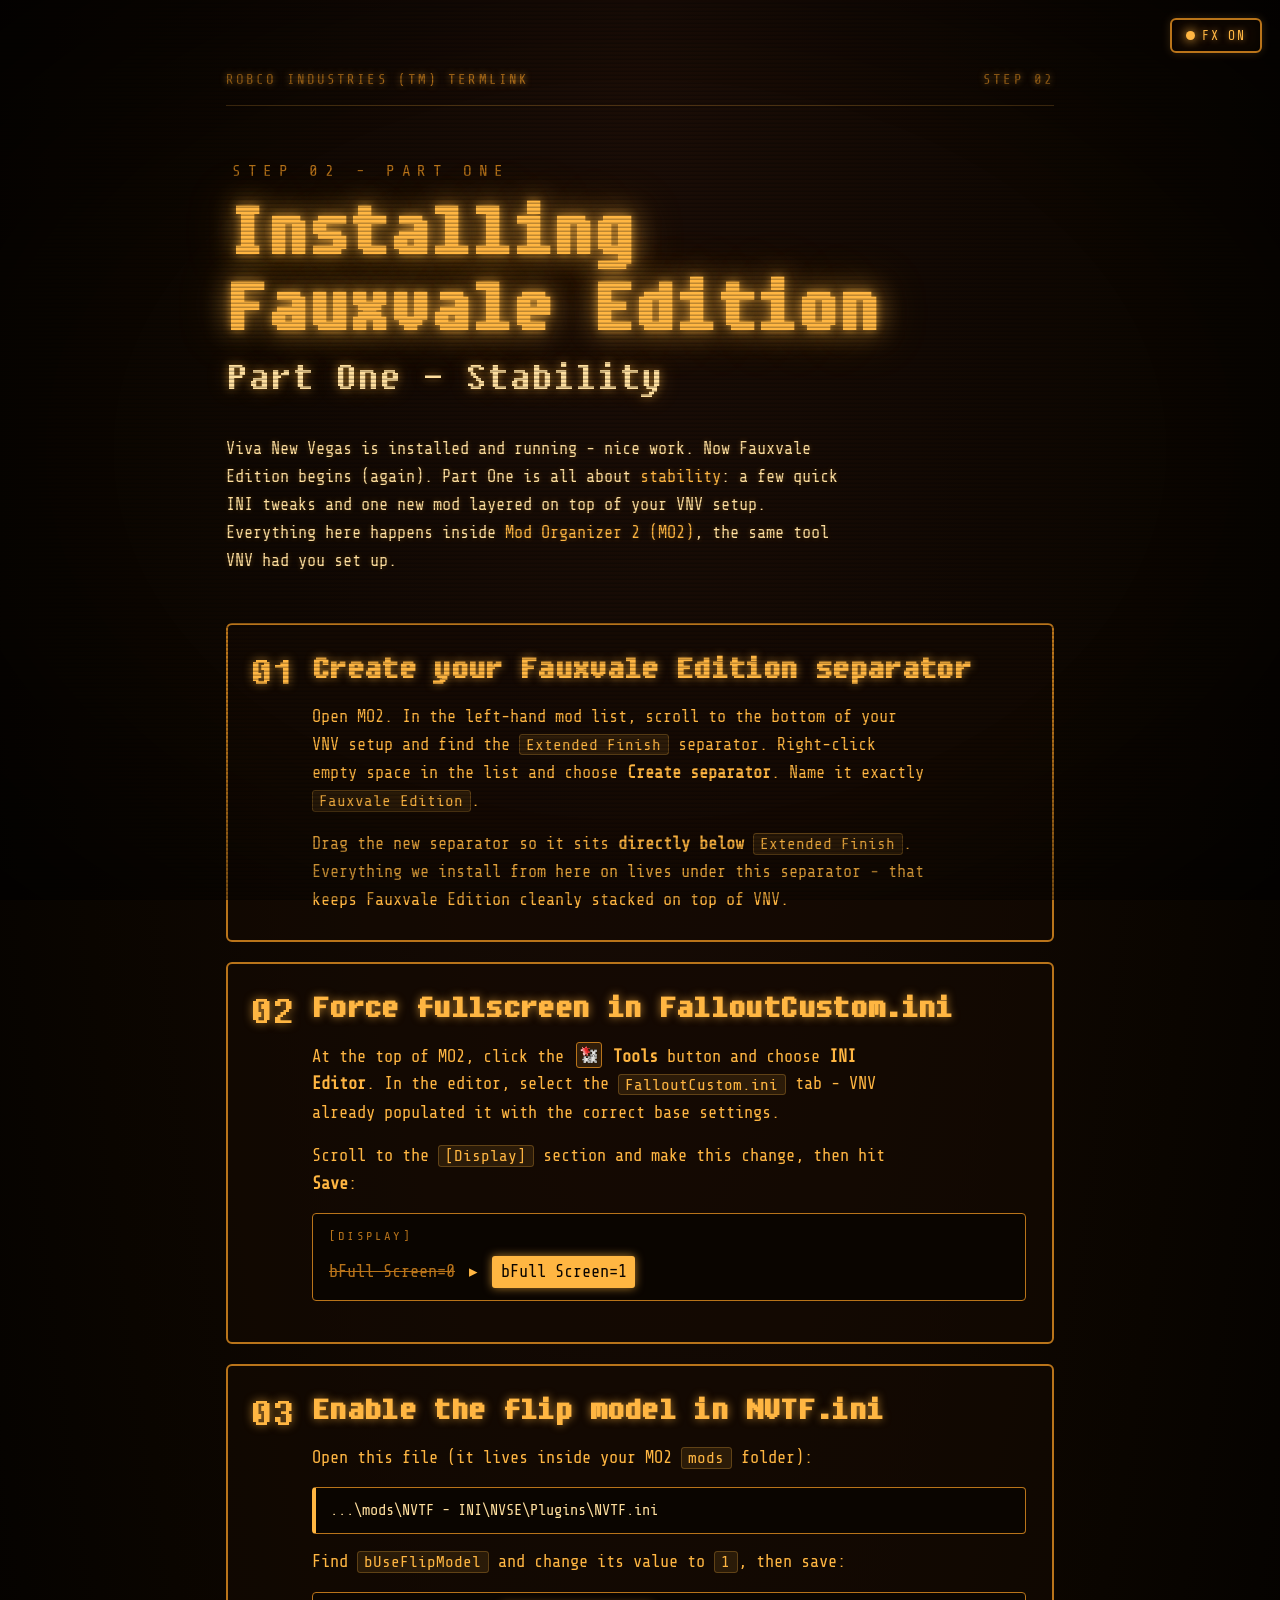
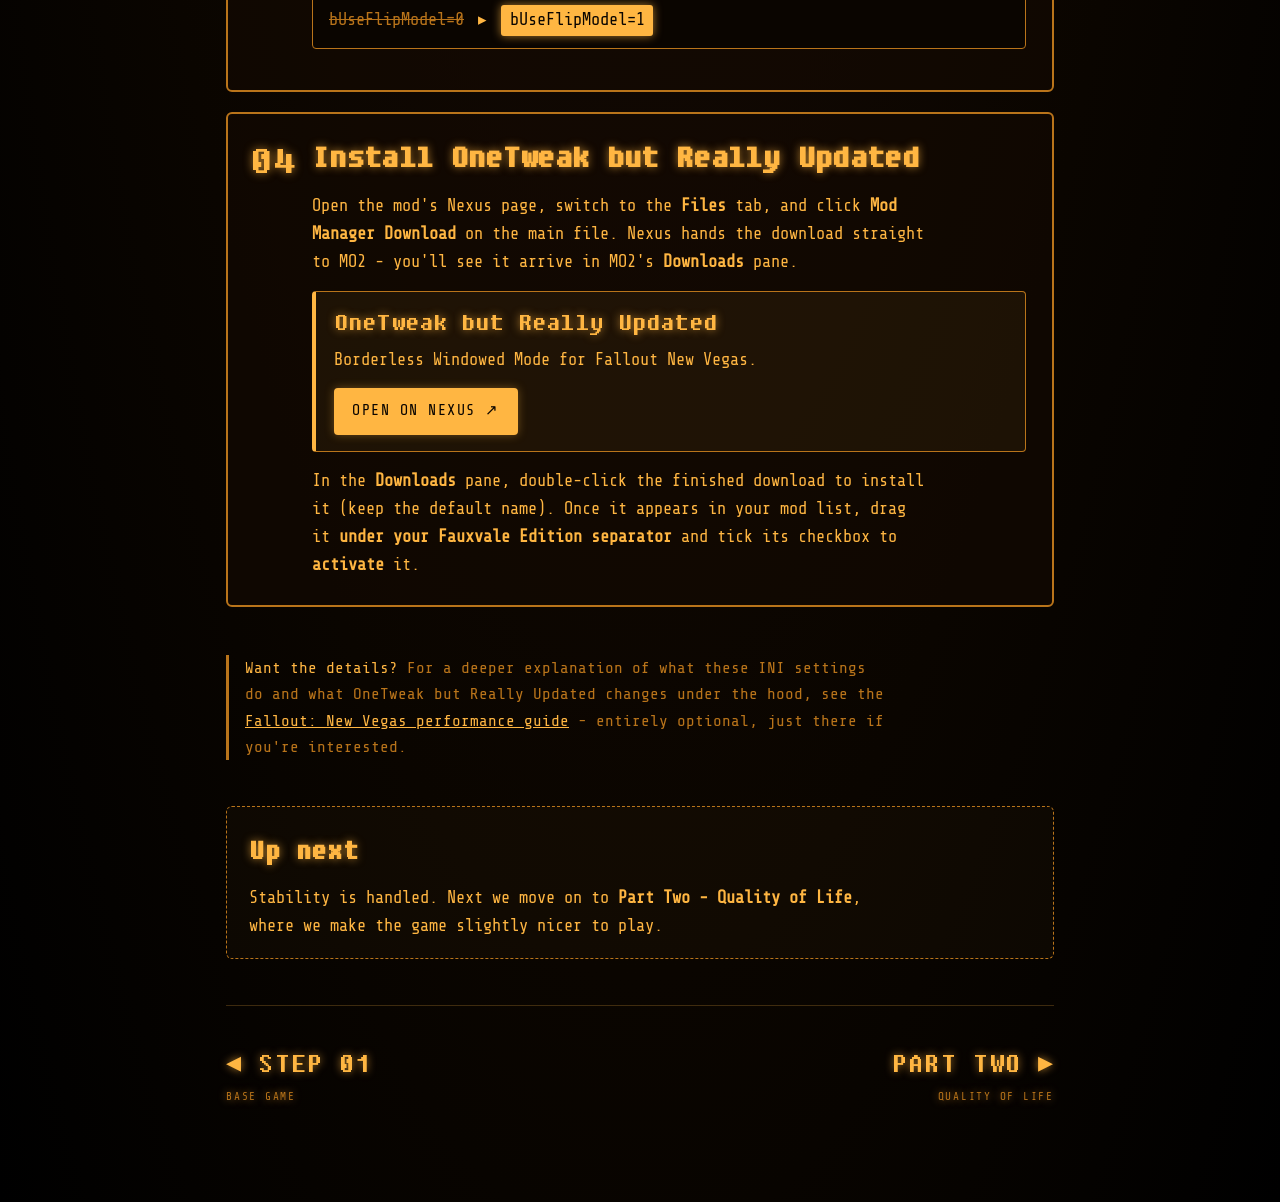
<file: viva-new-vegas-fauxvale-edition/part1-stability.html>
<!DOCTYPE html>
<html lang="en">
<head>
<meta charset="UTF-8" />
<meta name="viewport" content="width=device-width, initial-scale=1.0" />
<title>Installing Fauxvale Edition - Part One: Stability</title>
<!-- Sets data-crt before first paint so FX never flash on when disabled. -->
<script src="crt.js"></script>
<link rel="preconnect" href="https://fonts.googleapis.com" />
<link rel="preconnect" href="https://fonts.gstatic.com" crossorigin />
<link href="https://fonts.googleapis.com/css2?family=Share+Tech+Mono&family=VT323&display=swap" rel="stylesheet" />
<link rel="stylesheet" href="crt.css" />
<style>
  :root {
    /* Vault-Tec amber terminal palette */
    --phosphor: #ffb642;
    --phosphor-dim: #b9741a;
    --phosphor-glow: rgba(255, 182, 66, 0.65);
    --phosphor-faint: rgba(255, 182, 66, 0.14);
    --amber: #ffdf9e;
    --screen: #140a02;
    --screen-deep: #0a0500;
    --bezel: #1c1108;
    /* crt.css overrides these when FX are toggled off. */
    --glow: 1;
    --font-display: "Fixedsys", "VT323", monospace;
    --display-scale: 1;
  }

  * { box-sizing: border-box; }

  html, body { margin: 0; }

  body {
    min-height: 100vh;
    background: radial-gradient(ellipse at top, #1b0d06 0%, #0a0500 65%, #000 100%);
    color: var(--phosphor);
    font-family: "Share Tech Mono", monospace;
    font-size: clamp(15px, 1.6vw, 17px);
    line-height: 1.65;
  }

  /* --- Full-screen CRT "screen" --- */
  .terminal {
    position: relative;
    min-height: 100vh;
    animation: flicker 5s infinite steps(60);
  }

  .terminal::before {
    content: "";
    position: fixed;
    inset: 0;
    background: radial-gradient(ellipse at center, transparent 58%, rgba(0, 0, 0, 0.55) 100%);
    pointer-events: none;
    z-index: 40;
  }

  .terminal::after {
    content: "";
    position: fixed;
    inset: 0;
    background:
      repeating-linear-gradient(
        to bottom,
        rgba(0, 0, 0, 0) 0px,
        rgba(0, 0, 0, 0) 2px,
        rgba(0, 0, 0, 0.26) 3px,
        rgba(0, 0, 0, 0.26) 4px
      );
    pointer-events: none;
    z-index: 41;
    mix-blend-mode: multiply;
  }

  .scan-sweep {
    position: fixed;
    left: 0;
    right: 0;
    height: 180px;
    top: -180px;
    background: linear-gradient(to bottom, transparent, rgba(255, 182, 66, 0.07), transparent);
    pointer-events: none;
    z-index: 42;
    animation: sweep 7s linear infinite;
  }

  @keyframes sweep {
    0% { top: -180px; }
    100% { top: 100%; }
  }

  @keyframes flicker {
    0%, 100% { opacity: 1; }
    96% { opacity: 1; }
    97% { opacity: 0.85; }
    98% { opacity: 1; }
    99% { opacity: 0.92; }
  }

  /* --- Layout --- */
  .wrap {
    position: relative;
    z-index: 1;
    max-width: 940px;
    margin: 0 auto;
    padding: clamp(20px, 4vw, 40px) clamp(20px, 5vw, 56px) clamp(60px, 8vw, 96px);
  }

  .topbar {
    display: flex;
    justify-content: space-between;
    align-items: baseline;
    gap: 16px;
    font-size: clamp(11px, 1.5vw, 14px);
    letter-spacing: 0.15em;
    color: var(--phosphor-dim);
    text-shadow: 0 0 calc(6px * var(--glow)) var(--phosphor-glow);
    padding-bottom: 14px;
    border-bottom: 1px solid rgba(255, 182, 66, 0.22);
    text-transform: uppercase;
  }

  .step-label {
    margin: clamp(30px, 5vw, 52px) 0 0.4em;
    font-size: clamp(13px, 2vw, 16px);
    letter-spacing: 0.4em;
    text-indent: 0.4em;
    color: var(--phosphor-dim);
    text-transform: uppercase;
  }

  h1 {
    font-family: var(--font-display);
    font-size: calc(clamp(40px, 8vw, 80px) * var(--display-scale));
    line-height: 0.95;
    margin: 0 0 0.15em;
    letter-spacing: 0.01em;
    text-shadow:
      0 0 calc(8px * var(--glow)) var(--phosphor-glow),
      0 0 calc(26px * var(--glow)) var(--phosphor-glow),
      0 0 calc(50px * var(--glow)) rgba(255, 182, 66, 0.35);
  }

  .subhead {
    display: inline-block;
    font-family: var(--font-display);
    font-size: calc(clamp(24px, 4.4vw, 42px) * var(--display-scale));
    line-height: 1;
    margin: 0 0 0.9em;
    color: var(--amber);
    text-shadow:
      0 0 calc(8px * var(--glow)) rgba(255, 182, 66, 0.55),
      0 0 calc(22px * var(--glow)) rgba(255, 182, 66, 0.3);
  }

  .lede {
    max-width: 70ch;
    margin: 0 0 clamp(30px, 5vw, 48px);
    color: var(--amber);
    text-shadow: 0 0 calc(5px * var(--glow)) rgba(255, 182, 66, 0.3);
  }

  .lede strong { color: var(--phosphor); font-weight: 400; }

  a { color: var(--phosphor); }

  /* --- Steps --- */
  .steps {
    list-style: none;
    counter-reset: step;
    margin: 0 0 clamp(30px, 5vw, 48px);
    padding: 0;
    display: grid;
    gap: 20px;
  }

  .step {
    counter-increment: step;
    position: relative;
    min-width: 0;
    padding: clamp(18px, 3vw, 26px) clamp(18px, 3vw, 26px) clamp(18px, 3vw, 26px) clamp(64px, 9vw, 84px);
    border: 2px solid var(--phosphor-dim);
    border-radius: 6px;
    background: rgba(20, 10, 2, 0.55);
  }

  .step::before {
    content: counter(step, decimal-leading-zero);
    position: absolute;
    left: clamp(14px, 2.4vw, 22px);
    top: clamp(16px, 2.6vw, 24px);
    font-family: var(--font-display);
    font-size: calc(clamp(30px, 5vw, 44px) * var(--display-scale));
    line-height: 1;
    color: var(--phosphor);
    text-shadow: 0 0 calc(10px * var(--glow)) var(--phosphor-glow);
  }

  .step h2 {
    font-family: var(--font-display);
    font-size: calc(clamp(24px, 3.6vw, 34px) * var(--display-scale));
    line-height: 1.02;
    margin: 0 0 0.5em;
    letter-spacing: 0.01em;
    text-shadow: 0 0 calc(8px * var(--glow)) var(--phosphor-glow);
  }

  .step p { margin: 0 0 0.9em; max-width: 68ch; }
  .step p:last-child { margin-bottom: 0; }

  /* Inline + block code (always the readable mono, never the display font) */
  .c {
    font-family: "Share Tech Mono", monospace;
    font-size: 0.94em;
    color: var(--phosphor);
    background: rgba(255, 182, 66, 0.1);
    border: 1px solid rgba(255, 182, 66, 0.25);
    border-radius: 3px;
    padding: 0.05em 0.4em;
    white-space: nowrap;
  }

  .path {
    display: block;
    font-family: "Share Tech Mono", monospace;
    font-size: 0.9em;
    color: var(--amber);
    background: var(--screen-deep);
    border: 1px solid var(--phosphor-dim);
    border-left: 4px solid var(--phosphor);
    border-radius: 4px;
    padding: 10px 14px;
    margin: 0 0 0.9em;
    overflow-x: auto;
    white-space: nowrap;
  }

  /* Before -> after value change */
  .change {
    display: flex;
    align-items: center;
    flex-wrap: wrap;
    gap: 10px 14px;
    font-family: "Share Tech Mono", monospace;
    background: var(--screen-deep);
    border: 1px solid var(--phosphor-dim);
    border-radius: 4px;
    padding: 12px 16px;
    margin: 0 0 0.9em;
  }

  .change .label {
    font-size: 0.72em;
    letter-spacing: 0.18em;
    text-transform: uppercase;
    color: var(--phosphor-dim);
    width: 100%;
  }

  .change .old { color: var(--phosphor-dim); text-decoration: line-through; }
  .change .arrow { color: var(--phosphor); }
  .change .new {
    color: var(--screen-deep);
    background: var(--phosphor);
    border-radius: 3px;
    padding: 0.1em 0.5em;
    box-shadow: 0 0 calc(10px * var(--glow)) var(--phosphor-glow);
  }

  /* The MO2 Tools toolbar button, shown inline in the text */
  .tool-btn {
    height: 1.55em;
    width: auto;
    vertical-align: -0.4em;
    padding: 2px;
    margin: 0 0.15em;
    background: rgba(255, 182, 66, 0.12);
    border: 1px solid var(--phosphor-dim);
    border-radius: 3px;
    image-rendering: pixelated;
  }

  /* Mod download callout */
  .mod {
    margin: 0.4em 0 0;
    padding: 16px 18px;
    border: 1px solid var(--phosphor-dim);
    border-left: 4px solid var(--phosphor);
    border-radius: 4px;
    background: rgba(255, 182, 66, 0.06);
  }

  .mod .mod-name {
    font-family: var(--font-display);
    font-size: calc(clamp(20px, 3vw, 28px) * var(--display-scale));
    line-height: 1;
    margin: 0 0 0.35em;
    text-shadow: 0 0 calc(8px * var(--glow)) var(--phosphor-glow);
  }

  .mod p { margin: 0 0 0.8em; }

  .dl-link {
    display: inline-flex;
    align-items: center;
    gap: 0.5em;
    font-family: "Share Tech Mono", monospace;
    font-size: clamp(13px, 1.7vw, 15px);
    letter-spacing: 0.1em;
    text-transform: uppercase;
    text-decoration: none;
    color: var(--screen-deep);
    background: var(--phosphor);
    padding: 9px 16px;
    border: 2px solid var(--phosphor);
    border-radius: 4px;
    box-shadow: 0 0 calc(10px * var(--glow)) rgba(255, 182, 66, 0.35);
    transition: background 0.15s ease, box-shadow 0.2s ease;
  }

  .dl-link:hover,
  .dl-link:focus-visible {
    outline: none;
    background: var(--amber);
    border-color: var(--amber);
    box-shadow: 0 0 calc(16px * var(--glow)) var(--phosphor-glow);
  }

  /* "Up next" note */
  .upnext {
    margin: 0 0 clamp(30px, 5vw, 46px);
    padding: 18px 22px;
    border: 1px dashed var(--phosphor-dim);
    border-radius: 6px;
    background: rgba(255, 182, 66, 0.03);
  }

  .upnext h3 {
    font-family: var(--font-display);
    font-size: calc(clamp(22px, 3.2vw, 30px) * var(--display-scale));
    margin: 0 0 0.3em;
    letter-spacing: 0.02em;
    text-shadow: 0 0 calc(8px * var(--glow)) var(--phosphor-glow);
  }

  .upnext p { margin: 0; max-width: 70ch; }

  /* Optional further-reading note */
  .readmore {
    margin: 0 0 clamp(30px, 5vw, 46px);
    padding-left: 16px;
    border-left: 3px solid var(--phosphor-dim);
    font-size: 0.94em;
    color: var(--phosphor-dim);
    max-width: 74ch;
  }

  .readmore strong { color: var(--phosphor); font-weight: 400; }
  .readmore a { color: var(--phosphor); }

  /* Footer nav */
  .nav {
    display: flex;
    justify-content: space-between;
    align-items: center;
    gap: 16px;
    flex-wrap: wrap;
    padding-top: clamp(20px, 4vw, 32px);
    border-top: 1px solid rgba(255, 182, 66, 0.22);
  }

  .nav-link {
    font-family: var(--font-display);
    font-size: calc(clamp(22px, 3vw, 30px) * var(--display-scale));
    letter-spacing: 0.04em;
    text-transform: uppercase;
    text-decoration: none;
    color: var(--phosphor);
    text-shadow: 0 0 calc(8px * var(--glow)) var(--phosphor-glow);
  }

  .nav-link:hover,
  .nav-link:focus-visible { outline: none; color: var(--amber); }

  .nav-link.disabled {
    color: var(--phosphor-dim);
    text-shadow: none;
    cursor: not-allowed;
    pointer-events: none;
  }

  .nav-link.next { text-align: right; }

  .nav-link .sub {
    display: block;
    font-family: "Share Tech Mono", monospace;
    font-size: 11px;
    letter-spacing: 0.16em;
    color: var(--phosphor-dim);
  }

  @media (max-width: 1280px) {
    .wrap { padding-top: 68px; }
  }

  @media (max-width: 460px) {
    .topbar { flex-direction: column; align-items: flex-start; gap: 4px; }
  }

  @media (prefers-reduced-motion: reduce) {
    .terminal, .scan-sweep { animation: none; }
  }
</style>
</head>
<body>
  <button type="button" class="crt-toggle" aria-pressed="true" title="Toggle CRT / phosphor effects">
    <span class="led" aria-hidden="true"></span>
    <span>FX <span class="state"></span></span>
  </button>

  <main class="terminal">
    <div class="scan-sweep" aria-hidden="true"></div>

    <div class="wrap">
      <div class="topbar">
        <span>RobCo Industries (TM) Termlink</span>
        <span>Step 02</span>
      </div>

      <p class="step-label">Step 02 - Part One</p>
      <h1>Installing<br />Fauxvale Edition</h1>
      <span class="subhead">Part One - Stability</span>

      <p class="lede">
        Viva New Vegas is installed and running - nice work. Now Fauxvale Edition begins (again).
        Part One is all about <strong>stability</strong>: a few quick INI tweaks and one new mod
        layered on top of your VNV setup. Everything here happens inside
        <strong>Mod Organizer 2 (MO2)</strong>, the same tool VNV had you set up.
      </p>

      <ol class="steps">
        <!-- Step 1 -->
        <li class="step">
          <h2>Create your Fauxvale Edition separator</h2>
          <p>
            Open MO2. In the left-hand mod list, scroll to the bottom of your VNV setup and find the
            <span class="c">Extended Finish</span> separator. Right-click empty space in the
            list and choose <strong>Create separator</strong>. Name it exactly
            <span class="c">Fauxvale Edition</span>.
          </p>
          <p>
            Drag the new separator so it sits <strong>directly below</strong>
            <span class="c">Extended Finish</span>. Everything we install from here on lives under this
            separator - that keeps Fauxvale Edition cleanly stacked on top of VNV.
          </p>
        </li>

        <!-- Step 2 -->
        <li class="step">
          <h2>Force fullscreen in FalloutCustom.ini</h2>
          <p>
            At the top of MO2, click the
            <img class="tool-btn" src="Tools.webp" alt="MO2 Tools" />
            <strong>Tools</strong> button and choose <strong>INI Editor</strong>. In the editor, select
            the <span class="c">FalloutCustom.ini</span> tab - VNV already populated it with the correct
            base settings.
          </p>
          <p>Scroll to the <span class="c">[Display]</span> section and make this change, then hit <strong>Save</strong>:</p>
          <div class="change">
            <span class="label">[Display]</span>
            <span class="old">bFull Screen=0</span>
            <span class="arrow">&#9656;</span>
            <span class="new">bFull Screen=1</span>
          </div>
        </li>

        <!-- Step 3 -->
        <li class="step">
          <h2>Enable the flip model in NVTF.ini</h2>
          <p>Open this file (it lives inside your MO2 <span class="c">mods</span> folder):</p>
          <span class="path">...\mods\NVTF - INI\NVSE\Plugins\NVTF.ini</span>
          <p>Find <span class="c">bUseFlipModel</span> and change its value to <span class="c">1</span>, then save:</p>
          <div class="change">
            <span class="old">bUseFlipModel=0</span>
            <span class="arrow">&#9656;</span>
            <span class="new">bUseFlipModel=1</span>
          </div>
        </li>

        <!-- Step 4 -->
        <li class="step">
          <h2>Install OneTweak but Really Updated</h2>
          <p>
            Open the mod's Nexus page, switch to the <strong>Files</strong> tab, and click
            <strong>Mod Manager Download</strong> on the main file. Nexus hands the download straight to
            MO2 - you'll see it arrive in MO2's <strong>Downloads</strong> pane.
          </p>
          <div class="mod">
            <p class="mod-name">OneTweak but Really Updated</p>
            <p>Borderless Windowed Mode for Fallout New Vegas.</p>
            <a class="dl-link" href="https://www.nexusmods.com/newvegas/mods/79211" target="_blank" rel="noopener noreferrer">
              Open on Nexus &#8599;
            </a>
          </div>
          <p style="margin-top: 0.9em;">
            In the <strong>Downloads</strong> pane, double-click the finished download to install it
            (keep the default name). Once it appears in your mod list, drag it
            <strong>under your Fauxvale Edition separator</strong> and tick its checkbox to
            <strong>activate</strong> it.
          </p>
        </li>
      </ol>

      <p class="readmore">
        <strong>Want the details?</strong> For a deeper explanation of what these INI settings do and
        what OneTweak but Really Updated changes under the hood, see the
        <a href="https://performance.moddinglinked.com/falloutnv.html" target="_blank" rel="noopener noreferrer">Fallout: New Vegas performance guide</a>
        - entirely optional, just there if you're interested.
      </p>

      <div class="upnext">
        <h3>Up next</h3>
        <p>
          Stability is handled. Next we move on to <strong>Part Two - Quality of Life</strong>, where we
          make the game slightly nicer to play.
        </p>
      </div>

      <nav class="nav">
        <a class="nav-link" href="base-game.html">&#9666; Step 01<span class="sub">Base game</span></a>
        <a class="nav-link next" href="part2-qol.html">
          Part Two &#9656;
          <span class="sub">Quality of Life</span>
        </a>
      </nav>
    </div>
  </main>
</body>
</html>
</file>
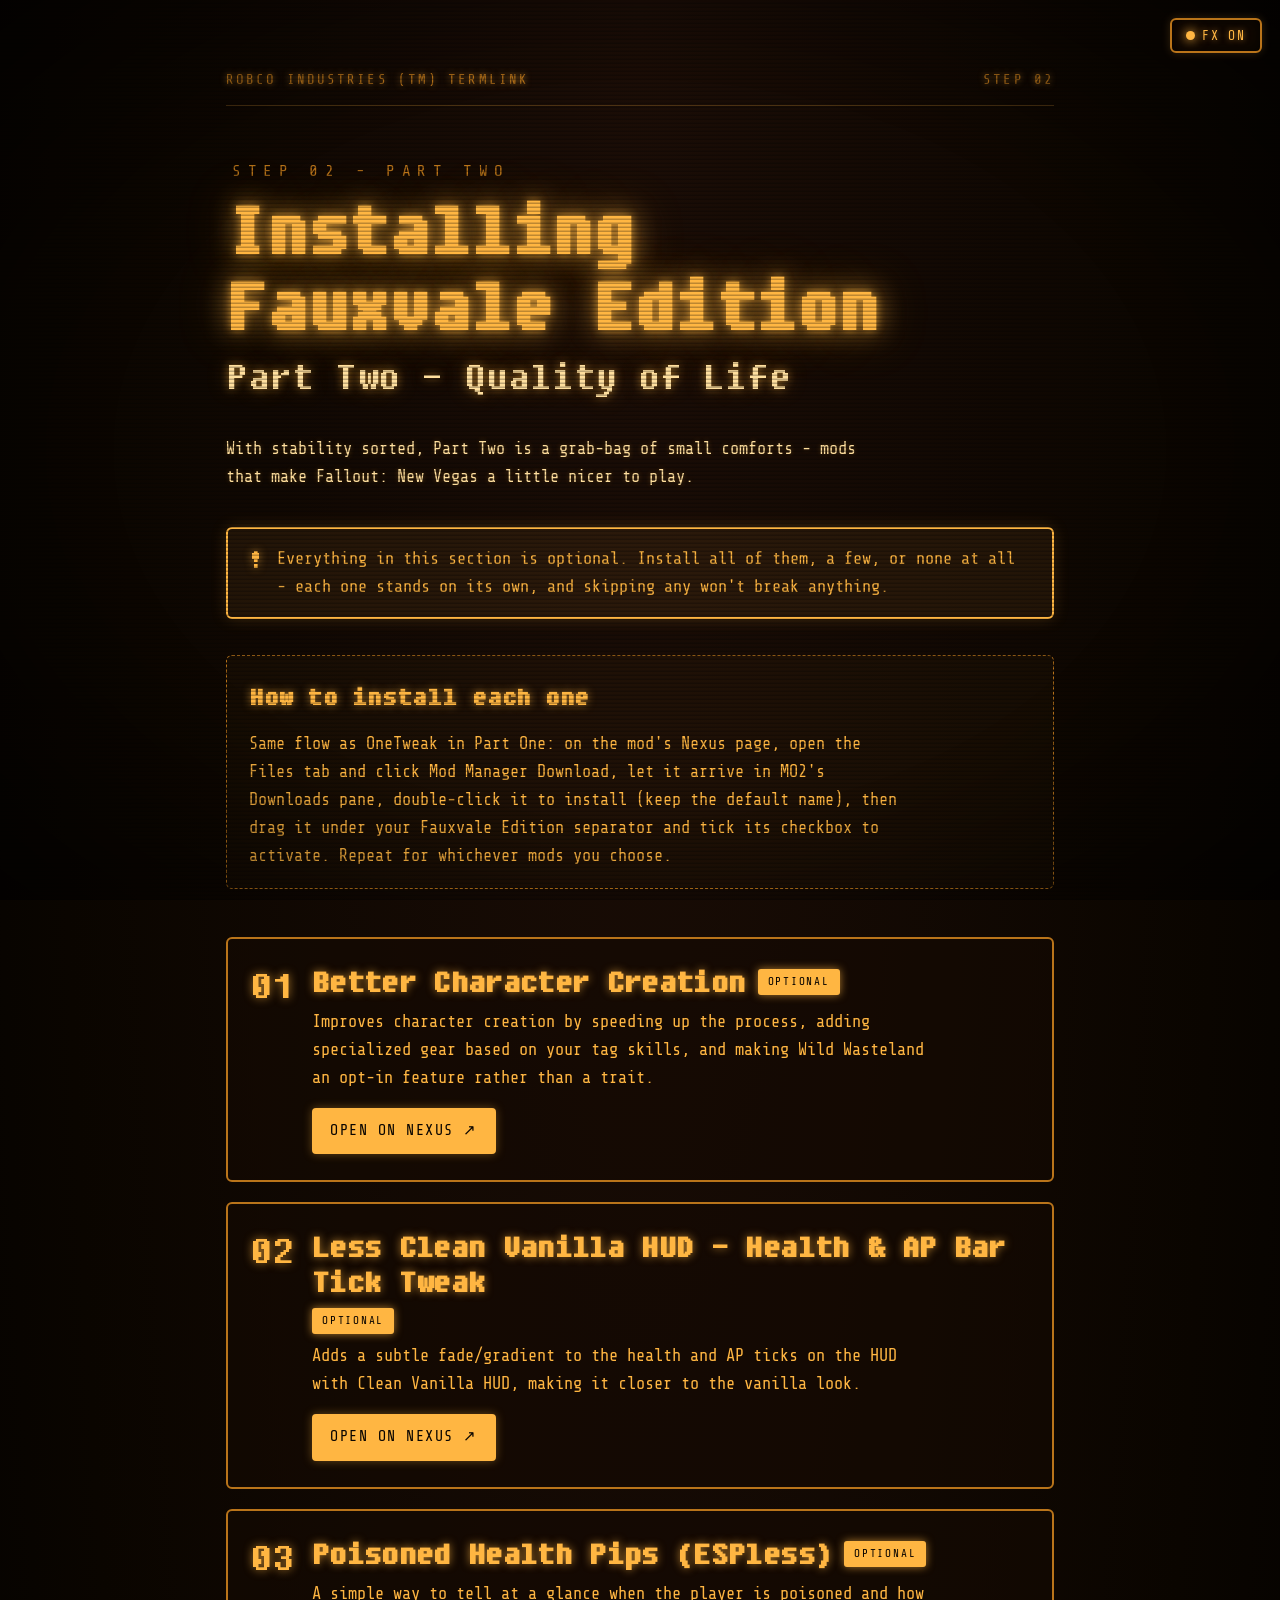
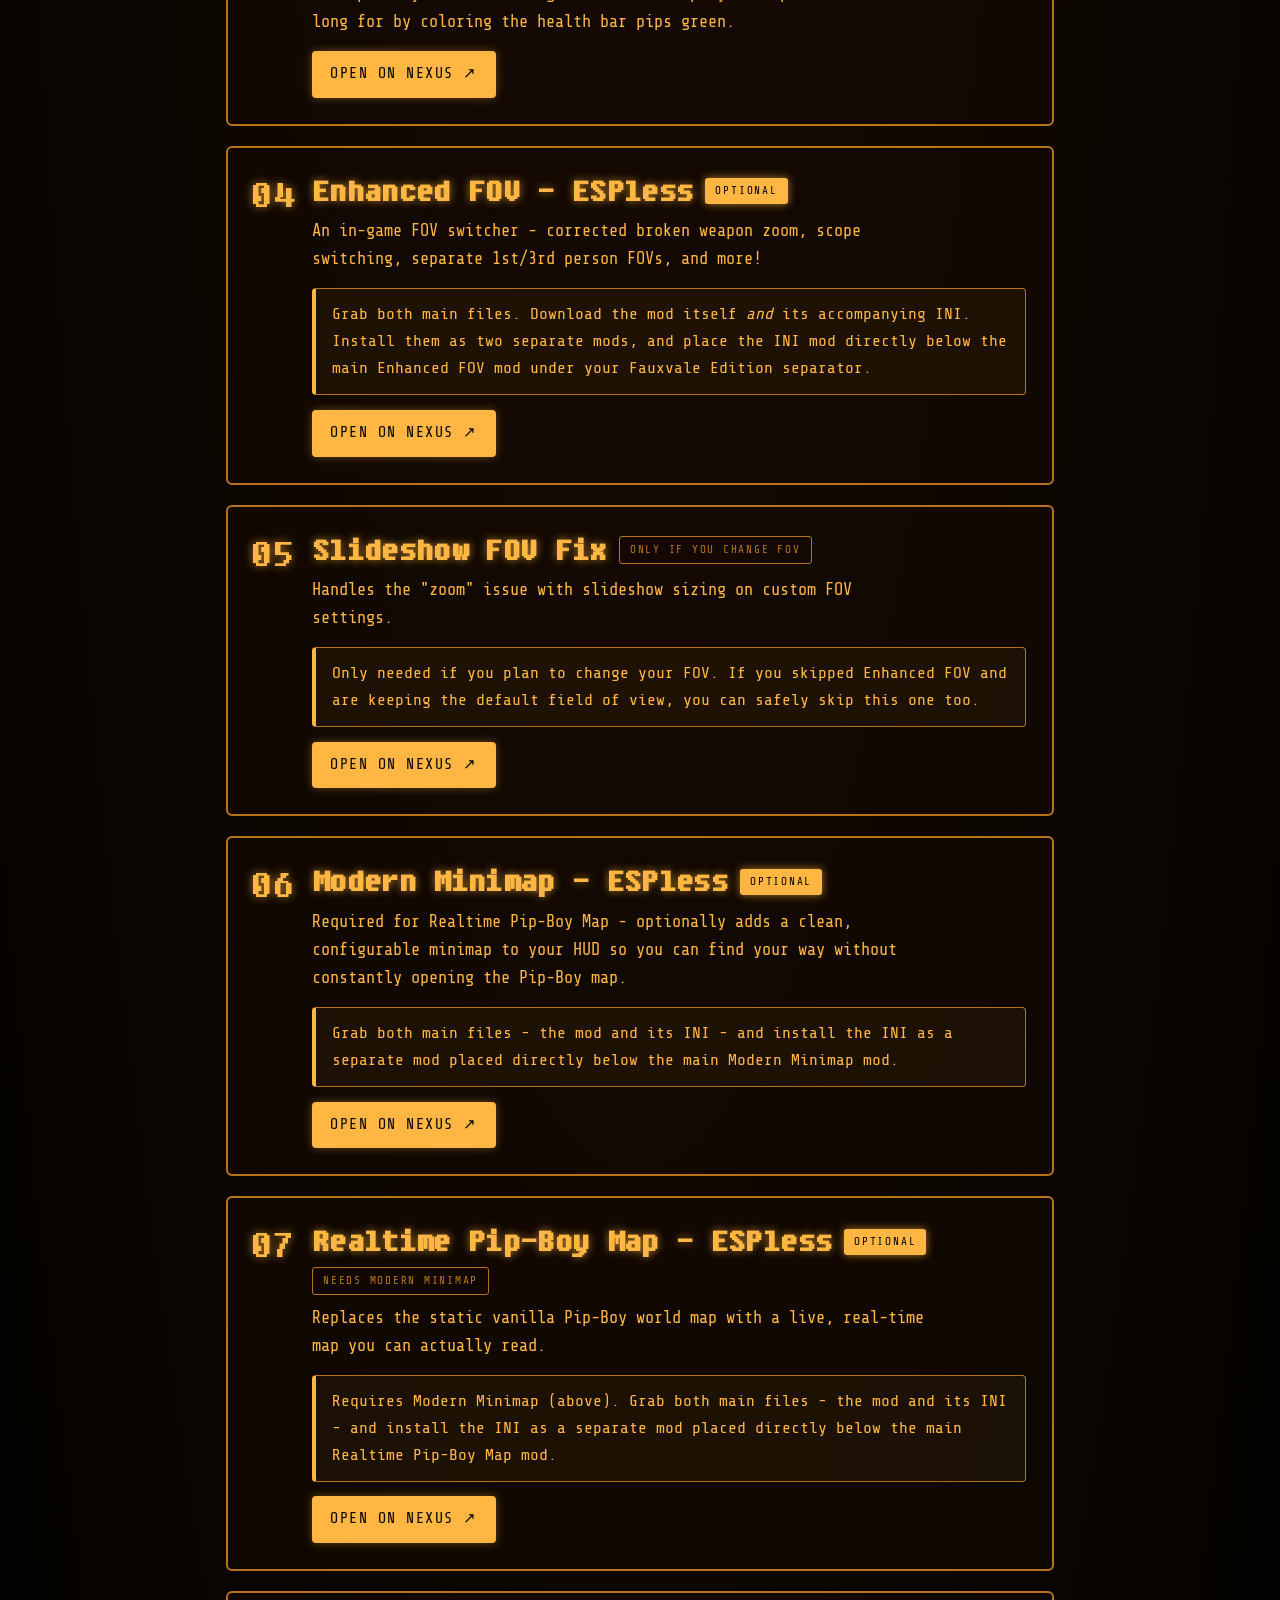
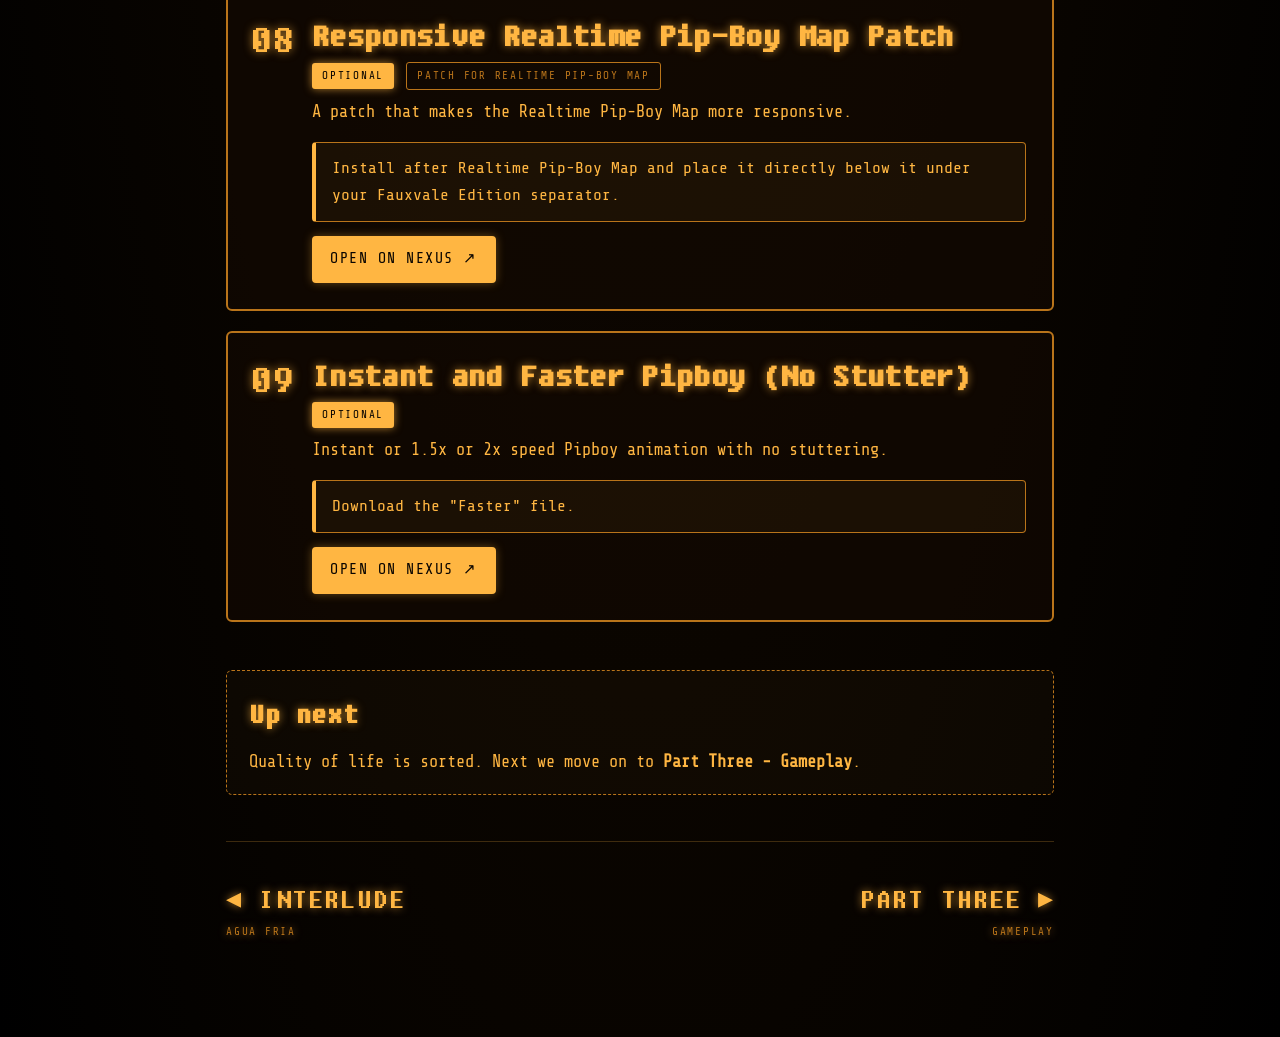
<file: viva-new-vegas-fauxvale-edition/part2-qol.html>
<!DOCTYPE html>
<html lang="en">
<head>
<meta charset="UTF-8" />
<meta name="viewport" content="width=device-width, initial-scale=1.0" />
<title>Installing Fauxvale Edition - Part Two: Quality of Life</title>
<!-- Sets data-crt before first paint so FX never flash on when disabled. -->
<script src="crt.js"></script>
<link rel="preconnect" href="https://fonts.googleapis.com" />
<link rel="preconnect" href="https://fonts.gstatic.com" crossorigin />
<link href="https://fonts.googleapis.com/css2?family=Share+Tech+Mono&family=VT323&display=swap" rel="stylesheet" />
<link rel="stylesheet" href="crt.css" />
<style>
  :root {
    /* Vault-Tec amber terminal palette */
    --phosphor: #ffb642;
    --phosphor-dim: #b9741a;
    --phosphor-glow: rgba(255, 182, 66, 0.65);
    --phosphor-faint: rgba(255, 182, 66, 0.14);
    --amber: #ffdf9e;
    --screen: #140a02;
    --screen-deep: #0a0500;
    --bezel: #1c1108;
    /* crt.css overrides these when FX are toggled off. */
    --glow: 1;
    --font-display: "Fixedsys", "VT323", monospace;
    --display-scale: 1;
  }

  * { box-sizing: border-box; }

  html, body { margin: 0; }

  body {
    min-height: 100vh;
    background: radial-gradient(ellipse at top, #1b0d06 0%, #0a0500 65%, #000 100%);
    color: var(--phosphor);
    font-family: "Share Tech Mono", monospace;
    font-size: clamp(15px, 1.6vw, 17px);
    line-height: 1.65;
  }

  /* --- Full-screen CRT "screen" --- */
  .terminal {
    position: relative;
    min-height: 100vh;
    animation: flicker 5s infinite steps(60);
  }

  .terminal::before {
    content: "";
    position: fixed;
    inset: 0;
    background: radial-gradient(ellipse at center, transparent 58%, rgba(0, 0, 0, 0.55) 100%);
    pointer-events: none;
    z-index: 40;
  }

  .terminal::after {
    content: "";
    position: fixed;
    inset: 0;
    background:
      repeating-linear-gradient(
        to bottom,
        rgba(0, 0, 0, 0) 0px,
        rgba(0, 0, 0, 0) 2px,
        rgba(0, 0, 0, 0.26) 3px,
        rgba(0, 0, 0, 0.26) 4px
      );
    pointer-events: none;
    z-index: 41;
    mix-blend-mode: multiply;
  }

  .scan-sweep {
    position: fixed;
    left: 0;
    right: 0;
    height: 180px;
    top: -180px;
    background: linear-gradient(to bottom, transparent, rgba(255, 182, 66, 0.07), transparent);
    pointer-events: none;
    z-index: 42;
    animation: sweep 7s linear infinite;
  }

  @keyframes sweep {
    0% { top: -180px; }
    100% { top: 100%; }
  }

  @keyframes flicker {
    0%, 100% { opacity: 1; }
    96% { opacity: 1; }
    97% { opacity: 0.85; }
    98% { opacity: 1; }
    99% { opacity: 0.92; }
  }

  /* --- Layout --- */
  .wrap {
    position: relative;
    z-index: 1;
    max-width: 940px;
    margin: 0 auto;
    padding: clamp(20px, 4vw, 40px) clamp(20px, 5vw, 56px) clamp(60px, 8vw, 96px);
  }

  .topbar {
    display: flex;
    justify-content: space-between;
    align-items: baseline;
    gap: 16px;
    font-size: clamp(11px, 1.5vw, 14px);
    letter-spacing: 0.15em;
    color: var(--phosphor-dim);
    text-shadow: 0 0 calc(6px * var(--glow)) var(--phosphor-glow);
    padding-bottom: 14px;
    border-bottom: 1px solid rgba(255, 182, 66, 0.22);
    text-transform: uppercase;
  }

  .step-label {
    margin: clamp(30px, 5vw, 52px) 0 0.4em;
    font-size: clamp(13px, 2vw, 16px);
    letter-spacing: 0.4em;
    text-indent: 0.4em;
    color: var(--phosphor-dim);
    text-transform: uppercase;
  }

  h1 {
    font-family: var(--font-display);
    font-size: calc(clamp(40px, 8vw, 80px) * var(--display-scale));
    line-height: 0.95;
    margin: 0 0 0.15em;
    letter-spacing: 0.01em;
    text-shadow:
      0 0 calc(8px * var(--glow)) var(--phosphor-glow),
      0 0 calc(26px * var(--glow)) var(--phosphor-glow),
      0 0 calc(50px * var(--glow)) rgba(255, 182, 66, 0.35);
  }

  .subhead {
    display: inline-block;
    font-family: var(--font-display);
    font-size: calc(clamp(24px, 4.4vw, 42px) * var(--display-scale));
    line-height: 1;
    margin: 0 0 0.9em;
    color: var(--amber);
    text-shadow:
      0 0 calc(8px * var(--glow)) rgba(255, 182, 66, 0.55),
      0 0 calc(22px * var(--glow)) rgba(255, 182, 66, 0.3);
  }

  .lede {
    max-width: 70ch;
    margin: 0 0 clamp(24px, 4vw, 36px);
    color: var(--amber);
    text-shadow: 0 0 calc(5px * var(--glow)) rgba(255, 182, 66, 0.3);
  }

  .lede strong { color: var(--phosphor); font-weight: 400; }

  a { color: var(--phosphor); }

  /* --- "Everything is optional" callout --- */
  .optional {
    display: flex;
    gap: 14px;
    align-items: flex-start;
    margin: 0 0 clamp(24px, 4vw, 36px);
    padding: 16px 20px;
    border: 2px solid var(--phosphor);
    border-radius: 6px;
    background: rgba(255, 182, 66, 0.08);
    box-shadow: 0 0 calc(16px * var(--glow)) rgba(255, 182, 66, 0.18);
  }

  .optional .icon {
    font-family: var(--font-display);
    font-size: 1.7em;
    line-height: 1;
    color: var(--phosphor);
    text-shadow: 0 0 calc(8px * var(--glow)) var(--phosphor-glow);
  }

  .optional p { margin: 0; }
  .optional strong { color: var(--phosphor); font-weight: 400; }

  /* --- How-to-install note --- */
  .install-note {
    margin: 0 0 clamp(30px, 5vw, 48px);
    padding: 18px 22px;
    border: 1px dashed var(--phosphor-dim);
    border-radius: 6px;
    background: rgba(255, 182, 66, 0.03);
  }

  .install-note h3 {
    font-family: var(--font-display);
    font-size: calc(clamp(20px, 3vw, 28px) * var(--display-scale));
    margin: 0 0 0.35em;
    letter-spacing: 0.02em;
    text-shadow: 0 0 calc(8px * var(--glow)) var(--phosphor-glow);
  }

  .install-note p { margin: 0; max-width: 72ch; }
  .install-note strong { color: var(--phosphor); font-weight: 400; }

  /* --- Mod list --- */
  .steps {
    list-style: none;
    counter-reset: step;
    margin: 0 0 clamp(30px, 5vw, 48px);
    padding: 0;
    display: grid;
    gap: 20px;
  }

  .step {
    counter-increment: step;
    position: relative;
    padding: clamp(18px, 3vw, 26px) clamp(18px, 3vw, 26px) clamp(18px, 3vw, 26px) clamp(64px, 9vw, 84px);
    border: 2px solid var(--phosphor-dim);
    border-radius: 6px;
    background: rgba(20, 10, 2, 0.55);
  }

  .step::before {
    content: counter(step, decimal-leading-zero);
    position: absolute;
    left: clamp(14px, 2.4vw, 22px);
    top: clamp(16px, 2.6vw, 24px);
    font-family: var(--font-display);
    font-size: calc(clamp(30px, 5vw, 44px) * var(--display-scale));
    line-height: 1;
    color: var(--phosphor);
    text-shadow: 0 0 calc(10px * var(--glow)) var(--phosphor-glow);
  }

  .mod-head {
    display: flex;
    align-items: center;
    flex-wrap: wrap;
    gap: 8px 12px;
    margin-bottom: 0.5em;
  }

  .step h2 {
    font-family: var(--font-display);
    font-size: calc(clamp(24px, 3.6vw, 34px) * var(--display-scale));
    line-height: 1.02;
    margin: 0;
    letter-spacing: 0.01em;
    text-shadow: 0 0 calc(8px * var(--glow)) var(--phosphor-glow);
  }

  .badge {
    display: inline-block;
    font-family: "Share Tech Mono", monospace;
    font-size: 11px;
    letter-spacing: 0.16em;
    text-transform: uppercase;
    padding: 4px 10px;
    border-radius: 3px;
    white-space: nowrap;
  }

  .badge.opt {
    color: var(--screen-deep);
    background: var(--phosphor);
    box-shadow: 0 0 calc(8px * var(--glow)) var(--phosphor-glow);
  }

  .badge.cond {
    color: var(--phosphor-dim);
    border: 1px solid var(--phosphor-dim);
  }

  .step p { margin: 0 0 0.9em; max-width: 68ch; }

  .c {
    font-family: "Share Tech Mono", monospace;
    font-size: 0.94em;
    color: var(--phosphor);
    background: rgba(255, 182, 66, 0.1);
    border: 1px solid rgba(255, 182, 66, 0.25);
    border-radius: 3px;
    padding: 0.05em 0.4em;
    white-space: nowrap;
  }

  /* Emphasised sub-note inside a mod card */
  .pointer {
    margin: 0 0 0.9em;
    padding: 12px 16px;
    border: 1px solid var(--phosphor-dim);
    border-left: 4px solid var(--phosphor);
    border-radius: 4px;
    background: rgba(255, 182, 66, 0.05);
    font-size: 0.96em;
  }

  .pointer strong { color: var(--phosphor); font-weight: 400; }

  .dl-link {
    display: inline-flex;
    align-items: center;
    gap: 0.5em;
    font-family: "Share Tech Mono", monospace;
    font-size: clamp(13px, 1.7vw, 15px);
    letter-spacing: 0.1em;
    text-transform: uppercase;
    text-decoration: none;
    color: var(--screen-deep);
    background: var(--phosphor);
    padding: 9px 16px;
    border: 2px solid var(--phosphor);
    border-radius: 4px;
    box-shadow: 0 0 calc(10px * var(--glow)) rgba(255, 182, 66, 0.35);
    transition: background 0.15s ease, box-shadow 0.2s ease;
  }

  .dl-link:hover,
  .dl-link:focus-visible {
    outline: none;
    background: var(--amber);
    border-color: var(--amber);
    box-shadow: 0 0 calc(16px * var(--glow)) var(--phosphor-glow);
  }

  /* "Up next" note */
  .upnext {
    margin: 0 0 clamp(30px, 5vw, 46px);
    padding: 18px 22px;
    border: 1px dashed var(--phosphor-dim);
    border-radius: 6px;
    background: rgba(255, 182, 66, 0.03);
  }

  .upnext h3 {
    font-family: var(--font-display);
    font-size: calc(clamp(22px, 3.2vw, 30px) * var(--display-scale));
    margin: 0 0 0.3em;
    letter-spacing: 0.02em;
    text-shadow: 0 0 calc(8px * var(--glow)) var(--phosphor-glow);
  }

  .upnext p { margin: 0; max-width: 70ch; }

  /* Footer nav */
  .nav {
    display: flex;
    justify-content: space-between;
    align-items: center;
    gap: 16px;
    flex-wrap: wrap;
    padding-top: clamp(20px, 4vw, 32px);
    border-top: 1px solid rgba(255, 182, 66, 0.22);
  }

  .nav-link {
    font-family: var(--font-display);
    font-size: calc(clamp(22px, 3vw, 30px) * var(--display-scale));
    letter-spacing: 0.04em;
    text-transform: uppercase;
    text-decoration: none;
    color: var(--phosphor);
    text-shadow: 0 0 calc(8px * var(--glow)) var(--phosphor-glow);
  }

  .nav-link:hover,
  .nav-link:focus-visible { outline: none; color: var(--amber); }

  .nav-link.disabled {
    color: var(--phosphor-dim);
    text-shadow: none;
    cursor: not-allowed;
    pointer-events: none;
  }

  .nav-link.next { text-align: right; }

  .nav-link .sub {
    display: block;
    font-family: "Share Tech Mono", monospace;
    font-size: 11px;
    letter-spacing: 0.16em;
    color: var(--phosphor-dim);
  }

  @media (max-width: 1280px) {
    .wrap { padding-top: 68px; }
  }

  @media (max-width: 460px) {
    .topbar { flex-direction: column; align-items: flex-start; gap: 4px; }
  }

  @media (prefers-reduced-motion: reduce) {
    .terminal, .scan-sweep { animation: none; }
  }
</style>
</head>
<body>
  <button type="button" class="crt-toggle" aria-pressed="true" title="Toggle CRT / phosphor effects">
    <span class="led" aria-hidden="true"></span>
    <span>FX <span class="state"></span></span>
  </button>

  <main class="terminal">
    <div class="scan-sweep" aria-hidden="true"></div>

    <div class="wrap">
      <div class="topbar">
        <span>RobCo Industries (TM) Termlink</span>
        <span>Step 02</span>
      </div>

      <p class="step-label">Step 02 - Part Two</p>
      <h1>Installing<br />Fauxvale Edition</h1>
      <span class="subhead">Part Two - Quality of Life</span>

      <p class="lede">
        With stability sorted, Part Two is a grab-bag of small comforts - mods that make Fallout: New
        Vegas a little nicer to play.
      </p>

      <div class="optional">
        <span class="icon" aria-hidden="true">!</span>
        <p>
          <strong>Everything in this section is optional.</strong> Install all of them, a few, or none
          at all - each one stands on its own, and skipping any won't break anything.
        </p>
      </div>

      <div class="install-note">
        <h3>How to install each one</h3>
        <p>
          Same flow as OneTweak in Part One: on the mod's Nexus page, open the <strong>Files</strong> tab
          and click <strong>Mod Manager Download</strong>, let it arrive in MO2's <strong>Downloads</strong>
          pane, double-click it to install (keep the default name), then drag it
          <strong>under your Fauxvale Edition separator</strong> and tick its checkbox to activate. Repeat
          for whichever mods you choose.
        </p>
      </div>

      <ol class="steps">
        <!-- Better Character Creation -->
        <li class="step">
          <div class="mod-head">
            <h2>Better Character Creation</h2>
            <span class="badge opt">Optional</span>
          </div>
          <p>
            Improves character creation by speeding up the process, adding specialized gear based on your
            tag skills, and making Wild Wasteland an opt-in feature rather than a trait.
          </p>
          <a class="dl-link" href="https://www.nexusmods.com/newvegas/mods/70973" target="_blank" rel="noopener noreferrer">
            Open on Nexus &#8599;
          </a>
        </li>

        <!-- Less Clean Vanilla HUD -->
        <li class="step">
          <div class="mod-head">
            <h2>Less Clean Vanilla HUD - Health &amp; AP Bar Tick Tweak</h2>
            <span class="badge opt">Optional</span>
          </div>
          <p>
            Adds a subtle fade/gradient to the health and AP ticks on the HUD with Clean Vanilla HUD,
            making it closer to the vanilla look.
          </p>
          <a class="dl-link" href="https://www.nexusmods.com/newvegas/mods/98850" target="_blank" rel="noopener noreferrer">
            Open on Nexus &#8599;
          </a>
        </li>

        <!-- Poisoned Health Pips -->
        <li class="step">
          <div class="mod-head">
            <h2>Poisoned Health Pips (ESPless)</h2>
            <span class="badge opt">Optional</span>
          </div>
          <p>
            A simple way to tell at a glance when the player is poisoned and how long for by coloring the
            health bar pips green.
          </p>
          <a class="dl-link" href="https://www.nexusmods.com/newvegas/mods/94618" target="_blank" rel="noopener noreferrer">
            Open on Nexus &#8599;
          </a>
        </li>

        <!-- Enhanced FOV -->
        <li class="step">
          <div class="mod-head">
            <h2>Enhanced FOV - ESPless</h2>
            <span class="badge opt">Optional</span>
          </div>
          <p>
            An in-game FOV switcher - corrected broken weapon zoom, scope switching, separate 1st/3rd
            person FOVs, and more!
          </p>
          <div class="pointer">
            <strong>Grab both main files.</strong> Download the mod itself <em>and</em> its accompanying
            INI. Install them as <strong>two separate mods</strong>, and place the INI mod
            <strong>directly below</strong> the main Enhanced FOV mod under your Fauxvale Edition separator.
          </div>
          <a class="dl-link" href="https://www.nexusmods.com/newvegas/mods/92406" target="_blank" rel="noopener noreferrer">
            Open on Nexus &#8599;
          </a>
        </li>

        <!-- Slideshow FOV Fix -->
        <li class="step">
          <div class="mod-head">
            <h2>Slideshow FOV Fix</h2>
            <span class="badge cond">Only if you change FOV</span>
          </div>
          <p>
            Handles the "zoom" issue with slideshow sizing on custom FOV settings.
          </p>
          <div class="pointer">
            <strong>Only needed if you plan to change your FOV.</strong> If you skipped Enhanced FOV and
            are keeping the default field of view, you can safely skip this one too.
          </div>
          <a class="dl-link" href="https://www.nexusmods.com/newvegas/mods/87119" target="_blank" rel="noopener noreferrer">
            Open on Nexus &#8599;
          </a>
        </li>

        <!-- Modern Minimap -->
        <li class="step">
          <div class="mod-head">
            <h2>Modern Minimap - ESPless</h2>
            <span class="badge opt">Optional</span>
          </div>
          <p>
            Required for Realtime Pip-Boy Map - optionally adds a clean, configurable minimap to your HUD
            so you can find your way without constantly opening the Pip-Boy map.
          </p>
          <div class="pointer">
            <strong>Grab both main files</strong> - the mod and its INI - and install the INI as a
            <strong>separate mod placed directly below</strong> the main Modern Minimap mod.
          </div>
          <a class="dl-link" href="https://www.nexusmods.com/newvegas/mods/90574" target="_blank" rel="noopener noreferrer">
            Open on Nexus &#8599;
          </a>
        </li>

        <!-- Realtime Pip-Boy Map -->
        <li class="step">
          <div class="mod-head">
            <h2>Realtime Pip-Boy Map - ESPless</h2>
            <span class="badge opt">Optional</span>
            <span class="badge cond">Needs Modern Minimap</span>
          </div>
          <p>
            Replaces the static vanilla Pip-Boy world map with a live, real-time map you can actually read.
          </p>
          <div class="pointer">
            <strong>Requires Modern Minimap</strong> (above). Grab <strong>both main files</strong> - the
            mod and its INI - and install the INI as a <strong>separate mod placed directly below</strong>
            the main Realtime Pip-Boy Map mod.
          </div>
          <a class="dl-link" href="https://www.nexusmods.com/newvegas/mods/92277" target="_blank" rel="noopener noreferrer">
            Open on Nexus &#8599;
          </a>
        </li>

        <!-- Responsive Realtime Pip-Boy Map Patch -->
        <li class="step">
          <div class="mod-head">
            <h2>Responsive Realtime Pip-Boy Map Patch</h2>
            <span class="badge opt">Optional</span>
            <span class="badge cond">Patch for Realtime Pip-Boy Map</span>
          </div>
          <p>
            A patch that makes the Realtime Pip-Boy Map more responsive.
          </p>
          <div class="pointer">
            <strong>Install after Realtime Pip-Boy Map</strong> and place it <strong>directly below</strong>
            it under your Fauxvale Edition separator.
          </div>
          <a class="dl-link" href="https://www.nexusmods.com/newvegas/mods/98876" target="_blank" rel="noopener noreferrer">
            Open on Nexus &#8599;
          </a>
        </li>

        <!-- Instant and Faster Pipboy -->
        <li class="step">
          <div class="mod-head">
            <h2>Instant and Faster Pipboy (No Stutter)</h2>
            <span class="badge opt">Optional</span>
          </div>
          <p>
            Instant or 1.5x or 2x speed Pipboy animation with no stuttering.
          </p>
          <div class="pointer">
            <strong>Download the "Faster" file.</strong>
          </div>
          <a class="dl-link" href="https://www.nexusmods.com/newvegas/mods/85294" target="_blank" rel="noopener noreferrer">
            Open on Nexus &#8599;
          </a>
        </li>
      </ol>

      <div class="upnext">
        <h3>Up next</h3>
        <p>
          Quality of life is sorted. Next we move on to <strong>Part Three - Gameplay</strong>.
        </p>
      </div>

      <nav class="nav">
        <a class="nav-link" href="agua-fria.html">&#9666; Interlude<span class="sub">Agua Fria</span></a>
        <a class="nav-link next" href="part3-gameplay.html">
          Part Three &#9656;
          <span class="sub">Gameplay</span>
        </a>
      </nav>
    </div>
  </main>
</body>
</html>
</file>
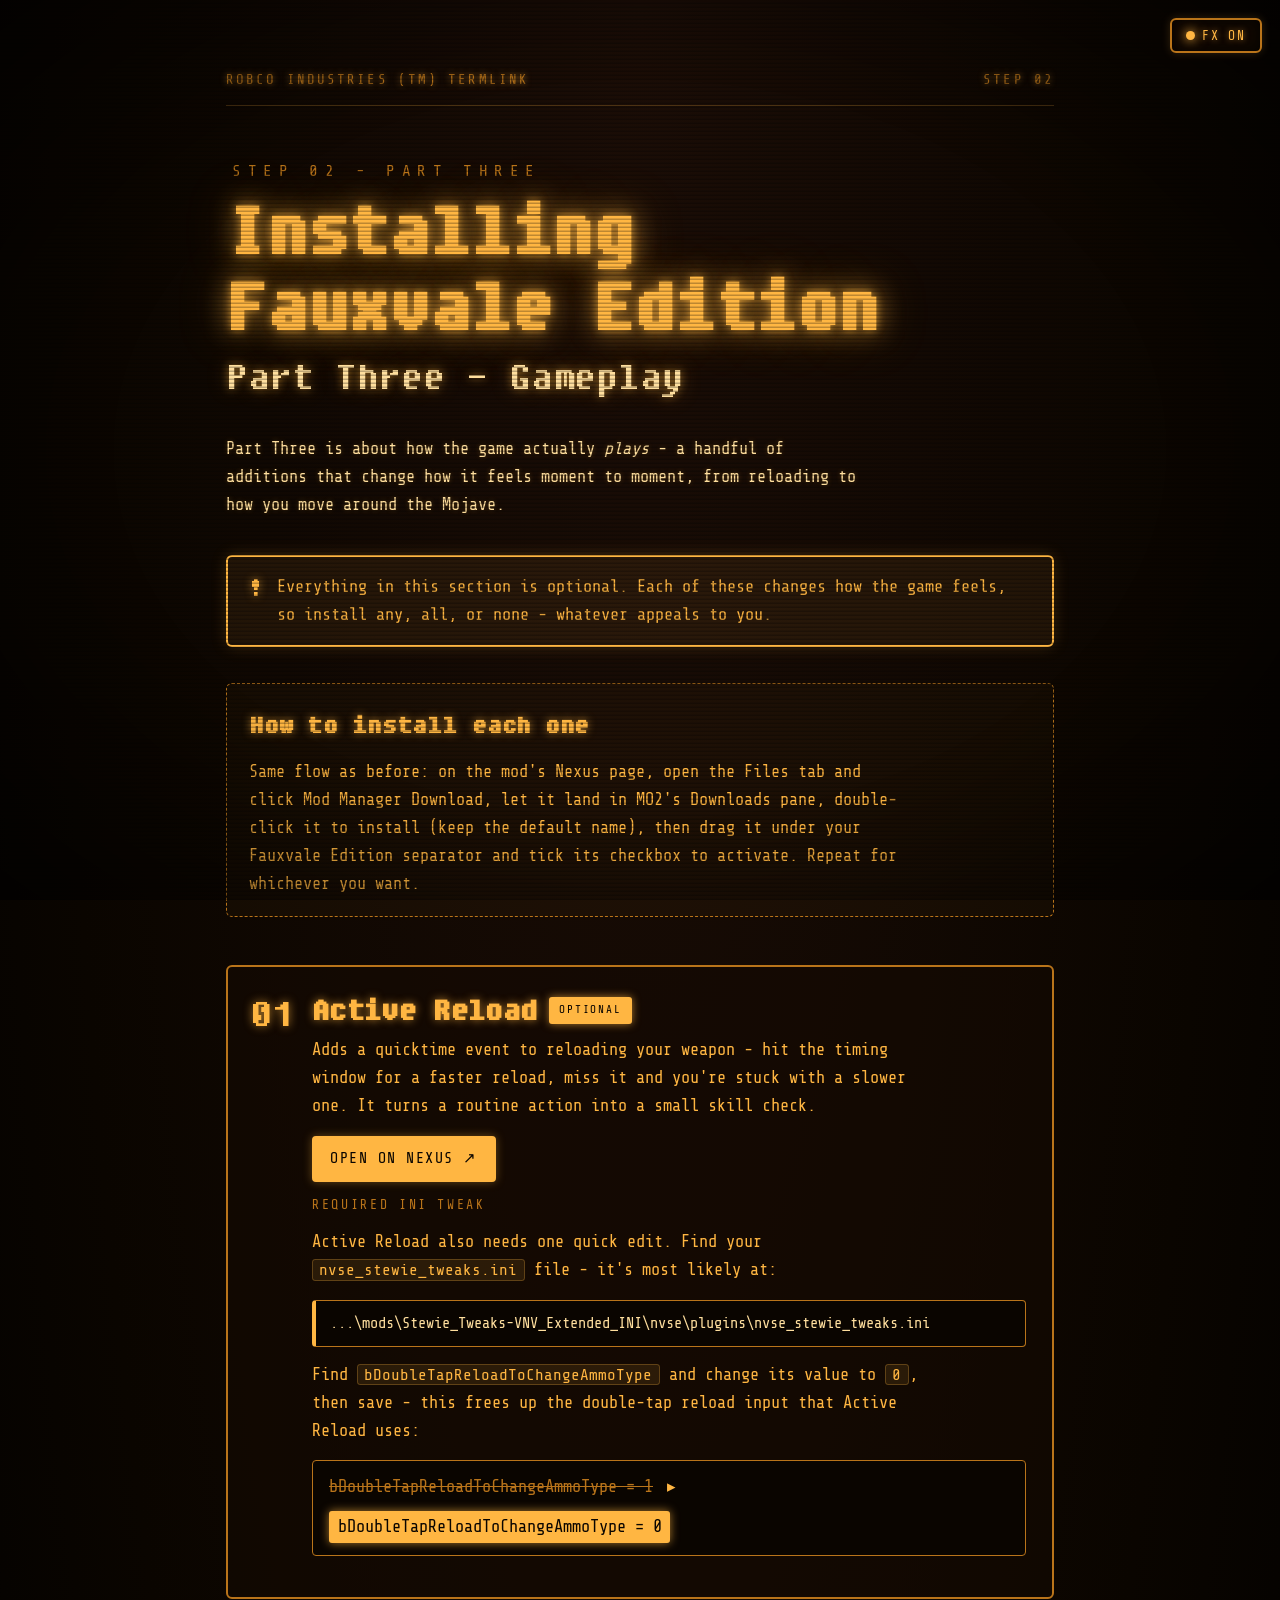
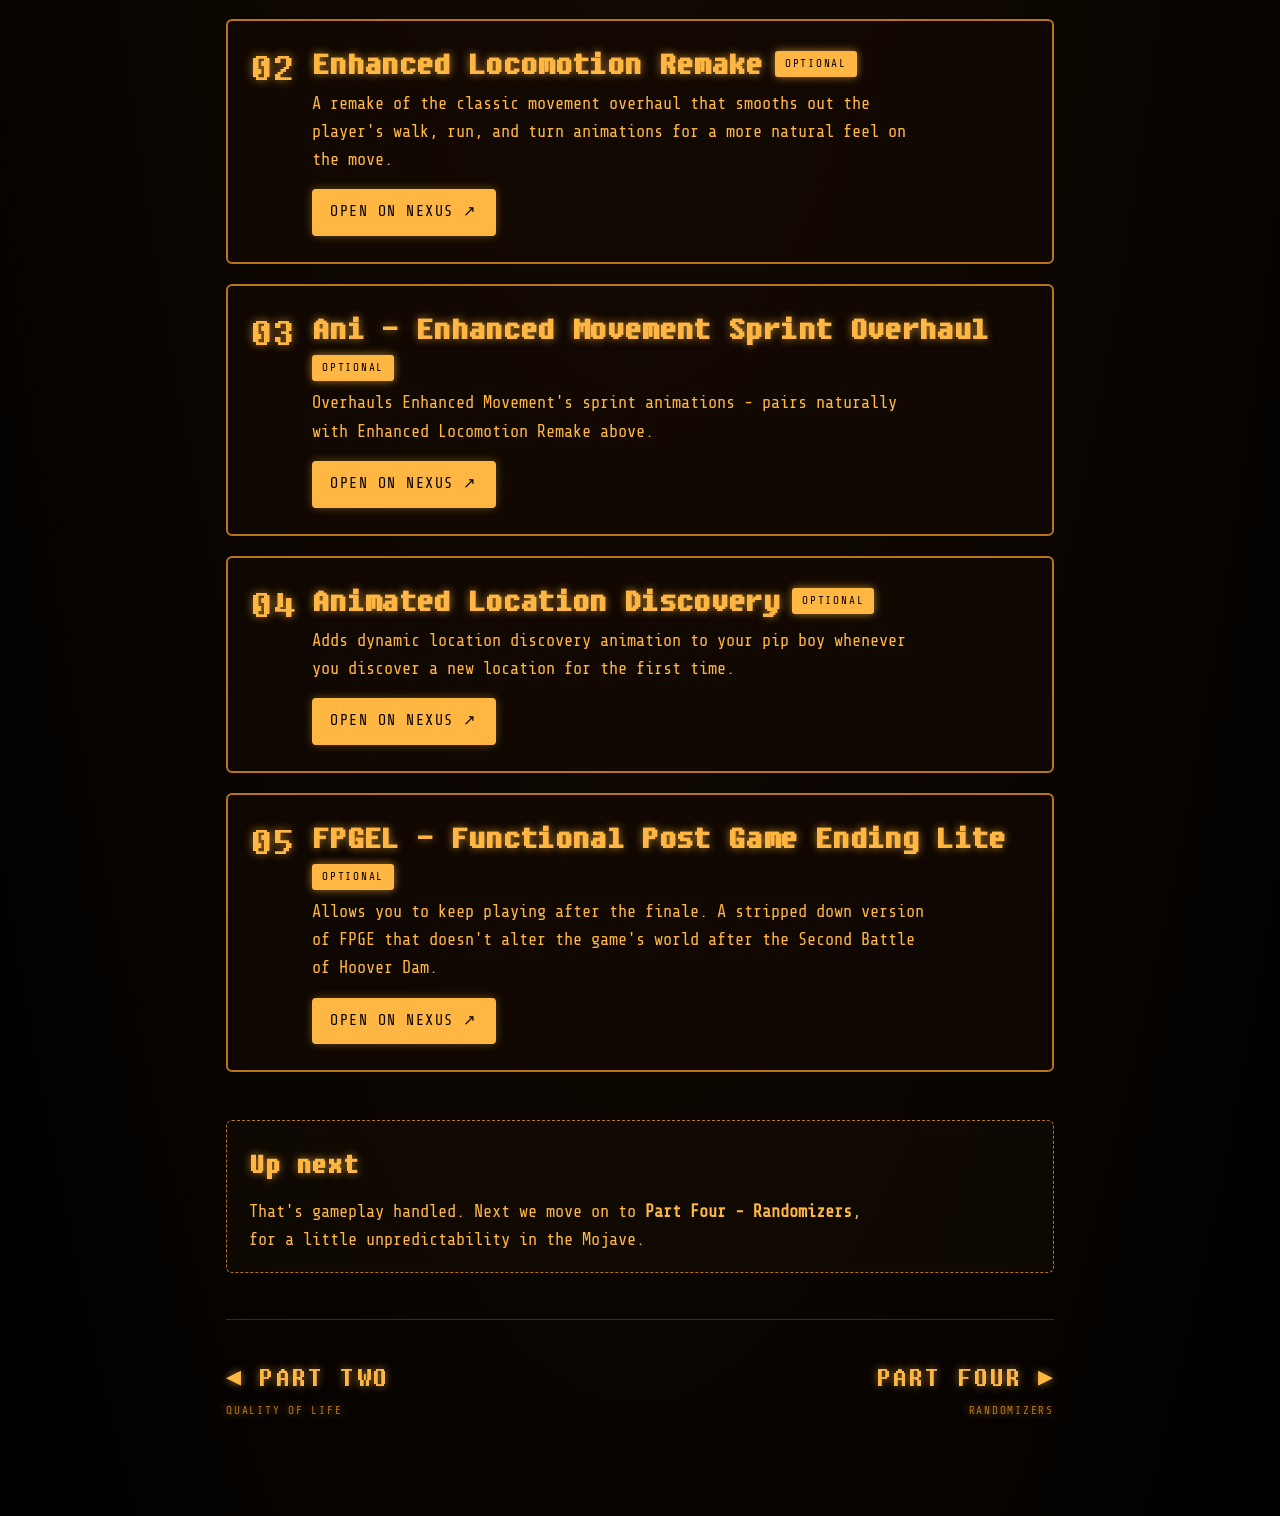
<file: viva-new-vegas-fauxvale-edition/part3-gameplay.html>
<!DOCTYPE html>
<html lang="en">
<head>
<meta charset="UTF-8" />
<meta name="viewport" content="width=device-width, initial-scale=1.0" />
<title>Installing Fauxvale Edition - Part Three: Gameplay</title>
<!-- Sets data-crt before first paint so FX never flash on when disabled. -->
<script src="crt.js"></script>
<link rel="preconnect" href="https://fonts.googleapis.com" />
<link rel="preconnect" href="https://fonts.gstatic.com" crossorigin />
<link href="https://fonts.googleapis.com/css2?family=Share+Tech+Mono&family=VT323&display=swap" rel="stylesheet" />
<link rel="stylesheet" href="crt.css" />
<style>
  :root {
    /* Vault-Tec amber terminal palette */
    --phosphor: #ffb642;
    --phosphor-dim: #b9741a;
    --phosphor-glow: rgba(255, 182, 66, 0.65);
    --phosphor-faint: rgba(255, 182, 66, 0.14);
    --amber: #ffdf9e;
    --screen: #140a02;
    --screen-deep: #0a0500;
    --bezel: #1c1108;
    /* crt.css overrides these when FX are toggled off. */
    --glow: 1;
    --font-display: "Fixedsys", "VT323", monospace;
    --display-scale: 1;
  }

  * { box-sizing: border-box; }

  html, body { margin: 0; }

  body {
    min-height: 100vh;
    background: radial-gradient(ellipse at top, #1b0d06 0%, #0a0500 65%, #000 100%);
    color: var(--phosphor);
    font-family: "Share Tech Mono", monospace;
    font-size: clamp(15px, 1.6vw, 17px);
    line-height: 1.65;
  }

  /* --- Full-screen CRT "screen" --- */
  .terminal {
    position: relative;
    min-height: 100vh;
    animation: flicker 5s infinite steps(60);
  }

  .terminal::before {
    content: "";
    position: fixed;
    inset: 0;
    background: radial-gradient(ellipse at center, transparent 58%, rgba(0, 0, 0, 0.55) 100%);
    pointer-events: none;
    z-index: 40;
  }

  .terminal::after {
    content: "";
    position: fixed;
    inset: 0;
    background:
      repeating-linear-gradient(
        to bottom,
        rgba(0, 0, 0, 0) 0px,
        rgba(0, 0, 0, 0) 2px,
        rgba(0, 0, 0, 0.26) 3px,
        rgba(0, 0, 0, 0.26) 4px
      );
    pointer-events: none;
    z-index: 41;
    mix-blend-mode: multiply;
  }

  .scan-sweep {
    position: fixed;
    left: 0;
    right: 0;
    height: 180px;
    top: -180px;
    background: linear-gradient(to bottom, transparent, rgba(255, 182, 66, 0.07), transparent);
    pointer-events: none;
    z-index: 42;
    animation: sweep 7s linear infinite;
  }

  @keyframes sweep {
    0% { top: -180px; }
    100% { top: 100%; }
  }

  @keyframes flicker {
    0%, 100% { opacity: 1; }
    96% { opacity: 1; }
    97% { opacity: 0.85; }
    98% { opacity: 1; }
    99% { opacity: 0.92; }
  }

  /* --- Layout --- */
  .wrap {
    position: relative;
    z-index: 1;
    max-width: 940px;
    margin: 0 auto;
    padding: clamp(20px, 4vw, 40px) clamp(20px, 5vw, 56px) clamp(60px, 8vw, 96px);
  }

  .topbar {
    display: flex;
    justify-content: space-between;
    align-items: baseline;
    gap: 16px;
    font-size: clamp(11px, 1.5vw, 14px);
    letter-spacing: 0.15em;
    color: var(--phosphor-dim);
    text-shadow: 0 0 calc(6px * var(--glow)) var(--phosphor-glow);
    padding-bottom: 14px;
    border-bottom: 1px solid rgba(255, 182, 66, 0.22);
    text-transform: uppercase;
  }

  .step-label {
    margin: clamp(30px, 5vw, 52px) 0 0.4em;
    font-size: clamp(13px, 2vw, 16px);
    letter-spacing: 0.4em;
    text-indent: 0.4em;
    color: var(--phosphor-dim);
    text-transform: uppercase;
  }

  h1 {
    font-family: var(--font-display);
    font-size: calc(clamp(40px, 8vw, 80px) * var(--display-scale));
    line-height: 0.95;
    margin: 0 0 0.15em;
    letter-spacing: 0.01em;
    text-shadow:
      0 0 calc(8px * var(--glow)) var(--phosphor-glow),
      0 0 calc(26px * var(--glow)) var(--phosphor-glow),
      0 0 calc(50px * var(--glow)) rgba(255, 182, 66, 0.35);
  }

  .subhead {
    display: inline-block;
    font-family: var(--font-display);
    font-size: calc(clamp(24px, 4.4vw, 42px) * var(--display-scale));
    line-height: 1;
    margin: 0 0 0.9em;
    color: var(--amber);
    text-shadow:
      0 0 calc(8px * var(--glow)) rgba(255, 182, 66, 0.55),
      0 0 calc(22px * var(--glow)) rgba(255, 182, 66, 0.3);
  }

  .lede {
    max-width: 70ch;
    margin: 0 0 clamp(24px, 4vw, 36px);
    color: var(--amber);
    text-shadow: 0 0 calc(5px * var(--glow)) rgba(255, 182, 66, 0.3);
  }

  .lede strong { color: var(--phosphor); font-weight: 400; }

  a { color: var(--phosphor); }

  /* --- "Everything is optional" callout --- */
  .optional {
    display: flex;
    gap: 14px;
    align-items: flex-start;
    margin: 0 0 clamp(24px, 4vw, 36px);
    padding: 16px 20px;
    border: 2px solid var(--phosphor);
    border-radius: 6px;
    background: rgba(255, 182, 66, 0.08);
    box-shadow: 0 0 calc(16px * var(--glow)) rgba(255, 182, 66, 0.18);
  }

  .optional .icon {
    font-family: var(--font-display);
    font-size: 1.7em;
    line-height: 1;
    color: var(--phosphor);
    text-shadow: 0 0 calc(8px * var(--glow)) var(--phosphor-glow);
  }

  .optional p { margin: 0; }
  .optional strong { color: var(--phosphor); font-weight: 400; }

  /* --- How-to-install note --- */
  .install-note {
    margin: 0 0 clamp(30px, 5vw, 48px);
    padding: 18px 22px;
    border: 1px dashed var(--phosphor-dim);
    border-radius: 6px;
    background: rgba(255, 182, 66, 0.03);
  }

  .install-note h3 {
    font-family: var(--font-display);
    font-size: calc(clamp(20px, 3vw, 28px) * var(--display-scale));
    margin: 0 0 0.35em;
    letter-spacing: 0.02em;
    text-shadow: 0 0 calc(8px * var(--glow)) var(--phosphor-glow);
  }

  .install-note p { margin: 0; max-width: 72ch; }
  .install-note strong { color: var(--phosphor); font-weight: 400; }

  /* --- Mod list --- */
  .steps {
    list-style: none;
    counter-reset: step;
    margin: 0 0 clamp(30px, 5vw, 48px);
    padding: 0;
    display: grid;
    gap: 20px;
  }

  .step {
    counter-increment: step;
    position: relative;
    min-width: 0;
    padding: clamp(18px, 3vw, 26px) clamp(18px, 3vw, 26px) clamp(18px, 3vw, 26px) clamp(64px, 9vw, 84px);
    border: 2px solid var(--phosphor-dim);
    border-radius: 6px;
    background: rgba(20, 10, 2, 0.55);
  }

  .step::before {
    content: counter(step, decimal-leading-zero);
    position: absolute;
    left: clamp(14px, 2.4vw, 22px);
    top: clamp(16px, 2.6vw, 24px);
    font-family: var(--font-display);
    font-size: calc(clamp(30px, 5vw, 44px) * var(--display-scale));
    line-height: 1;
    color: var(--phosphor);
    text-shadow: 0 0 calc(10px * var(--glow)) var(--phosphor-glow);
  }

  .mod-head {
    display: flex;
    align-items: center;
    flex-wrap: wrap;
    gap: 8px 12px;
    margin-bottom: 0.5em;
  }

  .step h2 {
    font-family: var(--font-display);
    font-size: calc(clamp(24px, 3.6vw, 34px) * var(--display-scale));
    line-height: 1.02;
    margin: 0;
    letter-spacing: 0.01em;
    text-shadow: 0 0 calc(8px * var(--glow)) var(--phosphor-glow);
  }

  .badge {
    display: inline-block;
    font-family: "Share Tech Mono", monospace;
    font-size: 11px;
    letter-spacing: 0.16em;
    text-transform: uppercase;
    padding: 4px 10px;
    border-radius: 3px;
    white-space: nowrap;
  }

  .badge.opt {
    color: var(--screen-deep);
    background: var(--phosphor);
    box-shadow: 0 0 calc(8px * var(--glow)) var(--phosphor-glow);
  }

  .step p { margin: 0 0 0.9em; max-width: 68ch; }

  .c {
    font-family: "Share Tech Mono", monospace;
    font-size: 0.94em;
    color: var(--phosphor);
    background: rgba(255, 182, 66, 0.1);
    border: 1px solid rgba(255, 182, 66, 0.25);
    border-radius: 3px;
    padding: 0.05em 0.4em;
    white-space: nowrap;
  }

  .path {
    display: block;
    font-family: "Share Tech Mono", monospace;
    font-size: 0.9em;
    color: var(--amber);
    background: var(--screen-deep);
    border: 1px solid var(--phosphor-dim);
    border-left: 4px solid var(--phosphor);
    border-radius: 4px;
    padding: 10px 14px;
    margin: 0 0 0.9em;
    overflow-x: auto;
    white-space: nowrap;
  }

  /* Before -> after value change */
  .change {
    display: flex;
    align-items: center;
    flex-wrap: wrap;
    gap: 10px 14px;
    font-family: "Share Tech Mono", monospace;
    background: var(--screen-deep);
    border: 1px solid var(--phosphor-dim);
    border-radius: 4px;
    padding: 12px 16px;
    margin: 0 0 0.9em;
  }

  .change .old { color: var(--phosphor-dim); text-decoration: line-through; }
  .change .arrow { color: var(--phosphor); }
  .change .new {
    color: var(--screen-deep);
    background: var(--phosphor);
    border-radius: 3px;
    padding: 0.1em 0.5em;
    box-shadow: 0 0 calc(10px * var(--glow)) var(--phosphor-glow);
  }

  /* Emphasised sub-note inside a mod card */
  .pointer {
    margin: 0 0 0.9em;
    padding: 12px 16px;
    border: 1px solid var(--phosphor-dim);
    border-left: 4px solid var(--phosphor);
    border-radius: 4px;
    background: rgba(255, 182, 66, 0.05);
    font-size: 0.96em;
  }

  .pointer strong { color: var(--phosphor); font-weight: 400; }

  /* Label before the required INI tweak, spaced off the button above it.
     Scoped under .step so it outranks the `.step p` margin reset. */
  .step p.subsection {
    font-family: "Share Tech Mono", monospace;
    font-size: 0.78em;
    letter-spacing: 0.2em;
    text-transform: uppercase;
    color: var(--phosphor-dim);
    margin: 0.9em 0;
  }

  .dl-link {
    display: inline-flex;
    align-items: center;
    gap: 0.5em;
    font-family: "Share Tech Mono", monospace;
    font-size: clamp(13px, 1.7vw, 15px);
    letter-spacing: 0.1em;
    text-transform: uppercase;
    text-decoration: none;
    color: var(--screen-deep);
    background: var(--phosphor);
    padding: 9px 16px;
    border: 2px solid var(--phosphor);
    border-radius: 4px;
    box-shadow: 0 0 calc(10px * var(--glow)) rgba(255, 182, 66, 0.35);
    transition: background 0.15s ease, box-shadow 0.2s ease;
  }

  .dl-link:hover,
  .dl-link:focus-visible {
    outline: none;
    background: var(--amber);
    border-color: var(--amber);
    box-shadow: 0 0 calc(16px * var(--glow)) var(--phosphor-glow);
  }

  /* "Up next" note */
  .upnext {
    margin: 0 0 clamp(30px, 5vw, 46px);
    padding: 18px 22px;
    border: 1px dashed var(--phosphor-dim);
    border-radius: 6px;
    background: rgba(255, 182, 66, 0.03);
  }

  .upnext h3 {
    font-family: var(--font-display);
    font-size: calc(clamp(22px, 3.2vw, 30px) * var(--display-scale));
    margin: 0 0 0.3em;
    letter-spacing: 0.02em;
    text-shadow: 0 0 calc(8px * var(--glow)) var(--phosphor-glow);
  }

  .upnext p { margin: 0; max-width: 70ch; }

  /* Footer nav */
  .nav {
    display: flex;
    justify-content: space-between;
    align-items: center;
    gap: 16px;
    flex-wrap: wrap;
    padding-top: clamp(20px, 4vw, 32px);
    border-top: 1px solid rgba(255, 182, 66, 0.22);
  }

  .nav-link {
    font-family: var(--font-display);
    font-size: calc(clamp(22px, 3vw, 30px) * var(--display-scale));
    letter-spacing: 0.04em;
    text-transform: uppercase;
    text-decoration: none;
    color: var(--phosphor);
    text-shadow: 0 0 calc(8px * var(--glow)) var(--phosphor-glow);
  }

  .nav-link:hover,
  .nav-link:focus-visible { outline: none; color: var(--amber); }

  .nav-link.disabled {
    color: var(--phosphor-dim);
    text-shadow: none;
    cursor: not-allowed;
    pointer-events: none;
  }

  .nav-link.next { text-align: right; }

  .nav-link .sub {
    display: block;
    font-family: "Share Tech Mono", monospace;
    font-size: 11px;
    letter-spacing: 0.16em;
    color: var(--phosphor-dim);
  }

  @media (max-width: 1280px) {
    .wrap { padding-top: 68px; }
  }

  @media (max-width: 460px) {
    .topbar { flex-direction: column; align-items: flex-start; gap: 4px; }
  }

  @media (prefers-reduced-motion: reduce) {
    .terminal, .scan-sweep { animation: none; }
  }
</style>
</head>
<body>
  <button type="button" class="crt-toggle" aria-pressed="true" title="Toggle CRT / phosphor effects">
    <span class="led" aria-hidden="true"></span>
    <span>FX <span class="state"></span></span>
  </button>

  <main class="terminal">
    <div class="scan-sweep" aria-hidden="true"></div>

    <div class="wrap">
      <div class="topbar">
        <span>RobCo Industries (TM) Termlink</span>
        <span>Step 02</span>
      </div>

      <p class="step-label">Step 02 - Part Three</p>
      <h1>Installing<br />Fauxvale Edition</h1>
      <span class="subhead">Part Three - Gameplay</span>

      <p class="lede">
        Part Three is about how the game actually <em>plays</em> - a handful of additions that change how
        it feels moment to moment, from reloading to how you move around the Mojave.
      </p>

      <div class="optional">
        <span class="icon" aria-hidden="true">!</span>
        <p>
          <strong>Everything in this section is optional.</strong> Each of these changes how the game
          feels, so install any, all, or none - whatever appeals to you.
        </p>
      </div>

      <div class="install-note">
        <h3>How to install each one</h3>
        <p>
          Same flow as before: on the mod's Nexus page, open the <strong>Files</strong> tab and click
          <strong>Mod Manager Download</strong>, let it land in MO2's <strong>Downloads</strong> pane,
          double-click it to install (keep the default name), then drag it
          <strong>under your Fauxvale Edition separator</strong> and tick its checkbox to activate. Repeat
          for whichever you want.
        </p>
      </div>

      <ol class="steps">
        <!-- Active Reload -->
        <li class="step">
          <div class="mod-head">
            <h2>Active Reload</h2>
            <span class="badge opt">Optional</span>
          </div>
          <p>
            Adds a quicktime event to reloading your weapon - hit the timing window for a faster reload,
            miss it and you're stuck with a slower one. It turns a routine action into a small skill check.
          </p>
          <a class="dl-link" href="https://www.nexusmods.com/newvegas/mods/92785" target="_blank" rel="noopener noreferrer">
            Open on Nexus &#8599;
          </a>

          <p class="subsection">Required INI tweak</p>
          <p>
            Active Reload also needs one quick edit. Find your
            <span class="c">nvse_stewie_tweaks.ini</span> file - it's most likely at:
          </p>
          <span class="path">...\mods\Stewie_Tweaks-VNV_Extended_INI\nvse\plugins\nvse_stewie_tweaks.ini</span>
          <p>
            Find <span class="c">bDoubleTapReloadToChangeAmmoType</span> and change its value to
            <span class="c">0</span>, then save - this frees up the double-tap reload input that Active
            Reload uses:
          </p>
          <div class="change">
            <span class="old">bDoubleTapReloadToChangeAmmoType = 1</span>
            <span class="arrow">&#9656;</span>
            <span class="new">bDoubleTapReloadToChangeAmmoType = 0</span>
          </div>
        </li>

        <!-- Enhanced Locomotion Remake -->
        <li class="step">
          <div class="mod-head">
            <h2>Enhanced Locomotion Remake</h2>
            <span class="badge opt">Optional</span>
          </div>
          <p>
            A remake of the classic movement overhaul that smooths out the player's walk, run, and turn
            animations for a more natural feel on the move.
          </p>
          <a class="dl-link" href="https://www.nexusmods.com/newvegas/mods/95117" target="_blank" rel="noopener noreferrer">
            Open on Nexus &#8599;
          </a>
        </li>

        <!-- Ani - Enhanced Movement Sprint Overhaul -->
        <li class="step">
          <div class="mod-head">
            <h2>Ani - Enhanced Movement Sprint Overhaul</h2>
            <span class="badge opt">Optional</span>
          </div>
          <p>
            Overhauls Enhanced Movement's sprint animations - pairs naturally with Enhanced Locomotion
            Remake above.
          </p>
          <a class="dl-link" href="https://www.nexusmods.com/newvegas/mods/95116" target="_blank" rel="noopener noreferrer">
            Open on Nexus &#8599;
          </a>
        </li>

        <!-- Animated Location Discovery -->
        <li class="step">
          <div class="mod-head">
            <h2>Animated Location Discovery</h2>
            <span class="badge opt">Optional</span>
          </div>
          <p>
            Adds dynamic location discovery animation to your pip boy whenever you discover a new location
            for the first time.
          </p>
          <a class="dl-link" href="https://www.nexusmods.com/newvegas/mods/94822" target="_blank" rel="noopener noreferrer">
            Open on Nexus &#8599;
          </a>
        </li>

        <!-- FPGEL - Functional Post Game Ending Lite -->
        <li class="step">
          <div class="mod-head">
            <h2>FPGEL - Functional Post Game Ending Lite</h2>
            <span class="badge opt">Optional</span>
          </div>
          <p>
            Allows you to keep playing after the finale. A stripped down version of FPGE that doesn't
            alter the game's world after the Second Battle of Hoover Dam.
          </p>
          <a class="dl-link" href="https://www.nexusmods.com/newvegas/mods/73668" target="_blank" rel="noopener noreferrer">
            Open on Nexus &#8599;
          </a>
        </li>
      </ol>

      <div class="upnext">
        <h3>Up next</h3>
        <p>
          That's gameplay handled. Next we move on to <strong>Part Four - Randomizers</strong>, for a
          little unpredictability in the Mojave.
        </p>
      </div>

      <nav class="nav">
        <a class="nav-link" href="part2-qol.html">&#9666; Part Two<span class="sub">Quality of Life</span></a>
        <a class="nav-link next" href="part4-randomizers.html">
          Part Four &#9656;
          <span class="sub">Randomizers</span>
        </a>
      </nav>
    </div>
  </main>
</body>
</html>
</file>
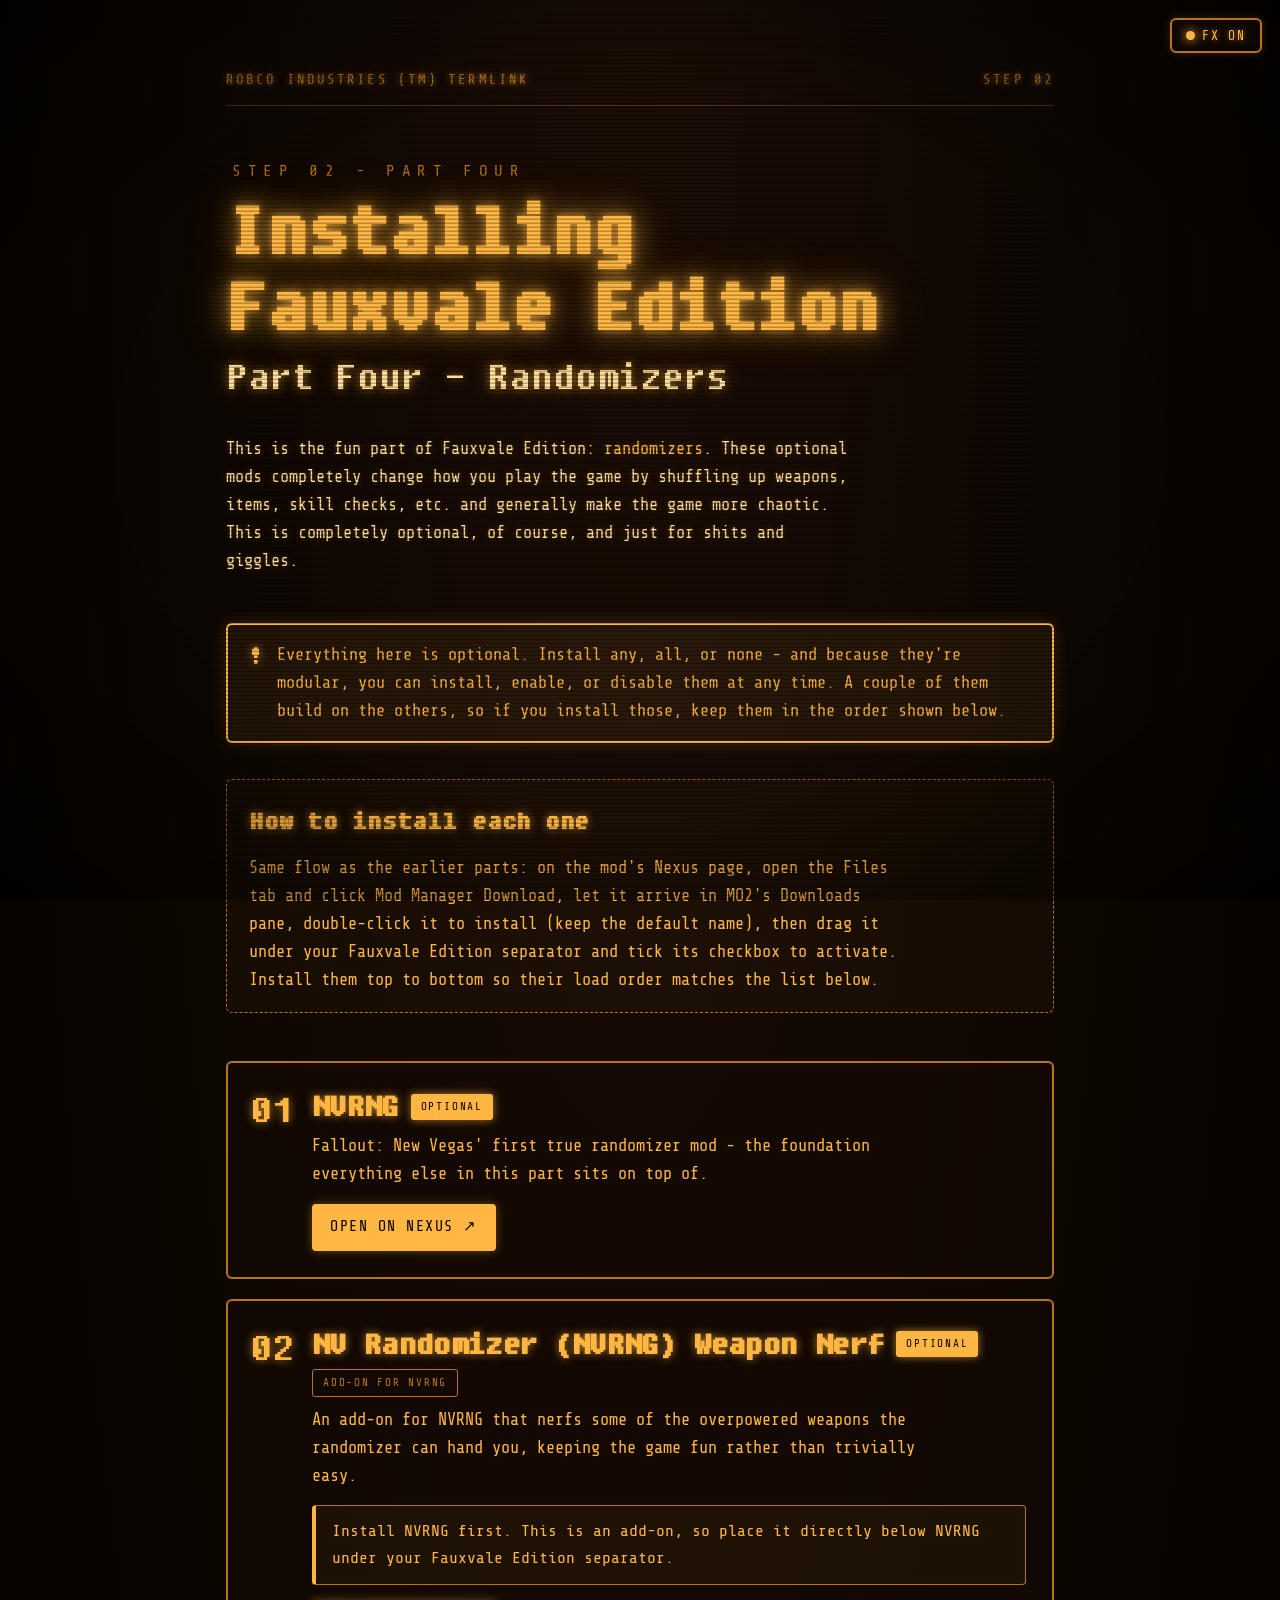
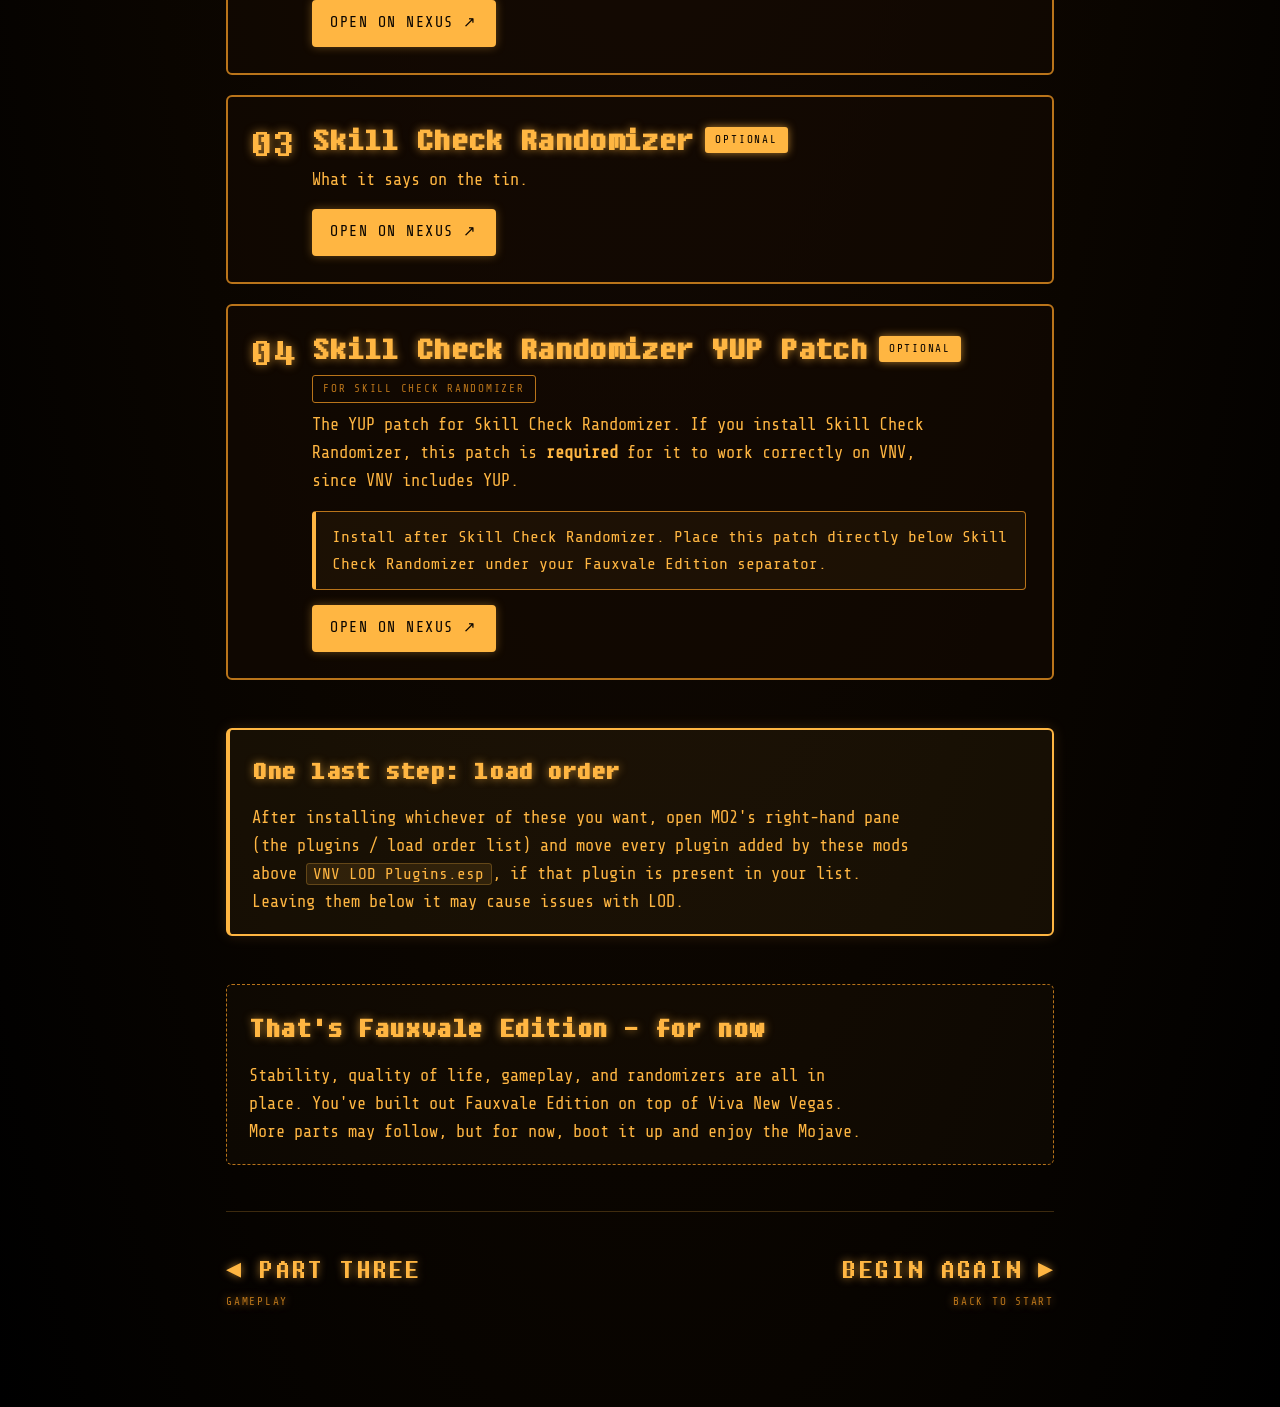
<file: viva-new-vegas-fauxvale-edition/part4-randomizers.html>
<!DOCTYPE html>
<html lang="en">
<head>
<meta charset="UTF-8" />
<meta name="viewport" content="width=device-width, initial-scale=1.0" />
<title>Installing Fauxvale Edition - Part Four: Randomizers</title>
<!-- Sets data-crt before first paint so FX never flash on when disabled. -->
<script src="crt.js"></script>
<link rel="preconnect" href="https://fonts.googleapis.com" />
<link rel="preconnect" href="https://fonts.gstatic.com" crossorigin />
<link href="https://fonts.googleapis.com/css2?family=Share+Tech+Mono&family=VT323&display=swap" rel="stylesheet" />
<link rel="stylesheet" href="crt.css" />
<style>
  :root {
    /* Vault-Tec amber terminal palette */
    --phosphor: #ffb642;
    --phosphor-dim: #b9741a;
    --phosphor-glow: rgba(255, 182, 66, 0.65);
    --phosphor-faint: rgba(255, 182, 66, 0.14);
    --amber: #ffdf9e;
    --screen: #140a02;
    --screen-deep: #0a0500;
    --bezel: #1c1108;
    /* crt.css overrides these when FX are toggled off. */
    --glow: 1;
    --font-display: "Fixedsys", "VT323", monospace;
    --display-scale: 1;
  }

  * { box-sizing: border-box; }

  html, body { margin: 0; }

  body {
    min-height: 100vh;
    background: radial-gradient(ellipse at top, #1b0d06 0%, #0a0500 65%, #000 100%);
    color: var(--phosphor);
    font-family: "Share Tech Mono", monospace;
    font-size: clamp(15px, 1.6vw, 17px);
    line-height: 1.65;
  }

  /* --- Full-screen CRT "screen" --- */
  .terminal {
    position: relative;
    min-height: 100vh;
    animation: flicker 5s infinite steps(60);
  }

  .terminal::before {
    content: "";
    position: fixed;
    inset: 0;
    background: radial-gradient(ellipse at center, transparent 58%, rgba(0, 0, 0, 0.55) 100%);
    pointer-events: none;
    z-index: 40;
  }

  .terminal::after {
    content: "";
    position: fixed;
    inset: 0;
    background:
      repeating-linear-gradient(
        to bottom,
        rgba(0, 0, 0, 0) 0px,
        rgba(0, 0, 0, 0) 2px,
        rgba(0, 0, 0, 0.26) 3px,
        rgba(0, 0, 0, 0.26) 4px
      );
    pointer-events: none;
    z-index: 41;
    mix-blend-mode: multiply;
  }

  .scan-sweep {
    position: fixed;
    left: 0;
    right: 0;
    height: 180px;
    top: -180px;
    background: linear-gradient(to bottom, transparent, rgba(255, 182, 66, 0.07), transparent);
    pointer-events: none;
    z-index: 42;
    animation: sweep 7s linear infinite;
  }

  @keyframes sweep {
    0% { top: -180px; }
    100% { top: 100%; }
  }

  @keyframes flicker {
    0%, 100% { opacity: 1; }
    96% { opacity: 1; }
    97% { opacity: 0.85; }
    98% { opacity: 1; }
    99% { opacity: 0.92; }
  }

  /* --- Layout --- */
  .wrap {
    position: relative;
    z-index: 1;
    max-width: 940px;
    margin: 0 auto;
    padding: clamp(20px, 4vw, 40px) clamp(20px, 5vw, 56px) clamp(60px, 8vw, 96px);
  }

  .topbar {
    display: flex;
    justify-content: space-between;
    align-items: baseline;
    gap: 16px;
    font-size: clamp(11px, 1.5vw, 14px);
    letter-spacing: 0.15em;
    color: var(--phosphor-dim);
    text-shadow: 0 0 calc(6px * var(--glow)) var(--phosphor-glow);
    padding-bottom: 14px;
    border-bottom: 1px solid rgba(255, 182, 66, 0.22);
    text-transform: uppercase;
  }

  .step-label {
    margin: clamp(30px, 5vw, 52px) 0 0.4em;
    font-size: clamp(13px, 2vw, 16px);
    letter-spacing: 0.4em;
    text-indent: 0.4em;
    color: var(--phosphor-dim);
    text-transform: uppercase;
  }

  h1 {
    font-family: var(--font-display);
    font-size: calc(clamp(40px, 8vw, 80px) * var(--display-scale));
    line-height: 0.95;
    margin: 0 0 0.15em;
    letter-spacing: 0.01em;
    text-shadow:
      0 0 calc(8px * var(--glow)) var(--phosphor-glow),
      0 0 calc(26px * var(--glow)) var(--phosphor-glow),
      0 0 calc(50px * var(--glow)) rgba(255, 182, 66, 0.35);
  }

  .subhead {
    display: inline-block;
    font-family: var(--font-display);
    font-size: calc(clamp(24px, 4.4vw, 42px) * var(--display-scale));
    line-height: 1;
    margin: 0 0 0.9em;
    color: var(--amber);
    text-shadow:
      0 0 calc(8px * var(--glow)) rgba(255, 182, 66, 0.55),
      0 0 calc(22px * var(--glow)) rgba(255, 182, 66, 0.3);
  }

  .lede {
    max-width: 70ch;
    margin: 0 0 clamp(30px, 5vw, 48px);
    color: var(--amber);
    text-shadow: 0 0 calc(5px * var(--glow)) rgba(255, 182, 66, 0.3);
  }

  .lede strong { color: var(--phosphor); font-weight: 400; }

  a { color: var(--phosphor); }

  /* --- "Everything is optional" callout --- */
  .optional {
    display: flex;
    gap: 14px;
    align-items: flex-start;
    margin: 0 0 clamp(24px, 4vw, 36px);
    padding: 16px 20px;
    border: 2px solid var(--phosphor);
    border-radius: 6px;
    background: rgba(255, 182, 66, 0.08);
    box-shadow: 0 0 calc(16px * var(--glow)) rgba(255, 182, 66, 0.18);
  }

  .optional .icon {
    font-family: var(--font-display);
    font-size: 1.7em;
    line-height: 1;
    color: var(--phosphor);
    text-shadow: 0 0 calc(8px * var(--glow)) var(--phosphor-glow);
  }

  .optional p { margin: 0; }
  .optional strong { color: var(--phosphor); font-weight: 400; }

  /* --- How-to-install note --- */
  .install-note {
    margin: 0 0 clamp(30px, 5vw, 48px);
    padding: 18px 22px;
    border: 1px dashed var(--phosphor-dim);
    border-radius: 6px;
    background: rgba(255, 182, 66, 0.03);
  }

  .install-note h3 {
    font-family: var(--font-display);
    font-size: calc(clamp(20px, 3vw, 28px) * var(--display-scale));
    margin: 0 0 0.35em;
    letter-spacing: 0.02em;
    text-shadow: 0 0 calc(8px * var(--glow)) var(--phosphor-glow);
  }

  .install-note p { margin: 0; max-width: 72ch; }
  .install-note strong { color: var(--phosphor); font-weight: 400; }

  /* --- Mod list --- */
  .steps {
    list-style: none;
    counter-reset: step;
    margin: 0 0 clamp(30px, 5vw, 48px);
    padding: 0;
    display: grid;
    gap: 20px;
  }

  .step {
    counter-increment: step;
    position: relative;
    min-width: 0;
    padding: clamp(18px, 3vw, 26px) clamp(18px, 3vw, 26px) clamp(18px, 3vw, 26px) clamp(64px, 9vw, 84px);
    border: 2px solid var(--phosphor-dim);
    border-radius: 6px;
    background: rgba(20, 10, 2, 0.55);
  }

  .step::before {
    content: counter(step, decimal-leading-zero);
    position: absolute;
    left: clamp(14px, 2.4vw, 22px);
    top: clamp(16px, 2.6vw, 24px);
    font-family: var(--font-display);
    font-size: calc(clamp(30px, 5vw, 44px) * var(--display-scale));
    line-height: 1;
    color: var(--phosphor);
    text-shadow: 0 0 calc(10px * var(--glow)) var(--phosphor-glow);
  }

  .mod-head {
    display: flex;
    align-items: center;
    flex-wrap: wrap;
    gap: 8px 12px;
    margin-bottom: 0.5em;
  }

  .step h2 {
    font-family: var(--font-display);
    font-size: calc(clamp(24px, 3.6vw, 34px) * var(--display-scale));
    line-height: 1.02;
    margin: 0;
    letter-spacing: 0.01em;
    text-shadow: 0 0 calc(8px * var(--glow)) var(--phosphor-glow);
  }

  .badge {
    display: inline-block;
    font-family: "Share Tech Mono", monospace;
    font-size: 11px;
    letter-spacing: 0.16em;
    text-transform: uppercase;
    padding: 4px 10px;
    border-radius: 3px;
    white-space: nowrap;
  }

  .badge.opt {
    color: var(--screen-deep);
    background: var(--phosphor);
    box-shadow: 0 0 calc(8px * var(--glow)) var(--phosphor-glow);
  }

  .badge.cond {
    color: var(--phosphor-dim);
    border: 1px solid var(--phosphor-dim);
  }

  .step p { margin: 0 0 0.9em; max-width: 68ch; }

  .c {
    font-family: "Share Tech Mono", monospace;
    font-size: 0.94em;
    color: var(--phosphor);
    background: rgba(255, 182, 66, 0.1);
    border: 1px solid rgba(255, 182, 66, 0.25);
    border-radius: 3px;
    padding: 0.05em 0.4em;
    white-space: nowrap;
  }

  /* Emphasised sub-note inside a mod card */
  .pointer {
    margin: 0 0 0.9em;
    padding: 12px 16px;
    border: 1px solid var(--phosphor-dim);
    border-left: 4px solid var(--phosphor);
    border-radius: 4px;
    background: rgba(255, 182, 66, 0.05);
    font-size: 0.96em;
  }

  .pointer strong { color: var(--phosphor); font-weight: 400; }

  /* --- Load-order callout --- */
  .loadorder {
    margin: 0 0 clamp(30px, 5vw, 48px);
    padding: 18px 22px;
    border: 2px solid var(--phosphor);
    border-left-width: 4px;
    border-radius: 6px;
    background: rgba(255, 182, 66, 0.06);
    box-shadow: 0 0 calc(14px * var(--glow)) rgba(255, 182, 66, 0.15);
  }

  .loadorder h3 {
    font-family: var(--font-display);
    font-size: calc(clamp(20px, 3vw, 28px) * var(--display-scale));
    margin: 0 0 0.35em;
    letter-spacing: 0.02em;
    text-shadow: 0 0 calc(8px * var(--glow)) var(--phosphor-glow);
  }

  .loadorder p { margin: 0; max-width: 74ch; }
  .loadorder strong { color: var(--phosphor); font-weight: 400; }
  .loadorder .c {
    font-family: "Share Tech Mono", monospace;
    font-size: 0.94em;
    color: var(--phosphor);
    background: rgba(255, 182, 66, 0.1);
    border: 1px solid rgba(255, 182, 66, 0.25);
    border-radius: 3px;
    padding: 0.05em 0.4em;
    white-space: nowrap;
  }

  .dl-link {
    display: inline-flex;
    align-items: center;
    gap: 0.5em;
    font-family: "Share Tech Mono", monospace;
    font-size: clamp(13px, 1.7vw, 15px);
    letter-spacing: 0.1em;
    text-transform: uppercase;
    text-decoration: none;
    color: var(--screen-deep);
    background: var(--phosphor);
    padding: 9px 16px;
    border: 2px solid var(--phosphor);
    border-radius: 4px;
    box-shadow: 0 0 calc(10px * var(--glow)) rgba(255, 182, 66, 0.35);
    transition: background 0.15s ease, box-shadow 0.2s ease;
  }

  .dl-link:hover,
  .dl-link:focus-visible {
    outline: none;
    background: var(--amber);
    border-color: var(--amber);
    box-shadow: 0 0 calc(16px * var(--glow)) var(--phosphor-glow);
  }

  /* "Up next" note */
  .upnext {
    margin: 0 0 clamp(30px, 5vw, 46px);
    padding: 18px 22px;
    border: 1px dashed var(--phosphor-dim);
    border-radius: 6px;
    background: rgba(255, 182, 66, 0.03);
  }

  .upnext h3 {
    font-family: var(--font-display);
    font-size: calc(clamp(22px, 3.2vw, 30px) * var(--display-scale));
    margin: 0 0 0.3em;
    letter-spacing: 0.02em;
    text-shadow: 0 0 calc(8px * var(--glow)) var(--phosphor-glow);
  }

  .upnext p { margin: 0; max-width: 70ch; }

  /* Footer nav */
  .nav {
    display: flex;
    justify-content: space-between;
    align-items: center;
    gap: 16px;
    flex-wrap: wrap;
    padding-top: clamp(20px, 4vw, 32px);
    border-top: 1px solid rgba(255, 182, 66, 0.22);
  }

  .nav-link {
    font-family: var(--font-display);
    font-size: calc(clamp(22px, 3vw, 30px) * var(--display-scale));
    letter-spacing: 0.04em;
    text-transform: uppercase;
    text-decoration: none;
    color: var(--phosphor);
    text-shadow: 0 0 calc(8px * var(--glow)) var(--phosphor-glow);
  }

  .nav-link:hover,
  .nav-link:focus-visible { outline: none; color: var(--amber); }

  .nav-link.disabled {
    color: var(--phosphor-dim);
    text-shadow: none;
    cursor: not-allowed;
    pointer-events: none;
  }

  .nav-link.next { text-align: right; }

  .nav-link .sub {
    display: block;
    font-family: "Share Tech Mono", monospace;
    font-size: 11px;
    letter-spacing: 0.16em;
    color: var(--phosphor-dim);
  }

  @media (max-width: 1280px) {
    .wrap { padding-top: 68px; }
  }

  @media (max-width: 460px) {
    .topbar { flex-direction: column; align-items: flex-start; gap: 4px; }
  }

  @media (prefers-reduced-motion: reduce) {
    .terminal, .scan-sweep { animation: none; }
  }
</style>
</head>
<body>
  <button type="button" class="crt-toggle" aria-pressed="true" title="Toggle CRT / phosphor effects">
    <span class="led" aria-hidden="true"></span>
    <span>FX <span class="state"></span></span>
  </button>

  <main class="terminal">
    <div class="scan-sweep" aria-hidden="true"></div>

    <div class="wrap">
      <div class="topbar">
        <span>RobCo Industries (TM) Termlink</span>
        <span>Step 02</span>
      </div>

      <p class="step-label">Step 02 - Part Four</p>
      <h1>Installing<br />Fauxvale Edition</h1>
      <span class="subhead">Part Four - Randomizers</span>

      <p class="lede">
        This is the fun part of Fauxvale Edition: <strong>randomizers</strong>. These optional mods
        completely change how you play the game by shuffling up weapons, items, skill checks, etc. and
        generally make the game more chaotic. This is completely optional, of course, and just for shits
        and giggles.
      </p>

      <div class="optional">
        <span class="icon" aria-hidden="true">!</span>
        <p>
          <strong>Everything here is optional.</strong> Install any, all, or none - and because they're
          modular, you can install, enable, or disable them at any time. A couple of them build on the
          others, so if you install those, keep them in the order shown below.
        </p>
      </div>

      <div class="install-note">
        <h3>How to install each one</h3>
        <p>
          Same flow as the earlier parts: on the mod's Nexus page, open the <strong>Files</strong> tab and
          click <strong>Mod Manager Download</strong>, let it arrive in MO2's <strong>Downloads</strong>
          pane, double-click it to install (keep the default name), then drag it
          <strong>under your Fauxvale Edition separator</strong> and tick its checkbox to activate. Install
          them top to bottom so their load order matches the list below.
        </p>
      </div>

      <ol class="steps">
        <!-- NVRNG -->
        <li class="step">
          <div class="mod-head">
            <h2>NVRNG</h2>
            <span class="badge opt">Optional</span>
          </div>
          <p>
            Fallout: New Vegas' first true randomizer mod - the foundation everything else in this part
            sits on top of.
          </p>
          <a class="dl-link" href="https://www.nexusmods.com/newvegas/mods/70845" target="_blank" rel="noopener noreferrer">
            Open on Nexus &#8599;
          </a>
        </li>

        <!-- NVRNG Weapon Nerf -->
        <li class="step">
          <div class="mod-head">
            <h2>NV Randomizer (NVRNG) Weapon Nerf</h2>
            <span class="badge opt">Optional</span>
            <span class="badge cond">Add-on for NVRNG</span>
          </div>
          <p>
            An add-on for NVRNG that nerfs some of the overpowered weapons the randomizer can hand you,
            keeping the game fun rather than trivially easy.
          </p>
          <div class="pointer">
            <strong>Install NVRNG first.</strong> This is an add-on, so place it
            <strong>directly below NVRNG</strong> under your Fauxvale Edition separator.
          </div>
          <a class="dl-link" href="https://www.nexusmods.com/newvegas/mods/71211" target="_blank" rel="noopener noreferrer">
            Open on Nexus &#8599;
          </a>
        </li>

        <!-- Skill Check Randomizer -->
        <li class="step">
          <div class="mod-head">
            <h2>Skill Check Randomizer</h2>
            <span class="badge opt">Optional</span>
          </div>
          <p>What it says on the tin.</p>
          <a class="dl-link" href="https://www.nexusmods.com/newvegas/mods/53420" target="_blank" rel="noopener noreferrer">
            Open on Nexus &#8599;
          </a>
        </li>

        <!-- Skill Check Randomizer YUP Patch -->
        <li class="step">
          <div class="mod-head">
            <h2>Skill Check Randomizer YUP Patch</h2>
            <span class="badge opt">Optional</span>
            <span class="badge cond">For Skill Check Randomizer</span>
          </div>
          <p>
            The YUP patch for Skill Check Randomizer. If you install Skill Check Randomizer, this patch is
            <strong>required</strong> for it to work correctly on VNV, since VNV includes YUP.
          </p>
          <div class="pointer">
            <strong>Install after Skill Check Randomizer.</strong> Place this patch
            <strong>directly below Skill Check Randomizer</strong> under your Fauxvale Edition separator.
          </div>
          <a class="dl-link" href="https://www.nexusmods.com/newvegas/mods/84349" target="_blank" rel="noopener noreferrer">
            Open on Nexus &#8599;
          </a>
        </li>
      </ol>

      <div class="loadorder">
        <h3>One last step: load order</h3>
        <p>
          After installing whichever of these you want, open MO2's right-hand pane (the plugins / load
          order list) and move <strong>every plugin</strong> added by these mods
          <strong>above</strong> <span class="c">VNV LOD Plugins.esp</span>, if that plugin is present in
          your list. Leaving them below it may cause issues with LOD.
        </p>
      </div>

      <div class="upnext">
        <h3>That's Fauxvale Edition - for now</h3>
        <p>
          Stability, quality of life, gameplay, and randomizers are all in place. You've built out
          Fauxvale Edition on top of Viva New Vegas. More parts may follow, but for now, boot it up and
          enjoy the Mojave.
        </p>
      </div>

      <nav class="nav">
        <a class="nav-link" href="part3-gameplay.html">&#9666; Part Three<span class="sub">Gameplay</span></a>
        <a class="nav-link next" href="index.html">
          Begin Again &#9656;
          <span class="sub">Back to start</span>
        </a>
      </nav>
    </div>
  </main>
</body>
</html>
</file>
<file: viva-new-vegas-fauxvale-edition/crt.css>
/* ==========================================================================
   Shared CRT / phosphor-FX layer for the Viva New Vegas - Fauxvale Edition
   installation guide. Include on every page alongside crt.js.

   Relies on these palette variables being defined by the page:
     --phosphor, --phosphor-dim, --phosphor-glow
   and on --glow (a unitless glow multiplier) which defaults to 1 here.
   ========================================================================== */

/* Fixedsys Excelsior - the terminal display face used for all headers.
   Sourced from https://github.com/kika/fixedsys (FSEX302.ttf). */
@font-face {
  font-family: "Fixedsys";
  src: url("FSEX302.ttf") format("truetype");
  font-display: swap;
}

:root {
  /* Glow intensity multiplier. Scaled down when FX are toggled off so the
     phosphor bloom becomes subtle instead of vanishing entirely. */
  --glow: 1;
  /* Display/header font. Swapped for a cleaner, more readable face when FX
     are off. --display-scale compensates for the wider readable font so
     headings keep roughly the same footprint. */
  --font-display: "Fixedsys", "VT323", monospace;
  --display-scale: 1;
  /* Flat background used in place of the CRT gradient when FX are off. */
  --fx-off-bg: #1F1203;
}

/* --- FX OFF: quiet the glow + switch to a more readable header font --- */
:root[data-crt="off"] {
  --glow: 0.35;
  --font-display: "Share Tech Mono", monospace;
  --display-scale: 0.72;
  /* Every palette colour dimmed 10% (each RGB channel * 0.9) for a softer
     readability mode. */
  --phosphor: #e6a43b;
  --phosphor-dim: #a76817;
  --phosphor-glow: rgba(230, 164, 59, 0.65);
  --phosphor-faint: rgba(230, 164, 59, 0.14);
  --amber: #e6c98e;
  --screen: #120902;
  --screen-deep: #090400;
  --fx-off-bg: #1c1003;
}

/* --- FX OFF: disable the animated screen artifacts --- */
:root[data-crt="off"] .terminal { animation: none; }
:root[data-crt="off"] .terminal::before,
:root[data-crt="off"] .terminal::after,
:root[data-crt="off"] .scan-sweep { display: none; }

/* --- FX OFF: drop the gradient + vignette for a flat warm-amber field --- */
:root[data-crt="off"] body { background: var(--fx-off-bg); }
:root[data-crt="off"] .terminal {
  background: var(--fx-off-bg);
  box-shadow: none;
}

/* --- FX toggle button (fixed to the page, top-right) --- */
.crt-toggle {
  position: fixed;
  top: 18px;
  right: 18px;
  z-index: 50;
  display: inline-flex;
  align-items: center;
  gap: 0.55em;
  font-family: "Share Tech Mono", monospace;
  font-size: 13px;
  letter-spacing: 0.14em;
  text-transform: uppercase;
  color: var(--phosphor);
  background: rgba(20, 10, 2, 0.72);
  border: 2px solid var(--phosphor-dim);
  border-radius: 6px;
  padding: 8px 14px;
  cursor: pointer;
  text-shadow: 0 0 calc(6px * var(--glow)) var(--phosphor-glow);
  box-shadow: 0 0 calc(10px * var(--glow)) rgba(255, 182, 66, 0.18), inset 0 0 12px rgba(0, 0, 0, 0.6);
  transition: border-color 0.2s ease, box-shadow 0.2s ease, color 0.2s ease;
}

.crt-toggle:hover,
.crt-toggle:focus-visible {
  outline: none;
  border-color: var(--phosphor);
  box-shadow: 0 0 16px var(--phosphor-glow), inset 0 0 12px rgba(0, 0, 0, 0.6);
}

.crt-toggle .led {
  width: 9px;
  height: 9px;
  border-radius: 50%;
  background: var(--phosphor);
  box-shadow: 0 0 8px var(--phosphor-glow), 0 0 14px var(--phosphor-glow);
}

.crt-toggle .state::before { content: "ON"; }

:root[data-crt="off"] .crt-toggle .led {
  background: #4a2c08;
  box-shadow: none;
}
:root[data-crt="off"] .crt-toggle .state::before { content: "OFF"; }
</file>
<file: mockups/tome.css>
/* tome.css — the Illuminated Manuscript look, shared by both mockups.
 *
 * Lifted from The-Adventures-of-Jules.html (its inline <style>, lines 10-295) so the
 * mockups are judged on structure, not on a restyle. Record-level components are copied
 * as-is; the nav/shell styles are deliberately NOT here — the shell is what each mockup
 * does differently, and each owns its own.
 */

:root{
  --bg:#14161a; --panel:#1a1d23; --panel2:#20242b; --text:#e8e4da; --dim:#98938a;
  --gold:#c9a45c; --steel:#7da3b8; --blood:#b0584e; --moss:#8ba06b; --violet:#a98cc0; --amber:#cf9a54;
  --line:rgba(232,228,218,.16); --line2:rgba(232,228,218,.09);
}
*{box-sizing:border-box}
/* `overflow-x: clip`, NOT `hidden`. With `hidden`, the other axis computes from `visible`
   to `auto`, which silently turns html/body into scroll containers — and a position:sticky
   element sticks to its nearest scrolling ancestor, which would then be <body>, which
   never scrolls itself (the document does). The result: sticky elements quietly do
   nothing. `clip` clips just the same but creates no scroll container, so the sidebar,
   the view header and the mobile bar all stick to the viewport as intended. */
html,body{margin:0;padding:0;max-width:100%;overflow-x:clip}
body{background:var(--bg);color:var(--text);font-family:'Crimson Pro',Georgia,serif;font-size:18px;line-height:1.6;
  background-image:radial-gradient(ellipse at 50% -10%, rgba(201,164,92,.06), transparent 60%);}
h1,h2,h3,.disp,.eyebrow{font-family:'Oswald',sans-serif}
a{color:var(--gold)}
.mono{font-family:'JetBrains Mono',monospace}
::selection{background:rgba(201,164,92,.3)}
.hidden{display:none!important}

/* Masthead */
.eyebrow{text-transform:uppercase;letter-spacing:.34em;font-size:.72rem;color:var(--gold);font-weight:500}
.kicker{font-style:italic;font-family:'Crimson Pro';color:var(--dim);font-size:1.15rem;margin:14px 0 2px}
.name{font-family:'Oswald';text-transform:uppercase;letter-spacing:.06em;font-weight:700;
  line-height:.98;margin:0;color:var(--text);text-shadow:0 2px 30px rgba(201,164,92,.12)}
.subtitle{font-style:italic;color:var(--dim);font-size:1.05rem;margin:16px auto 0;max-width:640px}
.stats{display:flex;flex-wrap:wrap;gap:0}
.stat{padding:6px 22px;border-right:1px solid var(--line);text-align:center}
.stat:last-child{border-right:none}
.stat .v{font-family:'Oswald';font-weight:600;font-size:1.55rem;color:var(--gold);display:block;line-height:1.1}
.stat .k{font-family:'JetBrains Mono';font-size:.58rem;letter-spacing:.16em;text-transform:uppercase;color:var(--dim);margin-top:3px}

/* Section captions */
.seccap{color:var(--dim);font-style:italic;font-size:.98rem;margin:0 0 20px;max-width:70ch}

/* Timeline */
.tl{display:flex;align-items:flex-end;gap:10px;overflow-x:auto;padding:10px 0 4px;min-height:240px}
.tlday{display:flex;flex-direction:column;align-items:center;gap:8px;min-width:52px;flex:1}
.tlbar{width:34px;display:flex;flex-direction:column-reverse;border-radius:2px 2px 0 0;overflow:hidden;box-shadow:0 0 0 1px var(--line2)}
.tlseg{width:100%}
.tldl{font-family:'JetBrains Mono';font-size:.56rem;color:var(--dim);text-align:center;line-height:1.25;white-space:nowrap}
.tldt{font-family:'Oswald';font-size:.72rem;color:var(--text)}
.legend{display:flex;flex-wrap:wrap;gap:16px;margin:18px 0 6px}
.lg{display:flex;align-items:center;gap:7px;font-size:.82rem;color:var(--dim)}
.lg i{width:12px;height:12px;border-radius:2px;display:inline-block}

/* Chips */
.chips{display:flex;flex-wrap:wrap;gap:8px;margin:4px 0 16px}
.chip{font-family:'Oswald';text-transform:uppercase;letter-spacing:.08em;font-size:.72rem;color:var(--dim);
  background:var(--panel);border:1px solid var(--line);border-radius:20px;padding:6px 14px;cursor:pointer;transition:.15s}
.chip:hover{color:var(--text);border-color:var(--dim)}
.chip.on{color:#14161a;background:var(--gold);border-color:var(--gold)}
.chip .ct{font-family:'JetBrains Mono';font-size:.62rem;opacity:.7;margin-left:5px}
.chip:focus-visible{outline:2px solid var(--gold);outline-offset:2px}

/* Search field — new; the original has no text search anywhere */
.search{display:flex;align-items:center;gap:10px;background:var(--panel);border:1px solid var(--line);
  border-radius:20px;padding:0 14px;max-width:340px;flex:1}
.search input{background:none;border:none;color:var(--text);font-family:'Crimson Pro',Georgia,serif;
  font-size:.92rem;padding:9px 0;width:100%;outline:none}
.search input::placeholder{color:var(--dim);font-style:italic}
.search .si{color:var(--dim);font-size:.8rem}
.search:focus-within{border-color:var(--gold)}
.search .sx{background:none;border:none;color:var(--dim);cursor:pointer;font-size:1.1rem;line-height:1;padding:0}
.search .sx:hover{color:var(--text)}
mark{background:rgba(201,164,92,.28);color:var(--text);border-radius:2px}

/* Constellation */
.constel{position:relative;width:100%;background:radial-gradient(ellipse at 50% 40%, rgba(125,163,184,.05), transparent 70%);
  border:1px solid var(--line2);border-radius:6px;overflow:hidden}
.constel svg{display:block;width:100%;height:auto;touch-action:none}
.cstar{cursor:grab}
.cstar:active{cursor:grabbing}
.ctip{position:absolute;pointer-events:none;z-index:5;max-width:290px;background:rgba(16,18,22,.97);border:1px solid var(--line);
  border-radius:5px;padding:10px 12px;font-size:.82rem;opacity:0;transition:opacity .12s;box-shadow:0 8px 24px rgba(0,0,0,.5)}
.ctip .cta{font-family:'Oswald';text-transform:uppercase;letter-spacing:.08em;font-size:.7rem;margin-bottom:4px}
.ctip .ctm{font-family:'JetBrains Mono';font-size:.6rem;color:var(--dim);margin-top:6px}
.togline{display:flex;align-items:center;gap:12px;flex-wrap:wrap;margin:2px 0 14px}
.toggle{display:inline-flex;border:1px solid var(--line);border-radius:20px;overflow:hidden}
.toggle button{font-family:'Oswald';text-transform:uppercase;letter-spacing:.1em;font-size:.7rem;background:none;border:none;
  color:var(--dim);padding:6px 16px;cursor:pointer}
.toggle button.on{background:var(--steel);color:#14161a}
.cnote{font-family:'JetBrains Mono';font-size:.62rem;color:var(--dim)}

/* Memories */
.daygrp{margin:8px 0 22px}
.dayhd{display:flex;align-items:baseline;gap:12px;border-bottom:1px solid var(--line2);padding-bottom:6px;margin-bottom:8px}
.dayhd .dn{font-family:'Oswald';text-transform:uppercase;letter-spacing:.1em;font-size:.95rem;color:var(--gold)}
.dayhd .dc{font-family:'JetBrains Mono';font-size:.62rem;color:var(--dim)}
.mrow{display:grid;grid-template-columns:150px 1fr 96px;gap:16px;padding:12px 4px;border-bottom:1px solid var(--line2);align-items:start}
.mrow .who{font-family:'Oswald';text-transform:uppercase;letter-spacing:.05em;font-size:.82rem}
.mrow .meta{font-family:'JetBrains Mono';font-size:.58rem;color:var(--dim);margin-top:4px;text-transform:uppercase;letter-spacing:.05em}
.mrow .mc{font-size:.96rem}
.mrow .mloc{font-family:'JetBrains Mono';font-size:.6rem;color:var(--dim);margin-top:5px}
.impwrap{text-align:right}
.impbar{height:5px;background:var(--line);border-radius:3px;overflow:hidden;margin-top:5px}
.impbar i{display:block;height:100%;background:var(--gold)}
.imptx{font-family:'JetBrains Mono';font-size:.56rem;color:var(--dim)}
.shown{font-family:'JetBrains Mono';font-size:.64rem;color:var(--dim);margin:2px 0 14px}

/* Undated / quarantine notice — new. The original silently drops these. */
.quarantine{border-left:2px solid var(--amber);background:rgba(207,154,84,.07);padding:12px 16px;margin:14px 0;
  font-size:.88rem;color:var(--dim)}
.quarantine b{color:var(--amber);font-family:'Oswald';text-transform:uppercase;letter-spacing:.1em;font-size:.7rem;
  font-weight:500;display:block;margin-bottom:5px}

/* Leaderboard */
.lb{display:flex;flex-direction:column;gap:2px}
.lbrow{display:grid;grid-template-columns:34px 150px 1fr;gap:14px;align-items:center;padding:12px 4px;border-bottom:1px solid var(--line2)}
.lbrank{font-family:'JetBrains Mono';font-size:.9rem;color:var(--dim)}
.lbname{font-family:'Oswald';text-transform:uppercase;letter-spacing:.05em;font-size:.92rem}
.lbtot{font-family:'JetBrains Mono';font-size:.66rem;color:var(--dim);margin-top:2px}
.lbbar{height:16px;display:flex;border-radius:3px;overflow:hidden;box-shadow:0 0 0 1px var(--line2);margin-bottom:7px}
.lbbar i{height:100%}
.vchips{display:flex;flex-wrap:wrap;gap:5px}
.vchip{font-family:'JetBrains Mono';font-size:.58rem;color:var(--dim);border:1px solid var(--line2);border-radius:12px;padding:2px 8px}

/* Diary page */
.page{background:linear-gradient(180deg,#1e2027,#1a1d23);border:1px solid var(--line);border-radius:5px;
  padding:34px 38px;box-shadow:0 20px 50px rgba(0,0,0,.4),inset 0 0 60px rgba(0,0,0,.25)}
.page .phd{display:flex;justify-content:space-between;align-items:baseline;border-bottom:1px solid var(--line2);padding-bottom:10px;margin-bottom:16px}
.page .pau{font-family:'Oswald';text-transform:uppercase;letter-spacing:.14em;font-size:.82rem;color:var(--gold)}
.page .ppl{font-family:'JetBrains Mono';font-size:.6rem;color:var(--dim)}
.page .pbody{font-size:1.04rem;line-height:1.72}
.page .pbody p{margin:0 0 14px}
.page .pbody p:first-of-type::first-letter{font-family:'Oswald';font-weight:700;float:left;font-size:3.4rem;line-height:.8;
  padding:6px 10px 0 0;color:var(--gold)}

/* OmniSight */
.portrait{background:linear-gradient(180deg,var(--panel2),var(--panel));border:1px solid var(--line);border-radius:6px;
  padding:30px 34px;margin-bottom:24px;position:relative}
.portrait h3{font-family:'Oswald';text-transform:uppercase;letter-spacing:.16em;font-size:1.05rem;color:var(--gold);margin:0 0 14px;text-align:center}
.portrait p{font-size:1.02rem;line-height:1.72;margin:0 0 14px}
.portrait p:first-of-type::first-letter{font-family:'Oswald';font-weight:700;float:left;font-size:3.2rem;line-height:.8;padding:5px 9px 0 0;color:var(--gold)}
.portrait .pfoot{font-family:'JetBrains Mono';font-size:.62rem;color:var(--dim);text-align:center;border-top:1px solid var(--line2);padding-top:12px;margin-top:6px}
.ogrid{display:grid;grid-template-columns:repeat(auto-fill,minmax(280px,1fr));gap:16px}
.ocard{background:var(--panel);border:1px solid var(--line2);border-radius:5px;overflow:hidden;display:flex;flex-direction:column;
  cursor:zoom-in;transition:border-color .15s}
.ocard:hover{border-color:var(--gold)}
.ocard:focus-visible{outline:2px solid var(--gold);outline-offset:2px}
.ocard img{width:100%;aspect-ratio:16/9;object-fit:cover;background:#0e1013;display:block}
.ocard .obody{padding:12px 14px}
.ocard .on{font-family:'Oswald';text-transform:uppercase;letter-spacing:.06em;font-size:.82rem;color:var(--text)}
.ocard .om{font-family:'JetBrains Mono';font-size:.56rem;color:var(--dim);margin:4px 0 8px}
.ocard .od{font-size:.86rem;color:var(--dim);line-height:1.5}
.showmore{display:block;margin:22px auto 0;font-family:'Oswald';text-transform:uppercase;letter-spacing:.12em;font-size:.74rem;
  background:var(--panel);border:1px solid var(--line);color:var(--gold);padding:10px 26px;border-radius:4px;cursor:pointer}

/* Lightbox — new. The original renders 163 <img> and does nothing on click. */
.lbox{position:fixed;inset:0;z-index:200;background:rgba(10,11,14,.96);display:none;
  align-items:center;justify-content:center;flex-direction:column;padding:30px 20px}
.lbox.open{display:flex}
.lbox img{max-width:min(1200px,92vw);max-height:74vh;object-fit:contain;border:1px solid var(--line);border-radius:4px;background:#0e1013}
.lbox .lcap{max-width:min(1200px,92vw);margin-top:16px}
.lbox .lname{font-family:'Oswald';text-transform:uppercase;letter-spacing:.1em;font-size:.94rem;color:var(--gold)}
.lbox .lmeta{font-family:'JetBrains Mono';font-size:.58rem;color:var(--dim);margin:5px 0 8px}
.lbox .ldesc{font-size:.9rem;color:var(--dim);line-height:1.5;max-height:14vh;overflow:auto}
.lbox .lnav{position:absolute;top:50%;transform:translateY(-50%);background:rgba(26,29,35,.9);border:1px solid var(--line);
  color:var(--text);width:46px;height:64px;cursor:pointer;font-size:1.5rem;border-radius:4px}
.lbox .lprev{left:18px} .lbox .lnext{right:18px}
.lbox .lnav:disabled{opacity:.25;cursor:default}
.lbox .lx{position:absolute;top:18px;right:20px;background:none;border:none;color:var(--dim);font-size:2.2rem;cursor:pointer;line-height:1}
.lbox .lx:hover{color:var(--text)}
.lbox .lcount{position:absolute;top:26px;left:24px;font-family:'JetBrains Mono';font-size:.64rem;color:var(--dim);letter-spacing:.1em}

/* Feature */
.feat{background:radial-gradient(ellipse at 50% 0%, rgba(176,88,78,.12), transparent 65%),var(--panel);
  border:1px solid var(--line);border-radius:6px;padding:30px 34px}
.feat .fintro p{font-size:1.02rem;line-height:1.7;margin:0 0 14px}
.feat .fstats{display:flex;flex-wrap:wrap;gap:0;margin:20px 0 24px;border-top:1px solid var(--line2);border-bottom:1px solid var(--line2)}
.feat .fs{padding:12px 22px;border-right:1px solid var(--line2);text-align:center}
.feat .fs:last-child{border-right:none}
.feat .fs .v{font-family:'Oswald';font-weight:600;font-size:1.4rem;color:var(--blood);display:block}
.feat .fs .k{font-family:'JetBrains Mono';font-size:.55rem;letter-spacing:.14em;text-transform:uppercase;color:var(--dim);margin-top:2px}
.qgrid{display:grid;grid-template-columns:repeat(auto-fill,minmax(300px,1fr));gap:14px}
.qcard{background:var(--panel2);border:1px solid var(--line2);border-left:3px solid var(--blood);border-radius:4px;padding:14px 16px}
.qcard .qm{font-family:'JetBrains Mono';font-size:.56rem;color:var(--dim);text-transform:uppercase;letter-spacing:.06em;margin-bottom:7px}
.qcard .qc{font-size:.92rem;line-height:1.55}

/* Relations */
.relrow{display:grid;grid-template-columns:1fr 46% 1fr 60px;gap:14px;align-items:center;padding:11px 4px;border-bottom:1px solid var(--line2)}
.relrow .fa{text-align:right;font-family:'Oswald';text-transform:uppercase;letter-spacing:.04em;font-size:.8rem;cursor:help}
.relrow .fb{text-align:left;font-family:'Oswald';text-transform:uppercase;letter-spacing:.04em;font-size:.8rem;cursor:help}
.track{position:relative;height:8px;background:var(--line);border-radius:5px}
.track.war{box-shadow:0 0 10px rgba(176,88,78,.6)}
.track .tick{position:absolute;left:50%;top:-3px;bottom:-3px;width:1px;background:var(--dim)}
.track .seg{position:absolute;top:0;height:100%;border-radius:5px}
.relrow .sc{font-family:'JetBrains Mono';font-size:.82rem;text-align:right}
.wartag{font-family:'Oswald';font-size:.6rem;letter-spacing:.1em;color:var(--blood);border:1px solid var(--blood);border-radius:3px;padding:1px 5px;margin-left:6px;white-space:nowrap}

/* War */
.warpanel{background:var(--panel);border:1px solid var(--line);border-radius:6px;padding:24px 28px;margin-bottom:18px}
.warpanel.ongoing{border-color:rgba(176,88,78,.4)}
.warintro{font-style:italic;color:var(--dim);margin:0 0 18px;font-size:.96rem}
/* A save can hold several wars; each panel names itself so they don't read as one blur. */
.warhd{display:flex;align-items:baseline;justify-content:space-between;gap:14px;flex-wrap:wrap;
  border-bottom:1px solid var(--line2);padding-bottom:11px;margin-bottom:14px}
.warhd .wt{font-family:'Oswald';text-transform:uppercase;letter-spacing:.1em;font-size:.95rem}
.warhd .wsep{color:var(--dim);margin:0 6px;font-style:italic;text-transform:none;letter-spacing:0}
.wflag{font-family:'Oswald';text-transform:uppercase;letter-spacing:.12em;font-size:.58rem;
  border:1px solid currentColor;border-radius:3px;padding:2px 8px;white-space:nowrap}
.wflag.on{color:var(--blood)}
.wflag.done{color:var(--gold)}
.versus{display:grid;grid-template-columns:1fr auto 1fr;gap:20px;align-items:start}
/* One belligerent in a war panel. Named for what it is: this was `.side`, which collided
   with the app shell's sidebar — the columns inherited height:100vh and blew the panel to
   900px with the "Versus" mark stranded at the bottom. */
.belligerent .sn{font-family:'Oswald';text-transform:uppercase;letter-spacing:.06em;font-size:1rem;margin-bottom:3px}
.belligerent .sl{font-family:'JetBrains Mono';font-size:.58rem;color:var(--dim);margin-bottom:12px;min-height:1em}
.belligerent.r{text-align:right}
.gauge{margin:8px 0}
.gauge .gl{font-family:'JetBrains Mono';font-size:.56rem;text-transform:uppercase;letter-spacing:.1em;color:var(--dim);display:flex;justify-content:space-between}
.gbar{height:7px;background:var(--line);border-radius:4px;overflow:hidden;margin-top:3px}
.gbar i{display:block;height:100%}
.vs{font-family:'Oswald';text-transform:uppercase;letter-spacing:.1em;color:var(--blood);font-size:.86rem;
  align-self:center}

/* Battles */
.battle{background:var(--panel);border:1px solid var(--line2);border-radius:5px;padding:16px 18px;margin-bottom:12px}
.battle .bh{display:flex;justify-content:space-between;align-items:baseline;flex-wrap:wrap;gap:8px;margin-bottom:8px}
.battle .bl{font-family:'Oswald';text-transform:uppercase;letter-spacing:.08em;font-size:.92rem;color:var(--gold)}
.battle .br{font-family:'JetBrains Mono';font-size:.6rem;color:var(--dim)}
.battle .bn{font-size:.94rem;line-height:1.55;margin:0}
.battle .bloss{font-family:'JetBrains Mono';font-size:.6rem;color:var(--dim);margin-top:8px}

/* Chronicle */
.prov{display:grid;grid-template-columns:120px 1fr 60px;gap:14px;padding:11px 4px;border-bottom:1px solid var(--line2);align-items:start}
.provtag{font-family:'Oswald';text-transform:uppercase;letter-spacing:.06em;font-size:.6rem;padding:3px 8px;border-radius:3px;text-align:center;
  border:1px solid var(--line);color:var(--dim);height:fit-content}
.prov .pd{font-size:.92rem}
.prov .pp{font-family:'JetBrains Mono';font-size:.56rem;color:var(--dim);margin-top:4px;text-transform:uppercase;letter-spacing:.05em}
.prov .pdelta{font-family:'JetBrains Mono';font-size:.82rem;text-align:right}

/* Whispers */
.wstats{display:flex;flex-wrap:wrap;gap:0;margin-bottom:8px}
.wstat{padding:6px 20px;border-right:1px solid var(--line2);text-align:center}
.wstat:last-child{border-right:none}
.wstat .v{font-family:'Oswald';font-weight:600;font-size:1.3rem;color:var(--gold);display:block}
.wstat .k{font-family:'JetBrains Mono';font-size:.54rem;letter-spacing:.12em;text-transform:uppercase;color:var(--dim)}
.wgrid{display:grid;grid-template-columns:repeat(auto-fill,minmax(300px,1fr));gap:16px}
.wcard{background:var(--panel);border:1px solid var(--line2);border-top:3px solid var(--dim);border-radius:5px;padding:15px 17px;display:flex;flex-direction:column}
.wcard .wtags{display:flex;gap:6px;flex-wrap:wrap;margin-bottom:9px}
.wtag{font-family:'Oswald';text-transform:uppercase;letter-spacing:.08em;font-size:.56rem;padding:2px 7px;border-radius:3px}
.wcard .wh{font-family:'Oswald';text-transform:uppercase;letter-spacing:.06em;font-size:.74rem;margin-bottom:8px}
.wcard .wh .arr{color:var(--dim);margin:0 5px}
.wcard .wscene{font-style:italic;color:var(--dim);font-size:.86rem;margin-bottom:12px}
.wcard .wrumor{position:relative;font-size:1rem;line-height:1.5;padding-left:16px;border-left:2px solid var(--gold);margin-top:auto}
.wcard .wrumor::before{content:"\201C";position:absolute;left:-2px;top:-10px;font-size:1.8rem;color:var(--gold);opacity:.4;font-family:Georgia,serif}

/* Empty state — new. The skill makes sections conditional; a mockup must show the seam. */
.empty{border:1px dashed var(--line);border-radius:6px;padding:26px;text-align:center;color:var(--dim);font-style:italic;font-size:.92rem}

@media (prefers-reduced-motion: reduce){*{scroll-behavior:auto!important;transition:none!important;animation:none!important}}
@media(max-width:640px){
  .mrow{grid-template-columns:1fr;gap:6px}
  .impwrap{text-align:left}
  .relrow{grid-template-columns:1fr 1fr;grid-template-areas:"fa fb" "track track" "sc sc";gap:8px}
  .relrow .fa{grid-area:fa}.relrow .fb{grid-area:fb}.relrow .track{grid-area:track}.relrow .sc{grid-area:sc;text-align:left}
  .prov{grid-template-columns:1fr}
  .stat,.wstat{padding:6px 14px}
  .lbox .lnav{width:38px;height:52px}
  /* Two belligerents side by side leaves ~150px each — enough to wrap "Imperial Legion"
     onto two lines and squash the gauges. Stack them instead. */
  .versus{grid-template-columns:1fr;gap:4px}
  .belligerent.r{text-align:left}
  .warpanel{padding:18px 16px}
  .vs{justify-self:start;padding:10px 0 4px}
}
</file>
